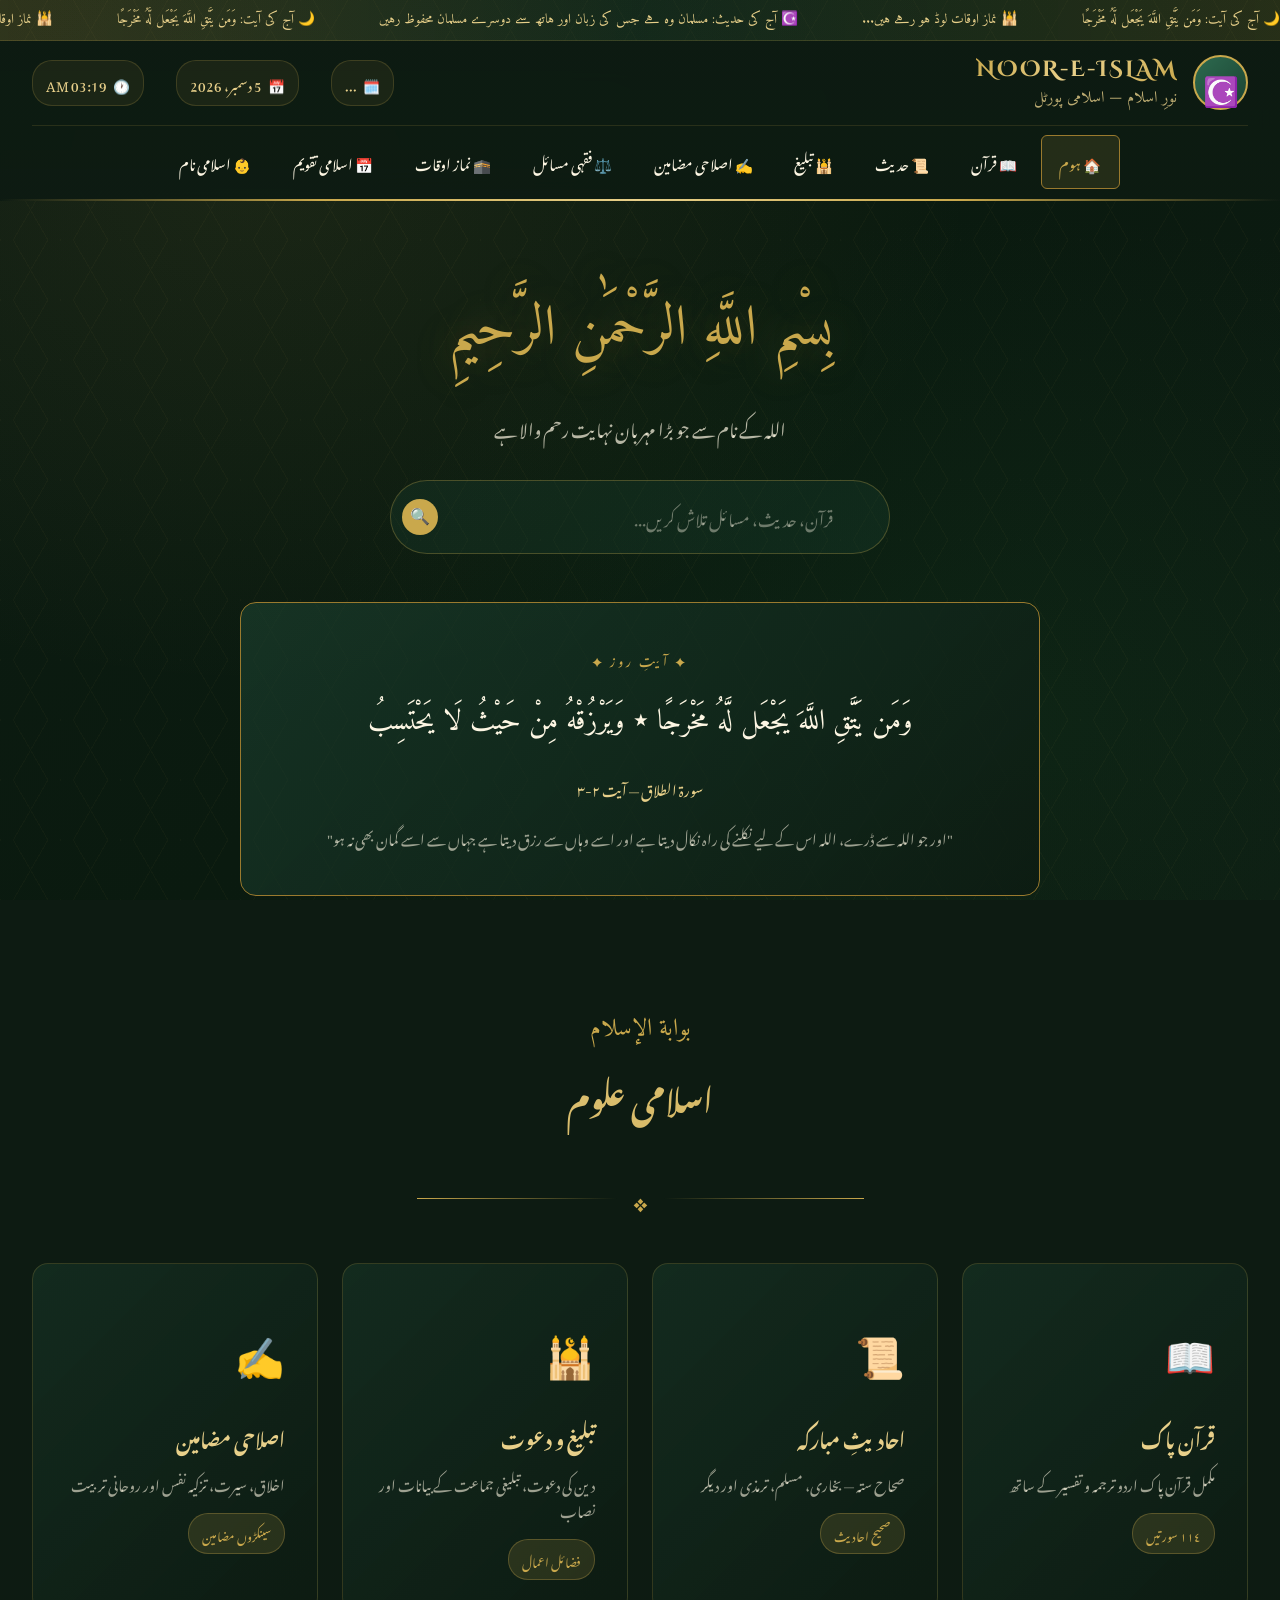
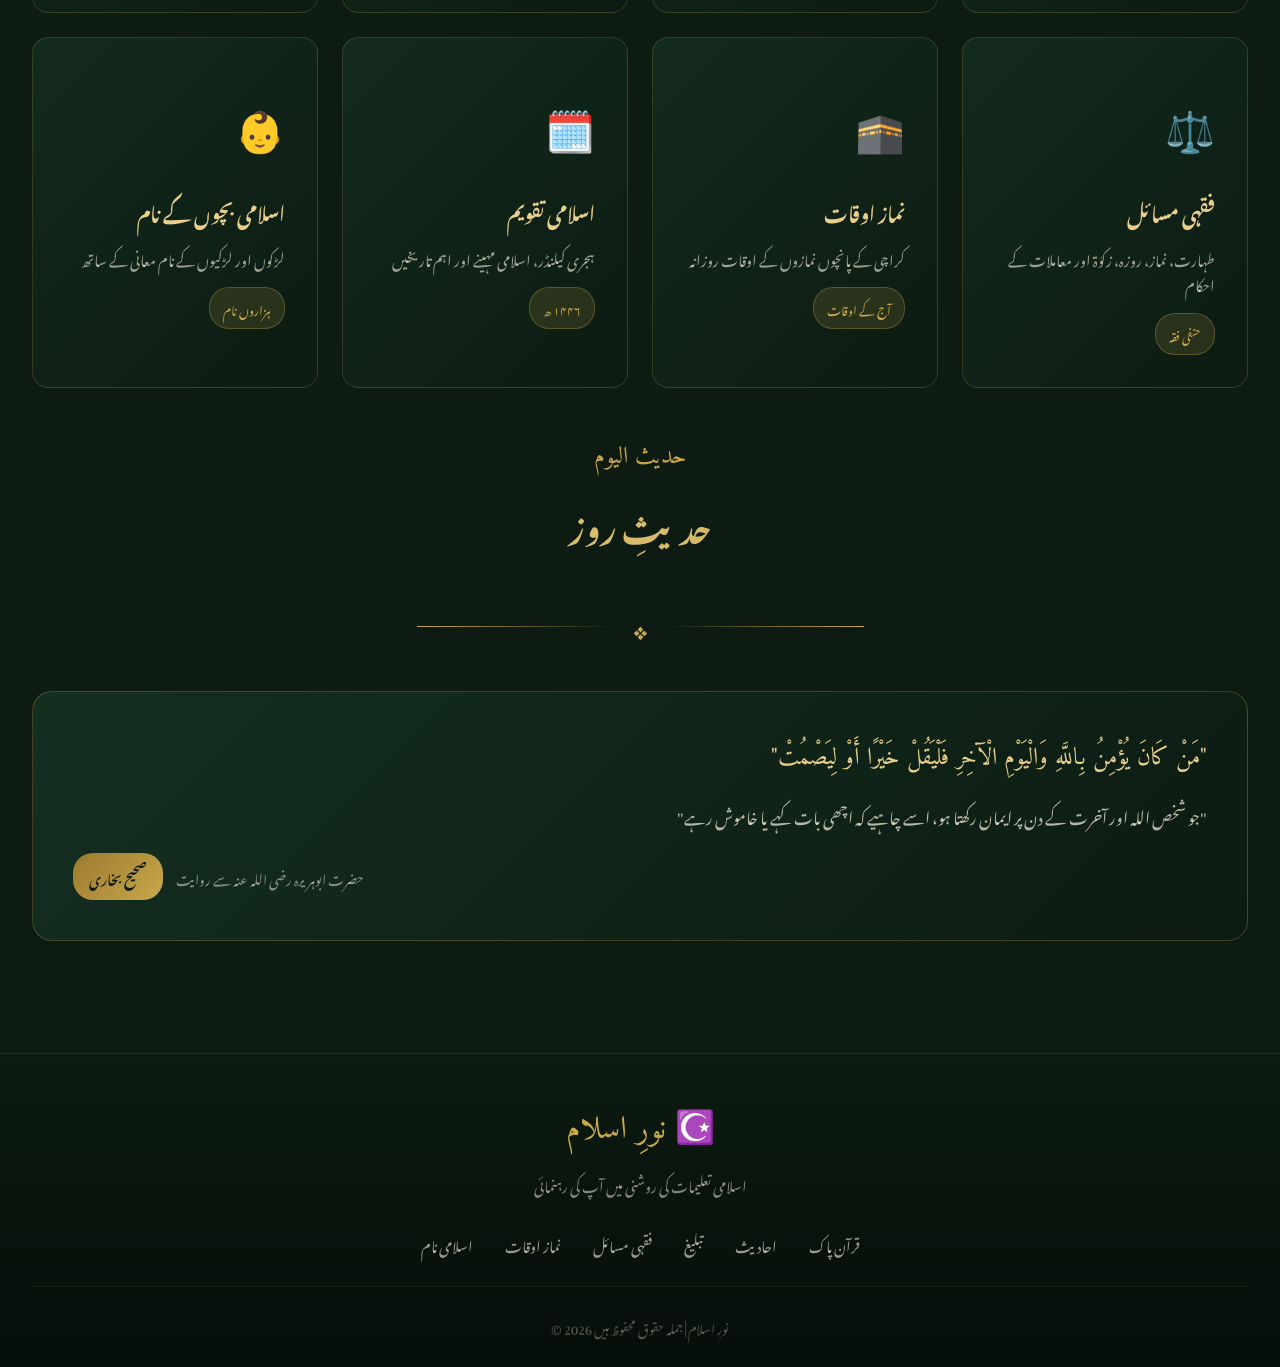
<file: index.html>
<!DOCTYPE html>
<html lang="ur" dir="rtl">
<head>
<meta charset="UTF-8">
<meta name="viewport" content="width=device-width, initial-scale=1.0">
<title>نورِ اسلام — ہوم</title>
<link href="https://fonts.googleapis.com/css2?family=Noto+Nastaliq+Urdu:wght@400;600;700&family=Amiri:ital,wght@0,400;0,700;1,400&family=Cinzel+Decorative:wght@400;700&display=swap" rel="stylesheet">
<link rel="stylesheet" href="style.css">
</head>
<body>
<div class="geo-bg"></div>
<div class="geo-pattern"></div>

<div class="ticker">
  <div class="ticker-inner">
    <span>🌙 آج کی آیت: وَمَن يَتَّقِ اللَّهَ يَجْعَل لَّهُ مَخْرَجًا</span>
    <span id="ticker-namaz">🕌 نماز اوقات لوڈ ہو رہے ہیں...</span>
    <span>☪️ آج کی حدیث: مسلمان وہ ہے جس کی زبان اور ہاتھ سے دوسرے مسلمان محفوظ رہیں</span>
    <span>🌙 آج کی آیت: وَمَن يَتَّقِ اللَّهَ يَجْعَل لَّهُ مَخْرَجًا</span>
    <span id="ticker-namaz">🕌 نماز اوقات لوڈ ہو رہے ہیں...</span>
    <span>☪️ آج کی حدیث: مسلمان وہ ہے جس کی زبان اور ہاتھ سے دوسرے مسلمان محفوظ رہیں</span>
  </div>
</div>

<header>
  <div class="header-top">
    <div class="logo-section">
      <div class="logo-icon">☪️</div>
      <div class="logo-text">
        <h1>NOOR-E-ISLAM</h1>
        <p>نورِ اسلام — اسلامی پورٹل</p>
      </div>
    </div>
    <div class="header-info">
      <div class="info-item">🗓️ <span id="hijri-today" class="hijri-today">...</span></div>
      <div class="info-item">📅 <span id="gregorian-today"></span></div>
      <div class="info-item">🕐 <span id="current-time"></span></div>
    </div>
  </div>
  <nav>
    <a href="index.html" class="active">🏠 ہوم</a>
    <a href="quran.html">📖 قرآن</a>
    <a href="hadees.html">📜 حدیث</a>
    <a href="tabligh.html">🕌 تبلیغ</a>
    <a href="islahi.html">✍️ اصلاحی مضامین</a>
    <a href="fiqh.html">⚖️ فقہی مسائل</a>
    <a href="namaz.html">🕋 نماز اوقات</a>
    <a href="calendar.html">📅 اسلامی تقویم</a>
    <a href="names.html">👶 اسلامی نام</a>
  </nav>
</header>

<section class="hero">
  <div class="bismillah">بِسْمِ اللَّهِ الرَّحْمَٰنِ الرَّحِيمِ</div>
  <p class="hero-tagline">اللہ کے نام سے جو بڑا مہربان نہایت رحم والا ہے</p>
  <div class="search-bar">
    <input type="text" placeholder="قرآن، حدیث، مسائل تلاش کریں...">
    <button class="search-btn">🔍</button>
  </div>
  <div class="ayat-banner">
    <div class="ayat-label">✦ آیتِ روز ✦</div>
    <div class="ayat-text">وَمَن يَتَّقِ اللَّهَ يَجْعَل لَّهُ مَخْرَجًا ٭ وَيَرْزُقْهُ مِنْ حَيْثُ لَا يَحْتَسِبُ</div>
    <div class="ayat-ref">سورۃ الطلاق — آیت ۲-۳</div>
    <div class="ayat-translation">"اور جو اللہ سے ڈرے، اللہ اس کے لیے نکلنے کی راہ نکال دیتا ہے اور اسے وہاں سے رزق دیتا ہے جہاں سے اسے گمان بھی نہ ہو"</div>
  </div>
</section>

<section class="main-section">
  <div class="section-title"><span class="ar">بوابة الإسلام</span><h2>اسلامی علوم</h2></div>
  <div class="divider"><span class="ornament">❖</span></div>
  <div class="cards-grid">
    <a href="quran.html" class="card">
      <span class="card-icon">📖</span>
      <h3>قرآن پاک</h3>
      <p>مکمل قرآن پاک اردو ترجمہ و تفسیر کے ساتھ</p>
      <div class="card-badge">١١٤ سورتیں</div>
    </a>
    <a href="hadees.html" class="card">
      <span class="card-icon">📜</span>
      <h3>احادیثِ مبارکہ</h3>
      <p>صحاح ستہ — بخاری، مسلم، ترمذی اور دیگر</p>
      <div class="card-badge">صحیح احادیث</div>
    </a>
    <a href="tabligh.html" class="card">
      <span class="card-icon">🕌</span>
      <h3>تبلیغ و دعوت</h3>
      <p>دین کی دعوت، تبلیغی جماعت کے بیانات اور نصاب</p>
      <div class="card-badge">فضائل اعمال</div>
    </a>
    <a href="islahi.html" class="card">
      <span class="card-icon">✍️</span>
      <h3>اصلاحی مضامین</h3>
      <p>اخلاق، سیرت، تزکیہ نفس اور روحانی تربیت</p>
      <div class="card-badge">سینکڑوں مضامین</div>
    </a>
    <a href="fiqh.html" class="card">
      <span class="card-icon">⚖️</span>
      <h3>فقہی مسائل</h3>
      <p>طہارت، نماز، روزہ، زکوٰۃ اور معاملات کے احکام</p>
      <div class="card-badge">حنفی فقہ</div>
    </a>
    <a href="namaz.html" class="card">
      <span class="card-icon">🕋</span>
      <h3>نماز اوقات</h3>
      <p>کراچی کے پانچوں نمازوں کے اوقات روزانہ</p>
      <div class="card-badge">آج کے اوقات</div>
    </a>
    <a href="calendar.html" class="card">
      <span class="card-icon">🗓️</span>
      <h3>اسلامی تقویم</h3>
      <p>ہجری کیلنڈر، اسلامی مہینے اور اہم تاریخیں</p>
      <div class="card-badge">١۴۴۶ ھ</div>
    </a>
    <a href="names.html" class="card">
      <span class="card-icon">👶</span>
      <h3>اسلامی بچوں کے نام</h3>
      <p>لڑکوں اور لڑکیوں کے نام معانی کے ساتھ</p>
      <div class="card-badge">ہزاروں نام</div>
    </a>
  </div>
</section>

<!-- Hadees of Day -->
<section class="main-section" style="padding-top:0;">
  <div class="section-title"><span class="ar">حديث اليوم</span><h2>حدیثِ روز</h2></div>
  <div class="divider"><span class="ornament">❖</span></div>
  <div class="hadees-card">
    <div class="hadees-text">
      "مَنْ كَانَ يُؤْمِنُ بِاللَّهِ وَالْيَوْمِ الْآخِرِ فَلْيَقُلْ خَيْرًا أَوْ لِيَصْمُتْ"
    </div>
    <div class="hadees-urdu">"جو شخص اللہ اور آخرت کے دن پر ایمان رکھتا ہو، اسے چاہیے کہ اچھی بات کہے یا خاموش رہے"</div>
    <div class="hadees-source">
      <span class="hadees-narrator">حضرت ابوہریرہ رضی اللہ عنہ سے روایت</span>
      <span class="source-badge">صحیح بخاری</span>
    </div>
  </div>
</section>

<footer>
  <div class="footer-logo">☪️ نورِ اسلام</div>
  <p class="footer-tagline">اسلامی تعلیمات کی روشنی میں آپ کی رہنمائی</p>
  <div class="footer-links">
    <a href="quran.html">قرآن پاک</a>
    <a href="hadees.html">احادیث</a>
    <a href="tabligh.html">تبلیغ</a>
    <a href="fiqh.html">فقہی مسائل</a>
    <a href="namaz.html">نماز اوقات</a>
    <a href="names.html">اسلامی نام</a>
  </div>
  <div class="footer-copy">© 2026 نورِ اسلام | جملہ حقوق محفوظ ہیں</div>
</footer>
<script src="main.js"></script>
</body>
</html>
</file>
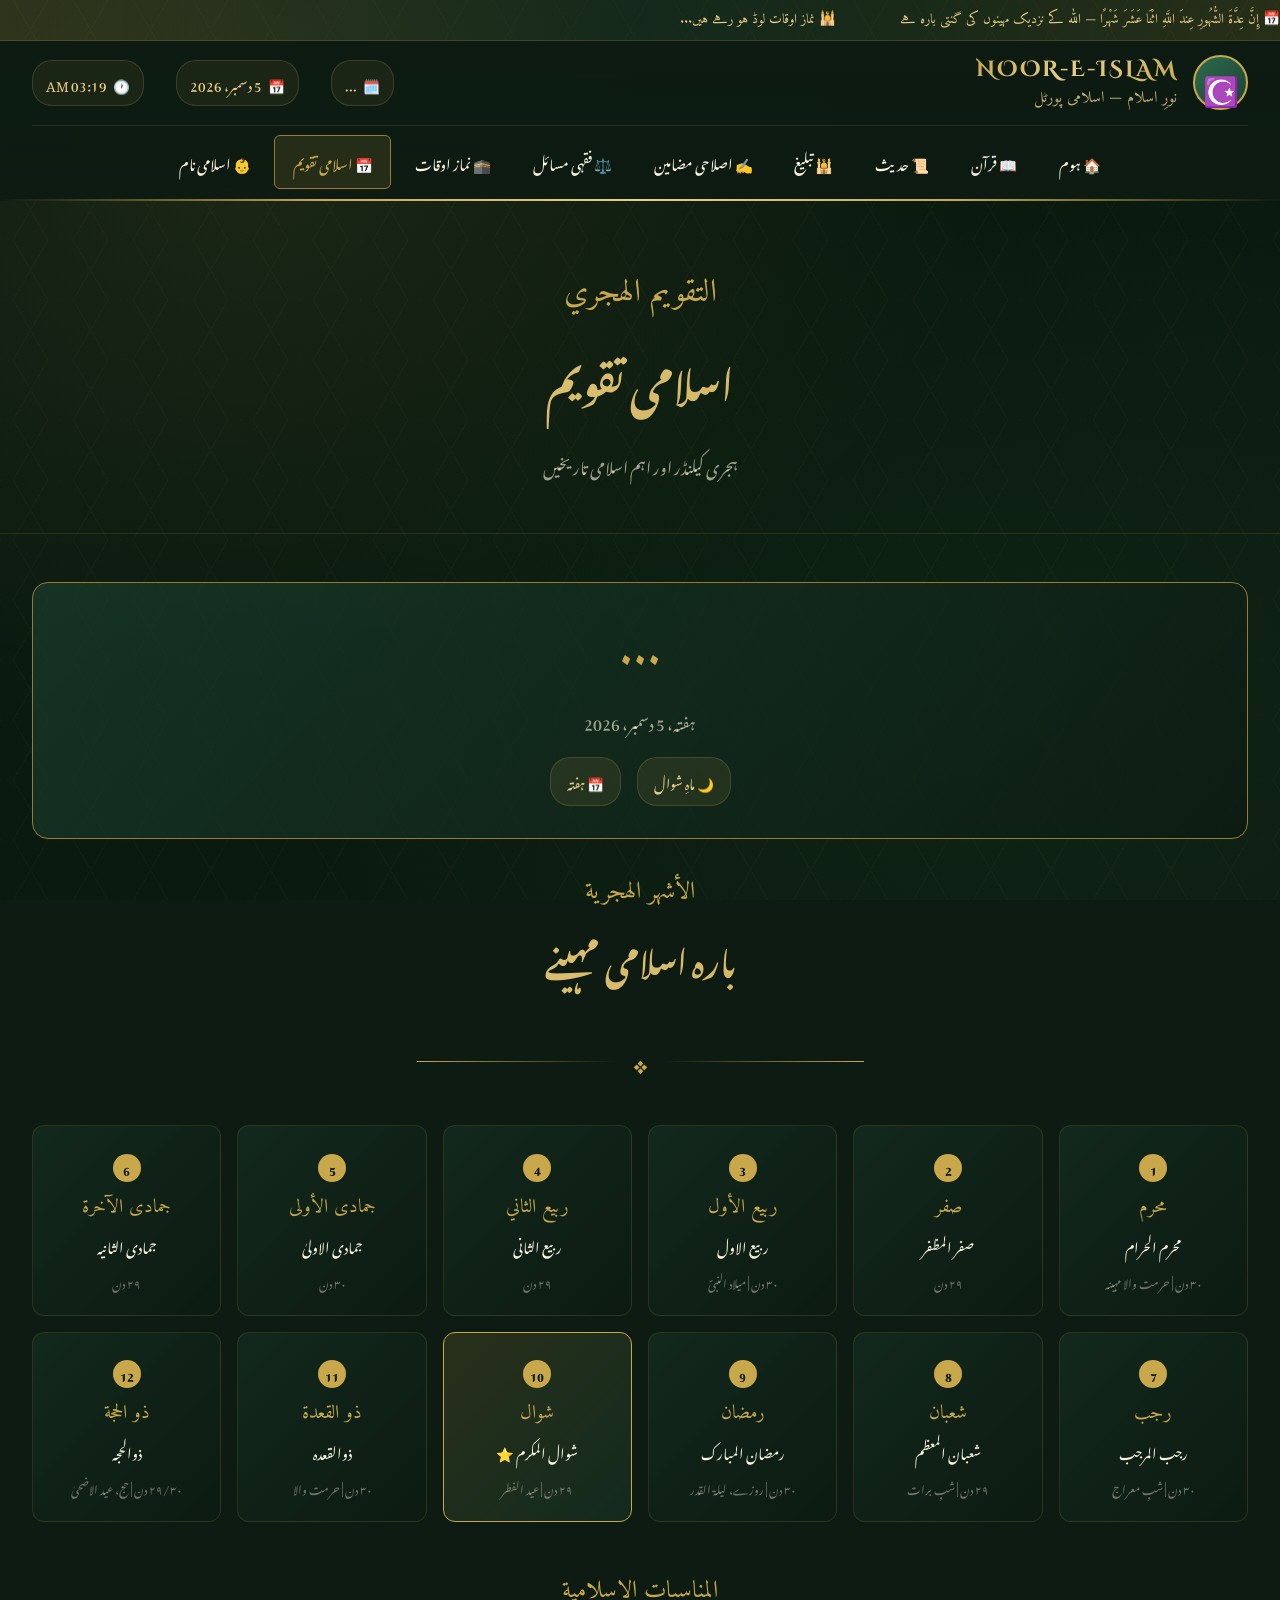
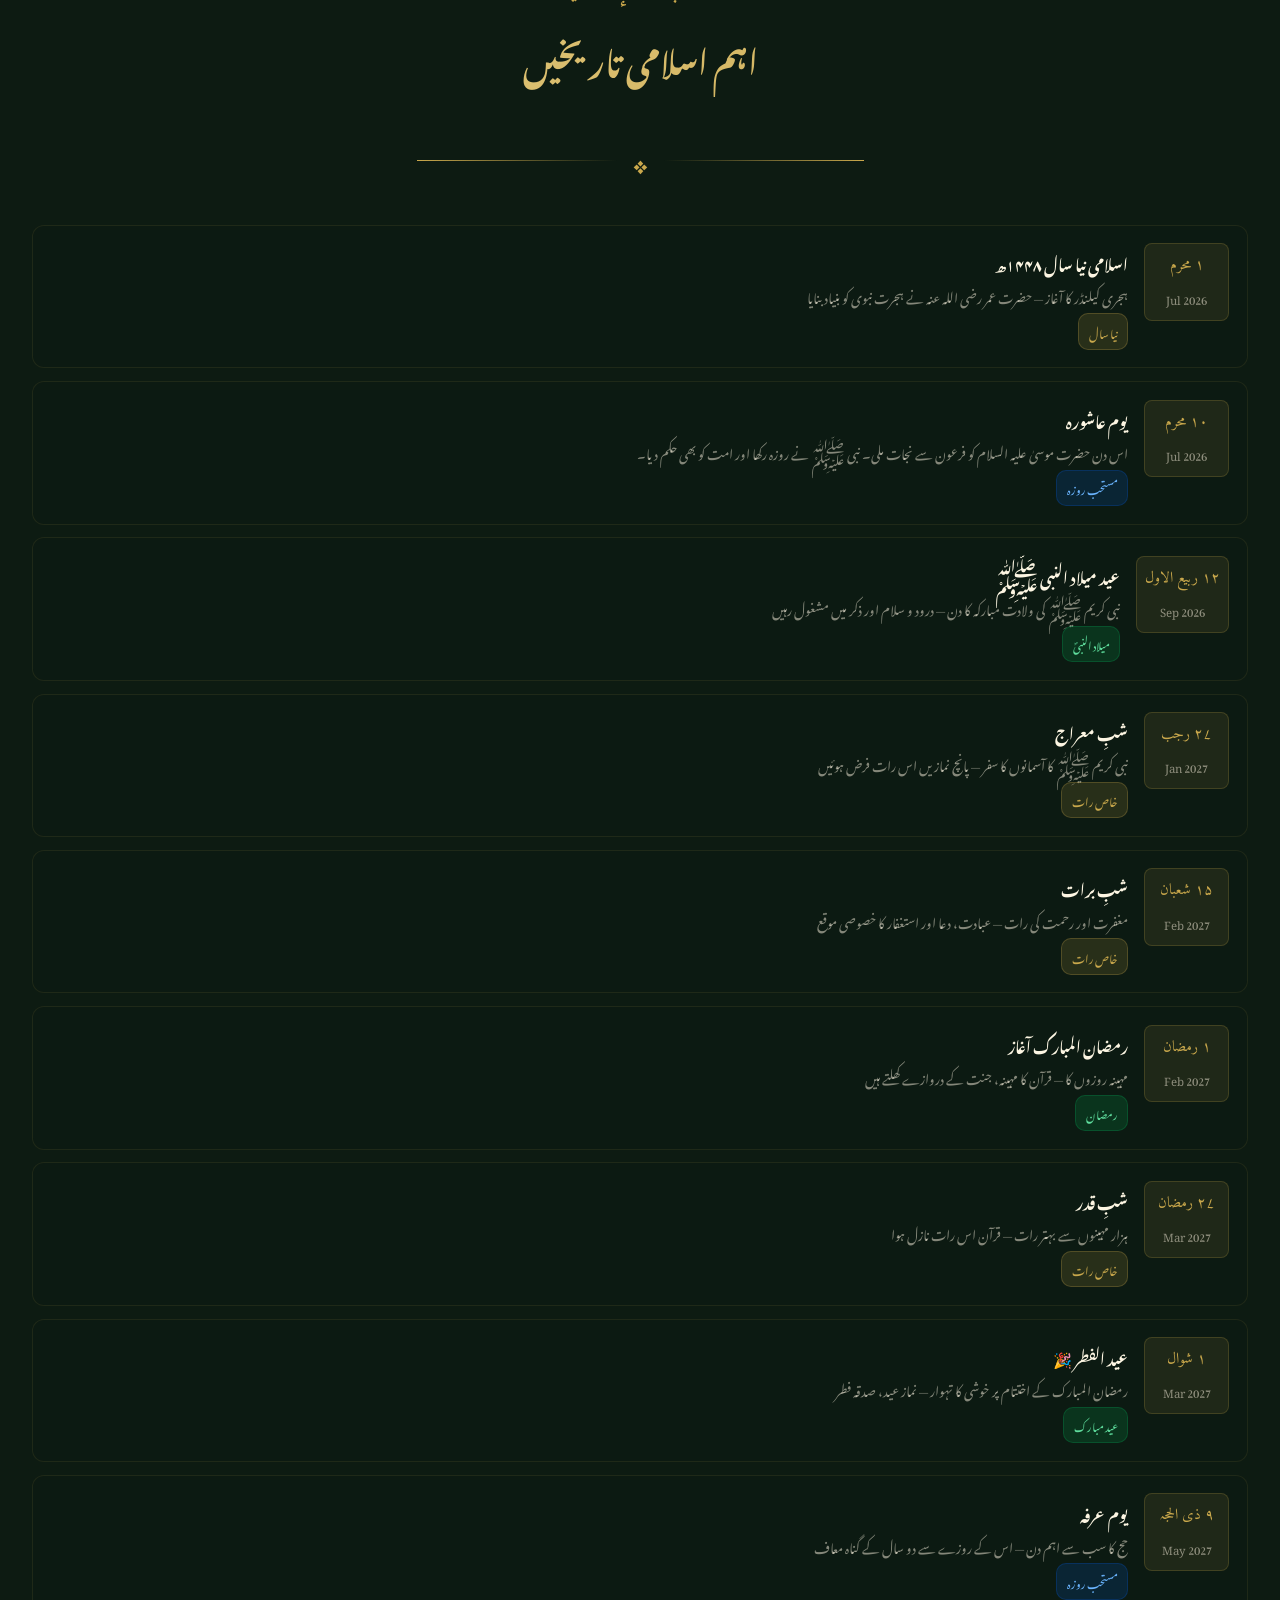
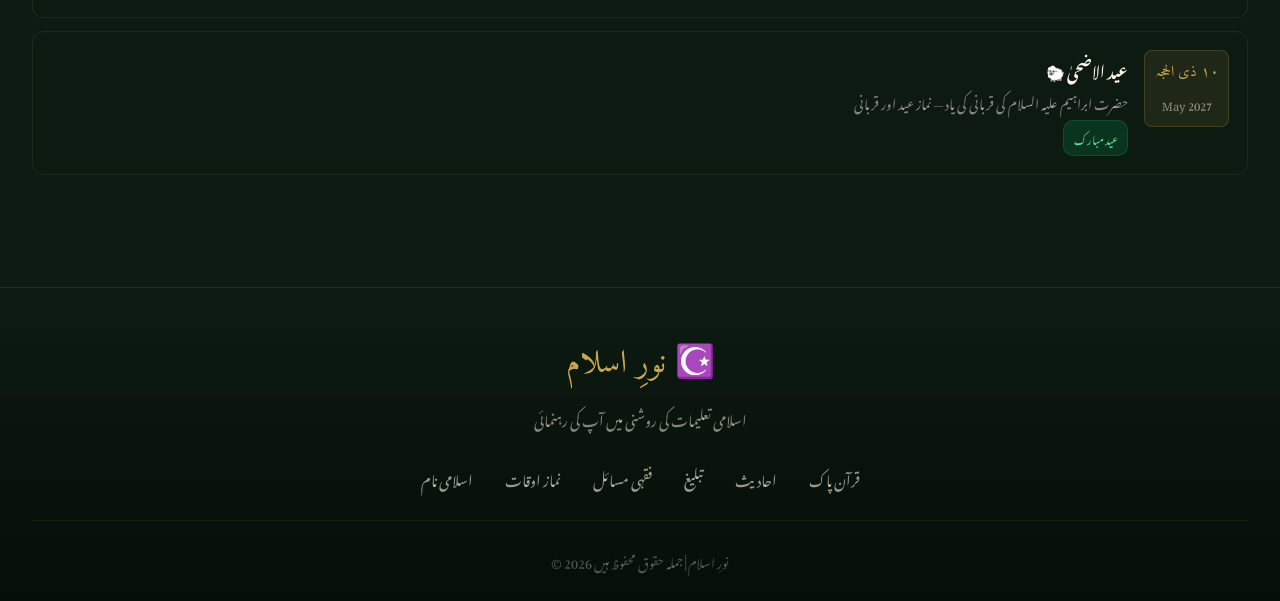
<file: calendar.html>
<!DOCTYPE html>
<html lang="ur" dir="rtl">
<head>
<meta charset="UTF-8">
<meta name="viewport" content="width=device-width, initial-scale=1.0">
<title>نورِ اسلام — اسلامی تقویم</title>
<link href="https://fonts.googleapis.com/css2?family=Noto+Nastaliq+Urdu:wght@400;600;700&family=Amiri:ital,wght@0,400;0,700;1,400&family=Cinzel+Decorative:wght@400;700&display=swap" rel="stylesheet">
<link rel="stylesheet" href="style.css">
<style>
  .today-hijri-box { background:linear-gradient(135deg,rgba(29,67,50,0.6),rgba(13,27,18,0.8)); border:1px solid var(--gold-dark); border-radius:16px; padding:2rem; text-align:center; margin-bottom:2rem; }
  .today-hijri-big { font-family:'Amiri',serif; font-size:clamp(1.8rem,4vw,2.8rem); color:var(--gold); margin-bottom:0.5rem; }
  .today-greg { color:rgba(253,246,227,0.6); font-size:1rem; }

  .months-grid { display:grid; grid-template-columns:repeat(auto-fill,minmax(175px,1fr)); gap:1rem; margin-bottom:3rem; }
  .month-card { background:linear-gradient(135deg,rgba(29,67,50,0.35),rgba(13,27,18,0.5)); border:1px solid rgba(201,168,76,0.15); border-radius:12px; padding:1.2rem; text-align:center; transition:all 0.3s; cursor:pointer; }
  .month-card:hover { border-color:var(--gold); transform:translateY(-3px); }
  .month-card.current-month { border-color:var(--gold); background:linear-gradient(135deg,rgba(201,168,76,0.15),rgba(29,67,50,0.4)); }
  .month-num-badge { display:inline-flex; align-items:center; justify-content:center; width:28px; height:28px; background:var(--gold); color:var(--dark); border-radius:50%; font-size:0.75rem; font-weight:700; margin:0 auto 0.5rem; direction:ltr; }
  .month-ar { font-family:'Amiri',serif; font-size:1.2rem; color:var(--gold); margin-bottom:0.2rem; }
  .month-ur { font-size:0.88rem; color:var(--cream); }
  .month-days { font-size:0.72rem; color:rgba(253,246,227,0.4); margin-top:0.3rem; }

  .event-list { display:flex; flex-direction:column; gap:0.8rem; }
  .event-card { display:flex; gap:1rem; align-items:flex-start; background:rgba(13,27,18,0.5); border:1px solid rgba(201,168,76,0.1); border-radius:12px; padding:1.1rem; transition:all 0.3s; }
  .event-card:hover { border-color:rgba(201,168,76,0.3); }
  .event-date-box { min-width:85px; text-align:center; background:rgba(201,168,76,0.1); border:1px solid rgba(201,168,76,0.2); border-radius:8px; padding:0.5rem; }
  .event-hijri-d { font-family:'Amiri',serif; font-size:0.95rem; color:var(--gold); }
  .event-greg-d { font-size:0.72rem; color:rgba(253,246,227,0.5); direction:ltr; margin-top:0.2rem; }
  .event-info h4 { color:var(--cream); font-size:0.95rem; margin-bottom:0.2rem; }
  .event-info p { font-size:0.82rem; color:rgba(253,246,227,0.5); line-height:1.7; }
  .event-badge { display:inline-block; font-size:0.7rem; padding:0.2rem 0.6rem; border-radius:10px; margin-top:0.4rem; }
  .eid-badge { background:rgba(0,200,100,0.15); color:#5fdd9d; border:1px solid rgba(0,200,100,0.2); }
  .special-badge { background:rgba(201,168,76,0.15); color:var(--gold); border:1px solid rgba(201,168,76,0.25); }
  .fast-badge { background:rgba(0,100,255,0.15); color:#6BB5FF; border:1px solid rgba(0,100,255,0.2); }
</style>
</head>
<body>
<div class="geo-bg"></div><div class="geo-pattern"></div>
<div class="ticker"><div class="ticker-inner">
  <span>📅 إِنَّ عِدَّةَ الشُّهُورِ عِندَ اللَّهِ اثْنَا عَشَرَ شَهْرًا — اللہ کے نزدیک مہینوں کی گنتی بارہ ہے</span>
  <span id="ticker-namaz">🕌 نماز اوقات لوڈ ہو رہے ہیں...</span>
</div></div>
<header>
  <div class="header-top">
    <div class="logo-section">
      <div class="logo-icon">☪️</div>
      <div class="logo-text"><h1>NOOR-E-ISLAM</h1><p>نورِ اسلام — اسلامی پورٹل</p></div>
    </div>
    <div class="header-info">
      <div class="info-item">🗓️ <span id="hijri-today" class="hijri-today">...</span></div>
      <div class="info-item">📅 <span id="gregorian-today"></span></div>
      <div class="info-item">🕐 <span id="current-time"></span></div>
    </div>
  </div>
  <nav>
    <a href="index.html">🏠 ہوم</a><a href="quran.html">📖 قرآن</a><a href="hadees.html">📜 حدیث</a>
    <a href="tabligh.html">🕌 تبلیغ</a><a href="islahi.html">✍️ اصلاحی مضامین</a>
    <a href="fiqh.html">⚖️ فقہی مسائل</a><a href="namaz.html">🕋 نماز اوقات</a>
    <a href="calendar.html" class="active">📅 اسلامی تقویم</a><a href="names.html">👶 اسلامی نام</a>
  </nav>
</header>

<div class="page-hero">
  <div class="ar-title">التقويم الهجري</div>
  <h1>اسلامی تقویم</h1>
  <p>ہجری کیلنڈر اور اہم اسلامی تاریخیں</p>
</div>

<section class="main-section">
  <!-- Today Hijri Date -->
  <div class="today-hijri-box">
    <div class="today-hijri-big" id="hijri-big">...</div>
    <div class="today-greg" id="greg-big">...</div>
    <div style="margin-top:1rem; display:flex; justify-content:center; gap:1rem; flex-wrap:wrap;">
      <span style="background:rgba(201,168,76,0.1);border:1px solid rgba(201,168,76,0.2);padding:0.4rem 1rem;border-radius:20px;font-size:0.85rem;color:var(--gold-light);" id="month-label">🌙 ماہِ شوال</span>
      <span style="background:rgba(201,168,76,0.1);border:1px solid rgba(201,168,76,0.2);padding:0.4rem 1rem;border-radius:20px;font-size:0.85rem;color:var(--gold-light);" id="day-label">📅 ہفتہ</span>
    </div>
  </div>

  <!-- 12 Months -->
  <div class="section-title"><span class="ar">الأشهر الهجرية</span><h2>بارہ اسلامی مہینے</h2></div>
  <div class="divider"><span class="ornament">❖</span></div>
  <div class="months-grid">
    <div class="month-card"><div class="month-num-badge">1</div><div class="month-ar">محرم</div><div class="month-ur">محرم الحرام</div><div class="month-days">۳۰ دن | حرمت والا مہینہ</div></div>
    <div class="month-card"><div class="month-num-badge">2</div><div class="month-ar">صفر</div><div class="month-ur">صفر المظفر</div><div class="month-days">۲۹ دن</div></div>
    <div class="month-card"><div class="month-num-badge">3</div><div class="month-ar">ربيع الأول</div><div class="month-ur">ربیع الاول</div><div class="month-days">۳۰ دن | میلاد النبیؐ</div></div>
    <div class="month-card"><div class="month-num-badge">4</div><div class="month-ar">ربيع الثاني</div><div class="month-ur">ربیع الثانی</div><div class="month-days">۲۹ دن</div></div>
    <div class="month-card"><div class="month-num-badge">5</div><div class="month-ar">جمادى الأولى</div><div class="month-ur">جمادی الاولیٰ</div><div class="month-days">۳۰ دن</div></div>
    <div class="month-card"><div class="month-num-badge">6</div><div class="month-ar">جمادى الآخرة</div><div class="month-ur">جمادی الثانیہ</div><div class="month-days">۲۹ دن</div></div>
    <div class="month-card"><div class="month-num-badge">7</div><div class="month-ar">رجب</div><div class="month-ur">رجب المرجب</div><div class="month-days">۳۰ دن | شبِ معراج</div></div>
    <div class="month-card"><div class="month-num-badge">8</div><div class="month-ar">شعبان</div><div class="month-ur">شعبان المعظم</div><div class="month-days">۲۹ دن | شبِ برات</div></div>
    <div class="month-card"><div class="month-num-badge">9</div><div class="month-ar">رمضان</div><div class="month-ur">رمضان المبارک</div><div class="month-days">۳۰ دن | روزے، لیلۃ القدر</div></div>
    <div class="month-card current-month"><div class="month-num-badge">10</div><div class="month-ar">شوال</div><div class="month-ur">شوال المکرم ⭐</div><div class="month-days">۲۹ دن | عید الفطر</div></div>
    <div class="month-card"><div class="month-num-badge">11</div><div class="month-ar">ذو القعدة</div><div class="month-ur">ذوالقعدہ</div><div class="month-days">۳۰ دن | حرمت والا</div></div>
    <div class="month-card"><div class="month-num-badge">12</div><div class="month-ar">ذو الحجة</div><div class="month-ur">ذوالحجہ</div><div class="month-days">۲۹/۳۰ دن | حج، عید الاضحیٰ</div></div>
  </div>

  <!-- Important Dates -->
  <div class="section-title"><span class="ar">المناسبات الإسلامية</span><h2>اہم اسلامی تاریخیں</h2></div>
  <div class="divider"><span class="ornament">❖</span></div>
  <div class="event-list">
    <div class="event-card">
      <div class="event-date-box"><div class="event-hijri-d">۱ محرم</div><div class="event-greg-d">Jul 2026</div></div>
      <div class="event-info"><h4>اسلامی نیا سال ۱۴۴۸ھ</h4><p>ہجری کیلنڈر کا آغاز — حضرت عمر رضی اللہ عنہ نے ہجرت نبوی کو بنیاد بنایا</p><span class="event-badge special-badge">نیا سال</span></div>
    </div>
    <div class="event-card">
      <div class="event-date-box"><div class="event-hijri-d">۱۰ محرم</div><div class="event-greg-d">Jul 2026</div></div>
      <div class="event-info"><h4>یوم عاشورہ</h4><p>اس دن حضرت موسیٰ علیہ السلام کو فرعون سے نجات ملی۔ نبی ﷺ نے روزہ رکھا اور امت کو بھی حکم دیا۔</p><span class="event-badge fast-badge">مستحب روزہ</span></div>
    </div>
    <div class="event-card">
      <div class="event-date-box"><div class="event-hijri-d">۱۲ ربیع الاول</div><div class="event-greg-d">Sep 2026</div></div>
      <div class="event-info"><h4>عید میلاد النبی ﷺ</h4><p>نبی کریم ﷺ کی ولادت مبارکہ کا دن — درود و سلام اور ذکر میں مشغول رہیں</p><span class="event-badge eid-badge">میلاد النبیؐ</span></div>
    </div>
    <div class="event-card">
      <div class="event-date-box"><div class="event-hijri-d">۲۷ رجب</div><div class="event-greg-d">Jan 2027</div></div>
      <div class="event-info"><h4>شبِ معراج</h4><p>نبی کریم ﷺ کا آسمانوں کا سفر — پانچ نمازیں اس رات فرض ہوئیں</p><span class="event-badge special-badge">خاص رات</span></div>
    </div>
    <div class="event-card">
      <div class="event-date-box"><div class="event-hijri-d">۱۵ شعبان</div><div class="event-greg-d">Feb 2027</div></div>
      <div class="event-info"><h4>شبِ برات</h4><p>مغفرت اور رحمت کی رات — عبادت، دعا اور استغفار کا خصوصی موقع</p><span class="event-badge special-badge">خاص رات</span></div>
    </div>
    <div class="event-card">
      <div class="event-date-box"><div class="event-hijri-d">۱ رمضان</div><div class="event-greg-d">Feb 2027</div></div>
      <div class="event-info"><h4>رمضان المبارک آغاز</h4><p>مہینہ روزوں کا — قرآن کا مہینہ، جنت کے دروازے کھلتے ہیں</p><span class="event-badge eid-badge">رمضان</span></div>
    </div>
    <div class="event-card">
      <div class="event-date-box"><div class="event-hijri-d">۲۷ رمضان</div><div class="event-greg-d">Mar 2027</div></div>
      <div class="event-info"><h4>شبِ قدر</h4><p>ہزار مہینوں سے بہتر رات — قرآن اس رات نازل ہوا</p><span class="event-badge special-badge">خاص رات</span></div>
    </div>
    <div class="event-card">
      <div class="event-date-box"><div class="event-hijri-d">۱ شوال</div><div class="event-greg-d">Mar 2027</div></div>
      <div class="event-info"><h4>عید الفطر 🎉</h4><p>رمضان المبارک کے اختتام پر خوشی کا تہوار — نماز عید، صدقہ فطر</p><span class="event-badge eid-badge">عید مبارک</span></div>
    </div>
    <div class="event-card">
      <div class="event-date-box"><div class="event-hijri-d">۹ ذی الحجہ</div><div class="event-greg-d">May 2027</div></div>
      <div class="event-info"><h4>یوم عرفہ</h4><p>حج کا سب سے اہم دن — اس کے روزے سے دو سال کے گناہ معاف</p><span class="event-badge fast-badge">مستحب روزہ</span></div>
    </div>
    <div class="event-card">
      <div class="event-date-box"><div class="event-hijri-d">۱۰ ذی الحجہ</div><div class="event-greg-d">May 2027</div></div>
      <div class="event-info"><h4>عید الاضحیٰ 🐑</h4><p>حضرت ابراہیم علیہ السلام کی قربانی کی یاد — نماز عید اور قربانی</p><span class="event-badge eid-badge">عید مبارک</span></div>
    </div>
  </div>
</section>

<footer>
  <div class="footer-logo">☪️ نورِ اسلام</div>
  <p class="footer-tagline">اسلامی تعلیمات کی روشنی میں آپ کی رہنمائی</p>
  <div class="footer-links">
    <a href="quran.html">قرآن پاک</a><a href="hadees.html">احادیث</a>
    <a href="tabligh.html">تبلیغ</a><a href="fiqh.html">فقہی مسائل</a>
    <a href="namaz.html">نماز اوقات</a><a href="names.html">اسلامی نام</a>
  </div>
  <div class="footer-copy">© 2026 نورِ اسلام | جملہ حقوق محفوظ ہیں</div>
</footer>
<script src="main.js"></script>
<script>
async function loadHijriDate() {
  const today = new Date();
  const d=today.getDate(), mo=today.getMonth()+1, y=today.getFullYear();
  const days=['اتوار','پیر','منگل','بدھ','جمعرات','جمعہ','ہفتہ'];
  document.getElementById('greg-big').textContent = today.toLocaleDateString('ur-PK',{weekday:'long',day:'numeric',month:'long',year:'numeric'});
  document.getElementById('day-label').textContent = '📅 ' + days[today.getDay()];
  try {
    const res = await fetch(`https://api.aladhan.com/v1/gToH/${d}-${mo}-${y}`);
    const data = await res.json();
    if(data.code===200) {
      const h=data.data.hijri;
      document.getElementById('hijri-big').textContent = `${h.day} ${h.month.ar} ${h.year}ھ`;
      document.getElementById('month-label').textContent = `🌙 ماہِ ${h.month.ar}`;
    }
  } catch(e) {}
}
loadHijriDate();
</script>
</body>
</html>
</file>
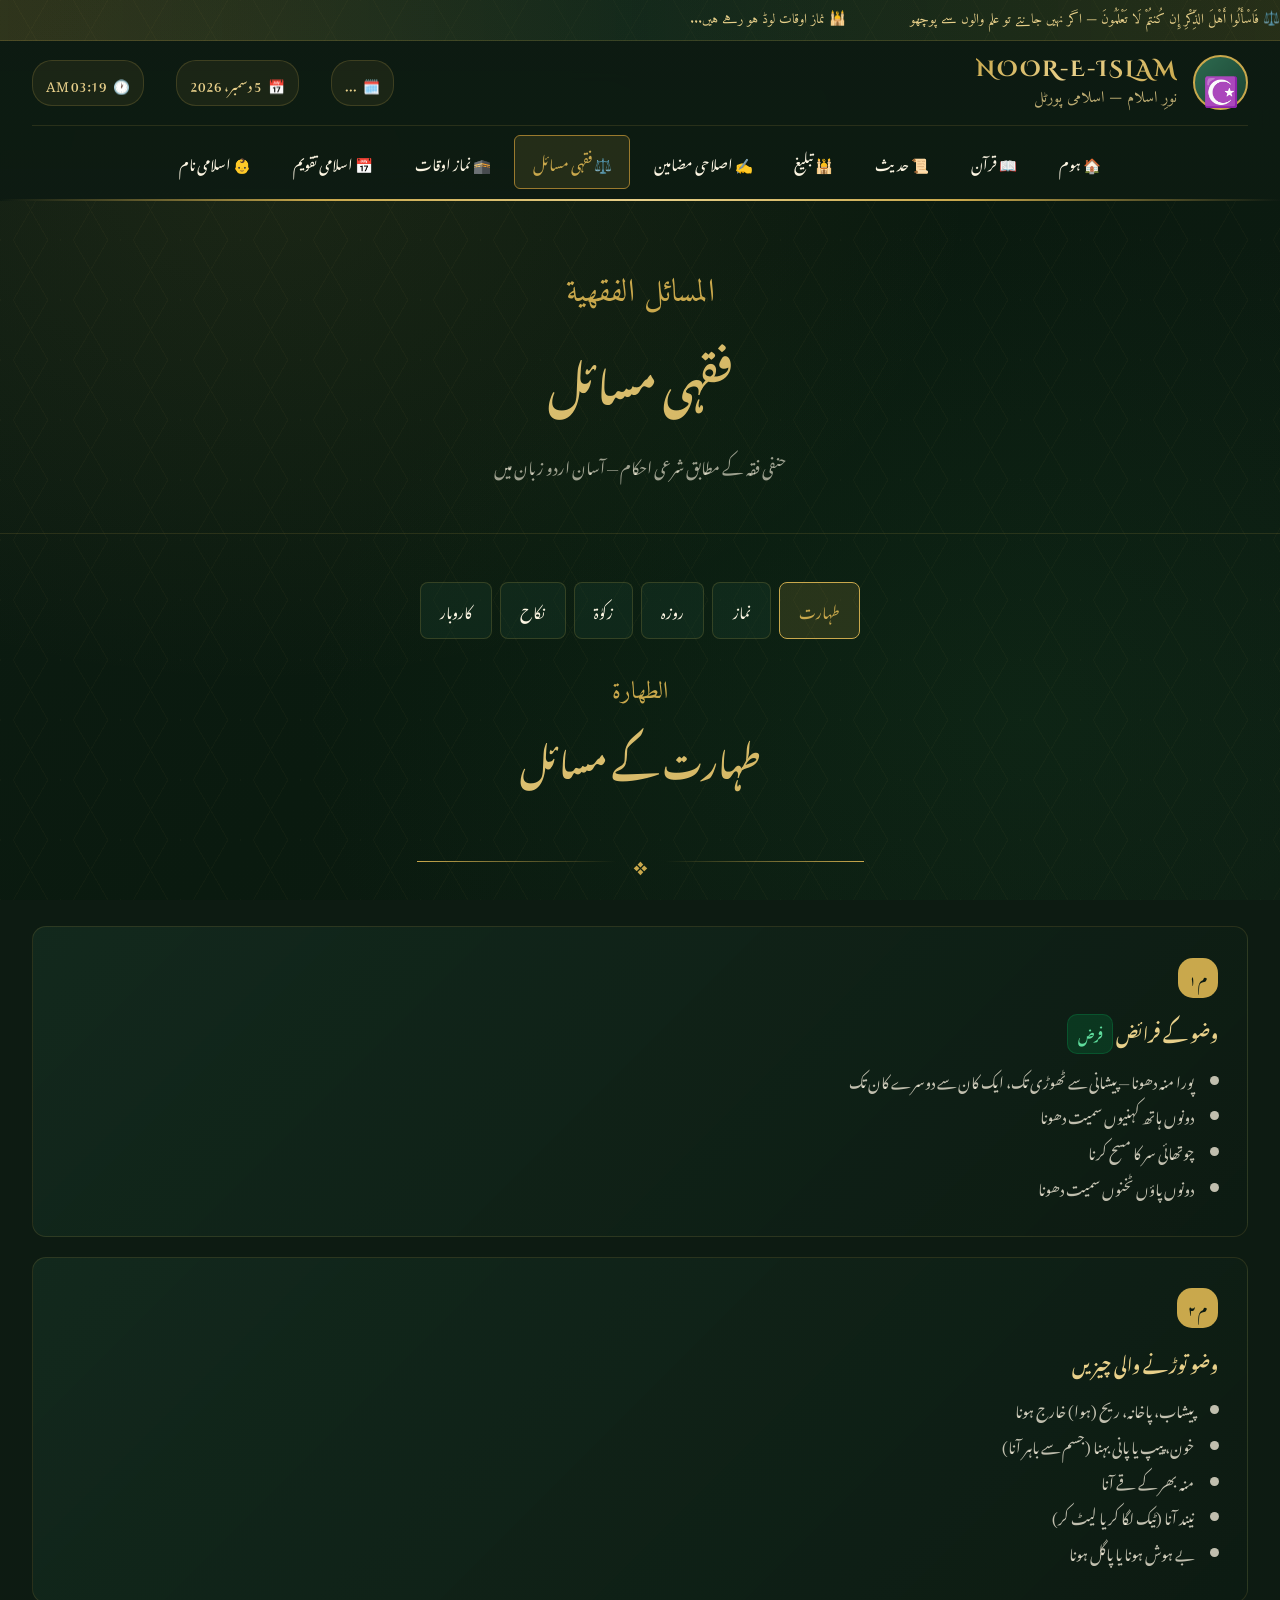
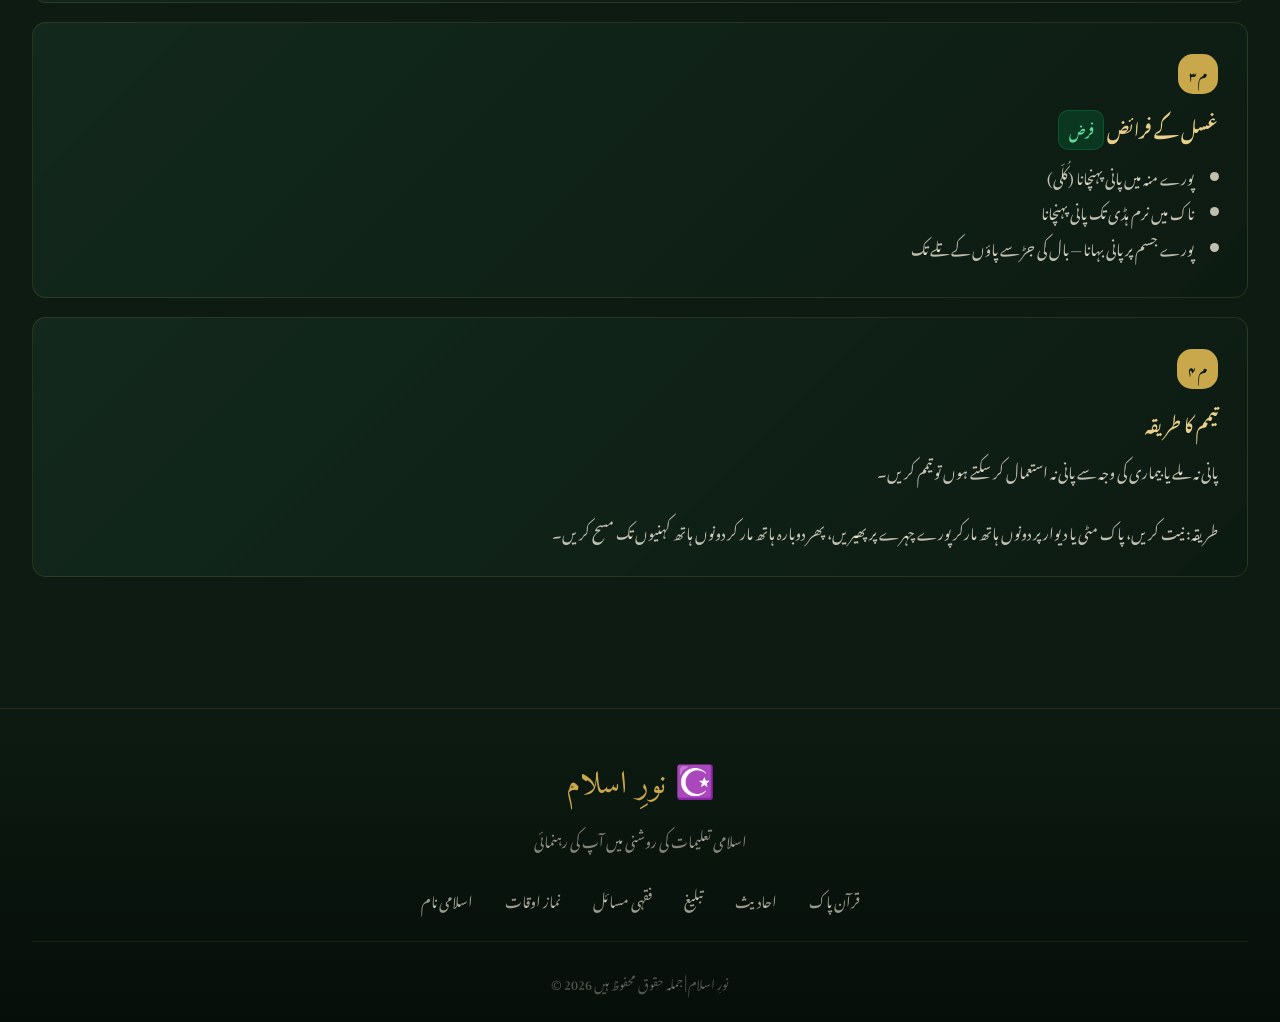
<file: fiqh.html>
<!DOCTYPE html>
<html lang="ur" dir="rtl">
<head>
<meta charset="UTF-8">
<meta name="viewport" content="width=device-width, initial-scale=1.0">
<title>نورِ اسلام — فقہی مسائل</title>
<link href="https://fonts.googleapis.com/css2?family=Noto+Nastaliq+Urdu:wght@400;600;700&family=Amiri:ital,wght@0,400;0,700;1,400&family=Cinzel+Decorative:wght@400;700&display=swap" rel="stylesheet">
<link rel="stylesheet" href="style.css">
<style>
  .tab-nav { display:flex; gap:0.5rem; flex-wrap:wrap; margin-bottom:2rem; justify-content:center; }
  .tab-nav button { background:rgba(29,67,50,0.3); border:1px solid rgba(201,168,76,0.2); color:var(--cream); padding:0.6rem 1.2rem; border-radius:8px; cursor:pointer; font-family:inherit; font-size:0.9rem; transition:all 0.3s; }
  .tab-nav button.active, .tab-nav button:hover { background:rgba(201,168,76,0.15); border-color:var(--gold); color:var(--gold); }
  .tab-content { display:none !important; }
  .tab-content.active { display:block !important; }
  .masla-card { background:linear-gradient(135deg,rgba(29,67,50,0.35),rgba(13,27,18,0.55)); border:1px solid rgba(201,168,76,0.15); border-radius:14px; padding:1.8rem; margin-bottom:1.2rem; }
  .masla-card:hover { border-color:rgba(201,168,76,0.35); }
  .masla-num { display:inline-block; background:var(--gold); color:var(--dark); font-size:0.8rem; font-weight:700; padding:0.25rem 0.7rem; border-radius:15px; margin-bottom:0.8rem; direction:ltr; }
  .masla-card h3 { color:var(--gold-light); font-size:1.05rem; margin-bottom:0.7rem; }
  .masla-card p { color:rgba(253,246,227,0.75); font-size:0.92rem; line-height:2.1; }
  .masla-card ul { color:rgba(253,246,227,0.75); font-size:0.92rem; line-height:2.1; padding-right:1.5rem; }
  .masla-card li { margin-bottom:0.3rem; }
  .hukm { display:inline-block; font-size:0.78rem; padding:0.2rem 0.6rem; border-radius:10px; margin-left:0.5rem; }
  .farz { background:rgba(0,200,100,0.15); color:#5fdd9d; border:1px solid rgba(0,200,100,0.2); }
  .wajib { background:rgba(201,168,76,0.15); color:var(--gold); border:1px solid rgba(201,168,76,0.25); }
  .sunnat { background:rgba(0,100,255,0.15); color:#6BB5FF; border:1px solid rgba(0,100,255,0.2); }
  .makrooh { background:rgba(255,100,0,0.15); color:#FFA07A; border:1px solid rgba(255,100,0,0.2); }
  .haram { background:rgba(255,0,0,0.15); color:#FF6B6B; border:1px solid rgba(255,0,0,0.2); }
</style>
</head>
<body>
<div class="geo-bg"></div><div class="geo-pattern"></div>
<div class="ticker"><div class="ticker-inner">
  <span>⚖️ فَاسْأَلُوا أَهْلَ الذِّكْرِ إِن كُنتُمْ لَا تَعْلَمُونَ — اگر نہیں جانتے تو علم والوں سے پوچھو</span>
  <span id="ticker-namaz">🕌 نماز اوقات لوڈ ہو رہے ہیں...</span>
</div></div>
<header>
  <div class="header-top">
    <div class="logo-section">
      <div class="logo-icon">☪️</div>
      <div class="logo-text"><h1>NOOR-E-ISLAM</h1><p>نورِ اسلام — اسلامی پورٹل</p></div>
    </div>
    <div class="header-info">
      <div class="info-item">🗓️ <span id="hijri-today" class="hijri-today">...</span></div>
      <div class="info-item">📅 <span id="gregorian-today"></span></div>
      <div class="info-item">🕐 <span id="current-time"></span></div>
    </div>
  </div>
  <nav>
    <a href="index.html">🏠 ہوم</a><a href="quran.html">📖 قرآن</a><a href="hadees.html">📜 حدیث</a>
    <a href="tabligh.html">🕌 تبلیغ</a><a href="islahi.html">✍️ اصلاحی مضامین</a>
    <a href="fiqh.html" class="active">⚖️ فقہی مسائل</a><a href="namaz.html">🕋 نماز اوقات</a>
    <a href="calendar.html">📅 اسلامی تقویم</a><a href="names.html">👶 اسلامی نام</a>
  </nav>
</header>

<div class="page-hero">
  <div class="ar-title">المسائل الفقهية</div>
  <h1>فقہی مسائل</h1>
  <p>حنفی فقہ کے مطابق شرعی احکام — آسان اردو زبان میں</p>
</div>

<section class="main-section">
  <div class="tab-nav">
    <button class="active" onclick="showTab('taharat',this)">طہارت</button>
    <button onclick="showTab('namaz',this)">نماز</button>
    <button onclick="showTab('roza',this)">روزہ</button>
    <button onclick="showTab('zakat',this)">زکوٰۃ</button>
    <button onclick="showTab('nikah',this)">نکاح</button>
    <button onclick="showTab('karobar',this)">کاروبار</button>
  </div>

  <!-- TAHARAT -->
  <div id="tab-taharat" class="tab-content active">
    <div class="section-title"><span class="ar">الطهارة</span><h2>طہارت کے مسائل</h2></div>
    <div class="divider"><span class="ornament">❖</span></div>
    <div class="masla-card">
      <span class="masla-num">م ۱</span>
      <h3>وضو کے فرائض <span class="hukm farz">فرض</span></h3>
      <ul>
        <li>پورا منہ دھونا — پیشانی سے ٹھوڑی تک، ایک کان سے دوسرے کان تک</li>
        <li>دونوں ہاتھ کہنیوں سمیت دھونا</li>
        <li>چوتھائی سر کا مسح کرنا</li>
        <li>دونوں پاؤں ٹخنوں سمیت دھونا</li>
      </ul>
    </div>
    <div class="masla-card">
      <span class="masla-num">م ۲</span>
      <h3>وضو توڑنے والی چیزیں</h3>
      <ul>
        <li>پیشاب، پاخانہ، ریح (ہوا) خارج ہونا</li>
        <li>خون، پیپ یا پانی بہنا (جسم سے باہر آنا)</li>
        <li>منہ بھر کے قے آنا</li>
        <li>نیند آنا (ٹیک لگا کر یا لیٹ کر)</li>
        <li>بے ہوش ہونا یا پاگل ہونا</li>
      </ul>
    </div>
    <div class="masla-card">
      <span class="masla-num">م ۳</span>
      <h3>غسل کے فرائض <span class="hukm farz">فرض</span></h3>
      <ul>
        <li>پورے منہ میں پانی پہنچانا (کُلّی)</li>
        <li>ناک میں نرم ہڈی تک پانی پہنچانا</li>
        <li>پورے جسم پر پانی بہانا — بال کی جڑ سے پاؤں کے تلے تک</li>
      </ul>
    </div>
    <div class="masla-card">
      <span class="masla-num">م ۴</span>
      <h3>تیمم کا طریقہ</h3>
      <p>پانی نہ ملے یا بیماری کی وجہ سے پانی نہ استعمال کر سکتے ہوں تو تیمم کریں۔<br><br>
      طریقہ: نیت کریں، پاک مٹی یا دیوار پر دونوں ہاتھ مارکر پورے چہرے پر پھیریں، پھر دوبارہ ہاتھ مار کر دونوں ہاتھ کہنیوں تک مسح کریں۔</p>
    </div>
  </div>

  <!-- NAMAZ -->
  <div id="tab-namaz" class="tab-content">
    <div class="section-title"><span class="ar">الصلاة</span><h2>نماز کے مسائل</h2></div>
    <div class="divider"><span class="ornament">❖</span></div>
    <div class="masla-card">
      <span class="masla-num">م ۵</span>
      <h3>نماز کے فرائض <span class="hukm farz">فرض</span></h3>
      <ul>
        <li>تحریمہ — اللہ اکبر کہہ کر نماز شروع کرنا</li>
        <li>قیام — کھڑے ہو کر پڑھنا (قادر ہو تو)</li>
        <li>قرأت — قرآن پڑھنا</li>
        <li>رکوع — جھکنا</li>
        <li>سجدہ — دو سجدے کرنا</li>
        <li>قعدہ اخیرہ — آخری تشہد میں بیٹھنا</li>
      </ul>
    </div>
    <div class="masla-card">
      <span class="masla-num">م ۶</span>
      <h3>پانچ نمازوں کے اوقات</h3>
      <ul>
        <li><strong style="color:var(--gold)">فجر:</strong> صبح صادق سے سورج طلوع ہونے تک</li>
        <li><strong style="color:var(--gold)">ظہر:</strong> زوال کے بعد سے عصر تک</li>
        <li><strong style="color:var(--gold)">عصر:</strong> سائے کے دو گنا ہونے سے غروب تک</li>
        <li><strong style="color:var(--gold)">مغرب:</strong> غروب آفتاب کے بعد سے شفق تک</li>
        <li><strong style="color:var(--gold)">عشاء:</strong> شفق ختم ہونے سے صبح صادق تک</li>
      </ul>
    </div>
    <div class="masla-card">
      <span class="masla-num">م ۷</span>
      <h3>نماز توڑنے والی چیزیں</h3>
      <ul>
        <li>بات کرنا (جان بوجھ کر یا بھول کر)</li>
        <li>کھانا پینا</li>
        <li>قہقہہ لگانا</li>
        <li>وضو ٹوٹنا</li>
        <li>قبلہ سے سینہ پھیرنا</li>
        <li>ستر کا کھل جانا</li>
      </ul>
    </div>
    <div class="masla-card">
      <span class="masla-num">م ۸</span>
      <h3>سہو کا سجدہ <span class="hukm wajib">واجب</span></h3>
      <p>نماز میں کوئی واجب چھوٹ جائے تو آخر میں سہو کا سجدہ کرنا واجب ہے۔<br><br>
      طریقہ: آخری قعدہ میں تشہد پڑھ کر صرف دائیں طرف سلام پھیریں، پھر دو سجدے کریں، پھر دوبارہ تشہد اور درود پڑھ کر دونوں طرف سلام پھیریں۔</p>
    </div>
  </div>

  <!-- ROZA -->
  <div id="tab-roza" class="tab-content">
    <div class="section-title"><span class="ar">الصيام</span><h2>روزے کے مسائل</h2></div>
    <div class="divider"><span class="ornament">❖</span></div>
    <div class="masla-card">
      <span class="masla-num">م ۹</span>
      <h3>روزے کی نیت</h3>
      <p>رمضان کے روزے کے لیے رات کو سونے سے پہلے یا سحری کے وقت نیت کرنا ضروری ہے۔ نفلی روزے کی نیت ضحوہ کبریٰ (چاشت) سے پہلے بھی ہو سکتی ہے۔<br><br>
      <strong style="color:var(--gold)">نیت:</strong> نیّتُ اَنْ اَصُوْمَ غَداً لِلّٰہِ تَعَالٰی مِنْ فَرْضِ رَمَضَان</p>
    </div>
    <div class="masla-card">
      <span class="masla-num">م ۱۰</span>
      <h3>روزہ توڑنے والی چیزیں</h3>
      <p><strong style="color:var(--gold)">قضا واجب ہے (کفارہ نہیں):</strong></p>
      <ul>
        <li>بھول کر کھانا پینا (یاد آتے ہی چھوڑ دیں)</li>
        <li>ناک یا کان میں دوائی ڈالنا</li>
        <li>انجکشن لگوانا (غذائی نہ ہو)</li>
      </ul>
      <p><strong style="color:var(--gold)">قضا اور کفارہ دونوں واجب:</strong></p>
      <ul>
        <li>جان بوجھ کر کھانا پینا</li>
        <li>جان بوجھ کر ہمبستری کرنا</li>
      </ul>
    </div>
    <div class="masla-card">
      <span class="masla-num">م ۱۱</span>
      <h3>کفارہ کا طریقہ</h3>
      <ul>
        <li>ایک غلام آزاد کرنا (آج کے دور میں ممکن نہیں)</li>
        <li>لگاتار ۶۰ روزے رکھنا</li>
        <li>۶۰ مسکینوں کو دو وقت کا کھانا کھلانا</li>
      </ul>
    </div>
  </div>

  <!-- ZAKAT -->
  <div id="tab-zakat" class="tab-content">
    <div class="section-title"><span class="ar">الزكاة</span><h2>زکوٰۃ کے مسائل</h2></div>
    <div class="divider"><span class="ornament">❖</span></div>
    <div class="masla-card">
      <span class="masla-num">م ۱۲</span>
      <h3>زکوٰۃ کی شرائط</h3>
      <ul>
        <li>مسلمان ہونا</li>
        <li>نصاب کا مالک ہونا</li>
        <li>نصاب پر پورا سال گزرنا</li>
        <li>مال نامی (بڑھنے والا) ہونا</li>
        <li>بنیادی ضروریات سے زائد ہونا</li>
      </ul>
    </div>
    <div class="masla-card">
      <span class="masla-num">م ۱۳</span>
      <h3>نصاب اور شرح</h3>
      <p><strong style="color:var(--gold)">سونے کا نصاب:</strong> ساڑھے سات تولہ (87.48 گرام)<br>
      <strong style="color:var(--gold)">چاندی کا نصاب:</strong> ساڑھے باون تولہ (612.36 گرام)<br>
      <strong style="color:var(--gold)">زکوٰۃ کی شرح:</strong> کل مال کا ۲.۵٪ (چالیسواں حصہ)<br><br>
      نقدی، سونا، چاندی، مال تجارت سب ملا کر نصاب چیک کریں۔</p>
    </div>
  </div>

  <!-- NIKAH -->
  <div id="tab-nikah" class="tab-content">
    <div class="section-title"><span class="ar">النكاح</span><h2>نکاح کے مسائل</h2></div>
    <div class="divider"><span class="ornament">❖</span></div>
    <div class="masla-card">
      <span class="masla-num">م ۱۴</span>
      <h3>نکاح کے ارکان</h3>
      <ul>
        <li>ایجاب و قبول — لڑکا اور لڑکی کا رضامندی سے قبول کرنا</li>
        <li>دو گواہوں کی موجودگی <span class="hukm farz">فرض</span></li>
        <li>مہر مقرر کرنا <span class="hukm wajib">واجب</span></li>
        <li>ولی (سرپرست) کی اجازت <span class="hukm sunnat">سنت</span></li>
      </ul>
    </div>
    <div class="masla-card">
      <span class="masla-num">م ۱۵</span>
      <h3>طلاق کے احکام</h3>
      <p>طلاق حلال چیزوں میں سب سے ناپسندیدہ ہے۔ طلاق رجعی میں عدت کے دوران رجوع ہو سکتا ہے۔ تین طلاق کے بعد رجوع نہیں ہو سکتا جب تک حلالہ نہ ہو۔ غصے میں طلاق دینا بڑا گناہ ہے — پہلے صبر کریں۔</p>
    </div>
  </div>

  <!-- KAROBAR -->
  <div id="tab-karobar" class="tab-content">
    <div class="section-title"><span class="ar">المعاملات</span><h2>کاروباری مسائل</h2></div>
    <div class="divider"><span class="ornament">❖</span></div>
    <div class="masla-card">
      <span class="masla-num">م ۱۶</span>
      <h3>سود <span class="hukm haram">حرام</span></h3>
      <div style="font-family:'Amiri',serif;font-size:1.2rem;color:var(--gold);margin-bottom:0.8rem;">وَأَحَلَّ اللَّهُ الْبَيْعَ وَحَرَّمَ الرِّبَا</div>
      <p>سود لینا اور دینا دونوں حرام ہیں۔ بینک کا سود بھی ربا میں شامل ہے۔ اسلامی بینکنگ کا استعمال کریں۔ قرض لینا اور دینا جائز ہے لیکن اضافی رقم مانگنا حرام ہے۔</p>
    </div>
    <div class="masla-card">
      <span class="masla-num">م ۱۷</span>
      <h3>حلال اور حرام کاروبار</h3>
      <p><strong style="color:#5fdd9d">حلال کاروبار:</strong> تجارت، زراعت، صنعت، ملازمت، کرایہ<br><br>
      <strong style="color:#FF6B6B">حرام کاروبار:</strong> شراب فروشی، جوا، سود، دھوکہ دہی، ناپ تول میں کمی، رشوت<br><br>
      دھوکہ دے کر کمایا ہوا مال حرام ہے خواہ کتنا بھی ہو۔</p>
    </div>
    <div class="masla-card">
      <span class="masla-num">م ۱۸</span>
      <h3>قسط پر خریداری کا حکم</h3>
      <p>قسط پر خریدنا جائز ہے بشرطیکہ قیمت پہلے سے طے ہو اور سود کی شرط نہ ہو۔ اگر قسط ادا نہ کرنے پر اضافی رقم لی جائے تو وہ سود ہے اور حرام ہے۔</p>
    </div>
  </div>
</section>

<footer>
  <div class="footer-logo">☪️ نورِ اسلام</div>
  <p class="footer-tagline">اسلامی تعلیمات کی روشنی میں آپ کی رہنمائی</p>
  <div class="footer-links">
    <a href="quran.html">قرآن پاک</a><a href="hadees.html">احادیث</a>
    <a href="tabligh.html">تبلیغ</a><a href="fiqh.html">فقہی مسائل</a>
    <a href="namaz.html">نماز اوقات</a><a href="names.html">اسلامی نام</a>
  </div>
  <div class="footer-copy">© 2026 نورِ اسلام | جملہ حقوق محفوظ ہیں</div>
</footer>
<script src="main.js"></script>


<script>
function showTab(id, btn) {
  var tabs = document.querySelectorAll('.tab-content');
  for(var i=0; i<tabs.length; i++) {
    tabs[i].style.display = 'none';
    tabs[i].classList.remove('active');
  }
  var btns = document.querySelectorAll('.tab-nav button');
  for(var j=0; j<btns.length; j++) {
    btns[j].classList.remove('active');
  }
  var target = document.getElementById('tab-' + id);
  if(target) {
    target.style.display = 'block';
    target.classList.add('active');
  }
  btn.classList.add('active');
  window.scrollTo(0, 150);
}

// Show first tab on load
window.addEventListener('DOMContentLoaded', function() {
  var allTabs = document.querySelectorAll('.tab-content');
  var shown = false;
  for(var i=0; i<allTabs.length; i++) {
    if(allTabs[i].classList.contains('active')) {
      allTabs[i].style.display = 'block';
      shown = true;
    } else {
      allTabs[i].style.display = 'none';
    }
  }
  if(!shown && allTabs.length > 0) {
    allTabs[0].style.display = 'block';
    allTabs[0].classList.add('active');
    var firstBtn = document.querySelector('.tab-nav button');
    if(firstBtn) firstBtn.classList.add('active');
  }
});
</script>

</body>
</html>
</file>
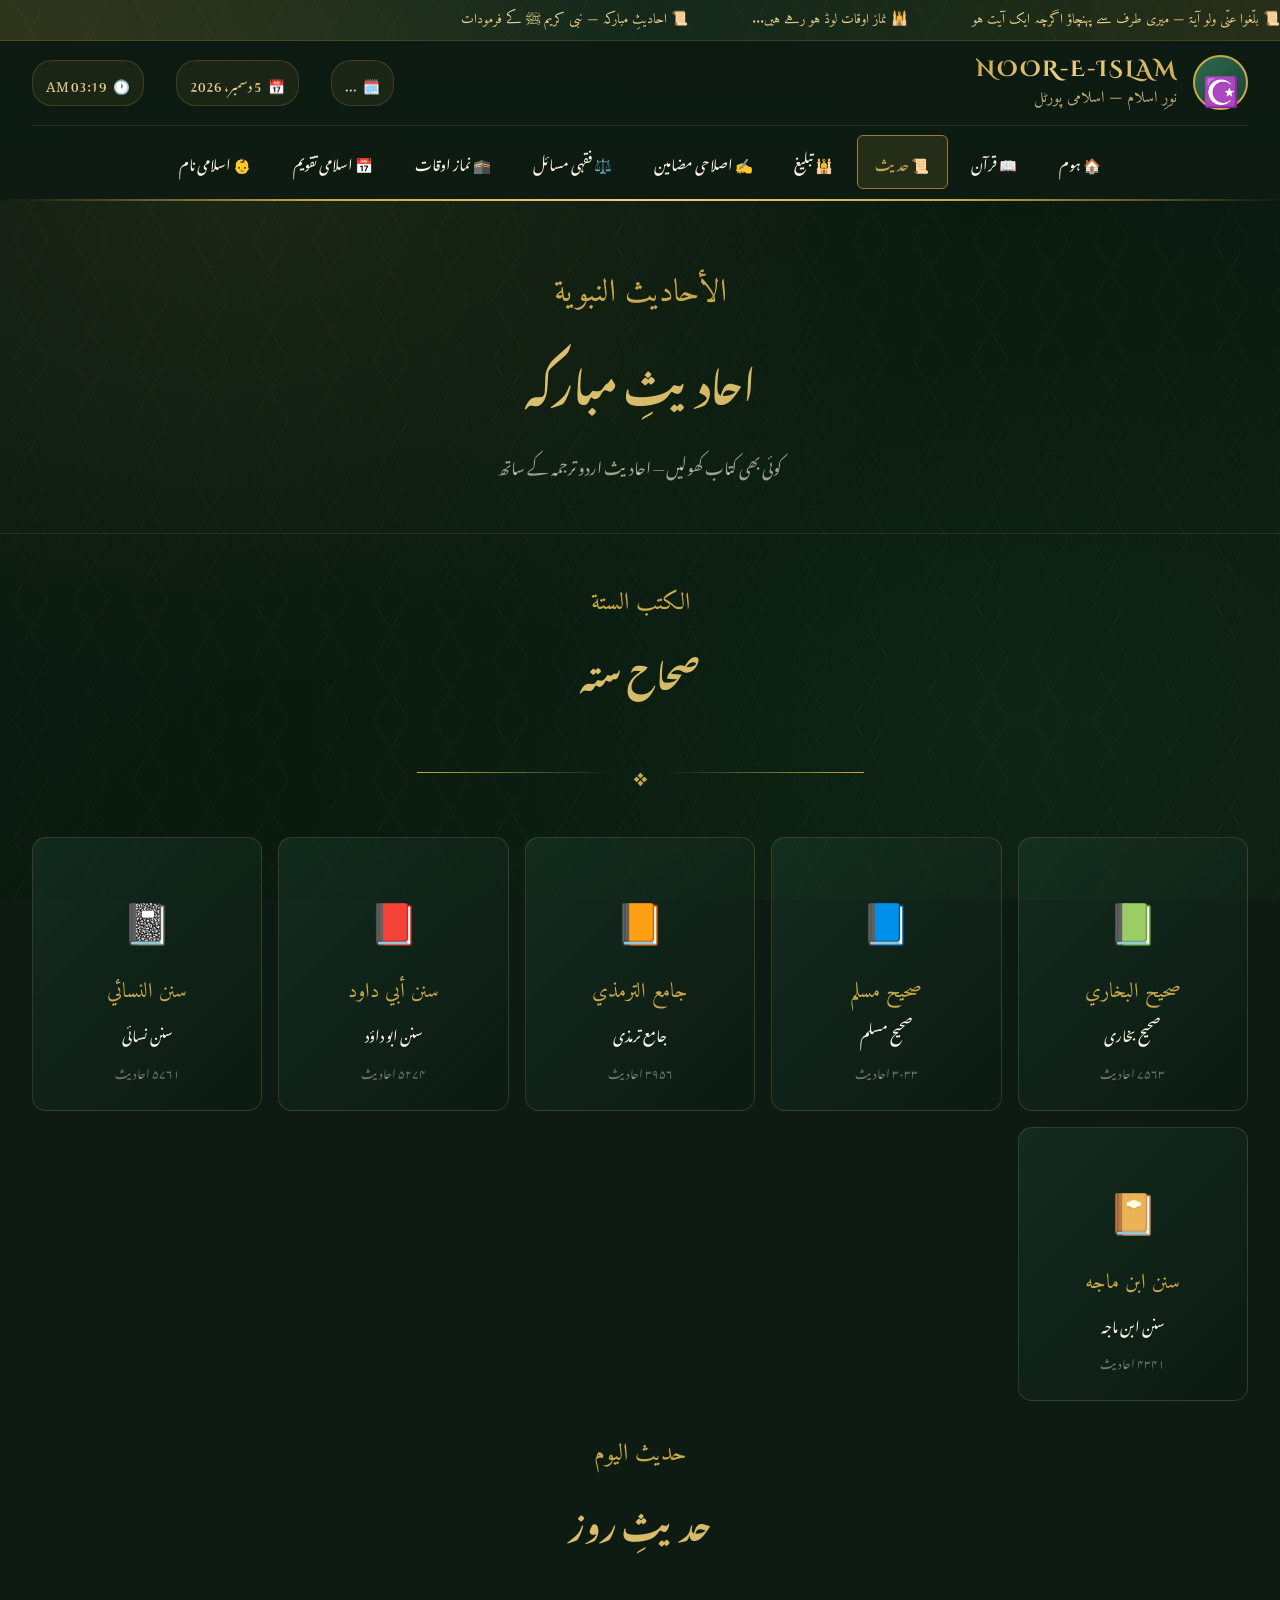
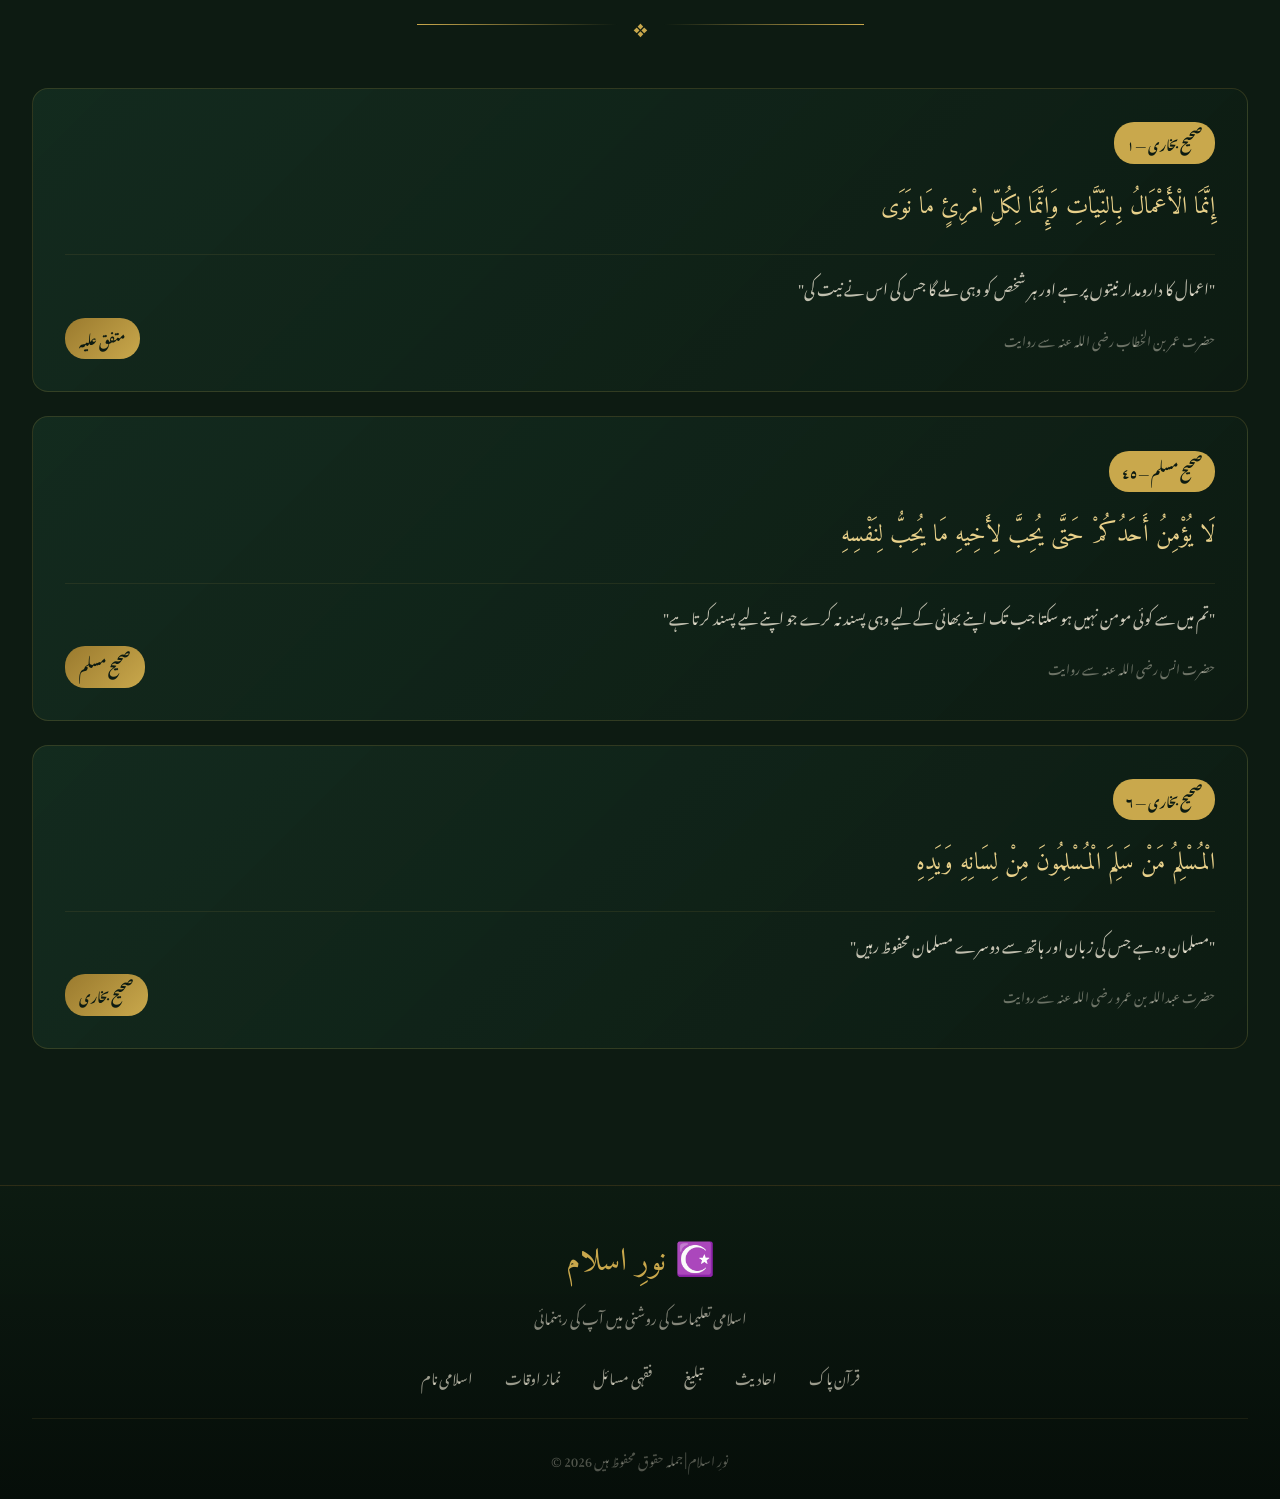
<file: hadees.html>
<!DOCTYPE html>
<html lang="ur" dir="rtl">
<head>
<meta charset="UTF-8">
<meta name="viewport" content="width=device-width, initial-scale=1.0">
<title>نورِ اسلام — احادیثِ مبارکہ</title>
<link href="https://fonts.googleapis.com/css2?family=Noto+Nastaliq+Urdu:wght@400;600;700&family=Amiri:ital,wght@0,400;0,700;1,400&family=Cinzel+Decorative:wght@400;700&display=swap" rel="stylesheet">
<link rel="stylesheet" href="style.css">
<style>
  .kitab-grid { display: grid; grid-template-columns: repeat(auto-fill, minmax(200px,1fr)); gap: 1rem; margin-bottom: 2rem; }
  .kitab-card {
    background: linear-gradient(135deg, rgba(29,67,50,0.4), rgba(13,27,18,0.6));
    border: 1px solid rgba(201,168,76,0.2); border-radius: 14px;
    padding: 1.5rem; text-align: center; cursor: pointer; transition: all 0.3s;
    text-decoration: none; color: inherit; display: block;
  }
  .kitab-card:hover { border-color: var(--gold); transform: translateY(-4px); box-shadow: 0 15px 40px rgba(0,0,0,0.3); }
  .kitab-icon { font-size: 2.5rem; margin-bottom: 0.8rem; display: block; }
  .kitab-name-ar { font-family: 'Amiri', serif; font-size: 1.3rem; color: var(--gold); margin-bottom: 0.3rem; }
  .kitab-name-ur { font-size: 0.9rem; color: var(--cream); margin-bottom: 0.3rem; }
  .kitab-count { font-size: 0.75rem; color: rgba(253,246,227,0.4); }

  .hadees-full-card {
    background: linear-gradient(135deg, rgba(29,67,50,0.4), rgba(13,27,18,0.6));
    border: 1px solid rgba(201,168,76,0.18); border-radius: 16px;
    padding: 2rem; margin-bottom: 1.5rem; transition: all 0.3s;
  }
  .hadees-full-card:hover { border-color: rgba(201,168,76,0.4); }
  .hadees-number {
    display: inline-block; background: var(--gold); color: var(--dark);
    font-size: 0.8rem; font-weight: 700; padding: 0.3rem 0.8rem;
    border-radius: 20px; margin-bottom: 1rem; direction: ltr;
  }
  .hadees-arabic-text {
    font-family: 'Amiri', serif; font-size: clamp(1.2rem,2.5vw,1.5rem);
    line-height: 2.3; color: var(--gold-light); margin-bottom: 1.2rem;
  }
  .hadees-urdu-text {
    font-size: 0.95rem; color: rgba(253,246,227,0.75); line-height: 2;
    border-top: 1px solid rgba(201,168,76,0.1); padding-top: 1rem; margin-bottom: 1rem;
  }
  .hadees-footer { display: flex; justify-content: space-between; align-items: center; flex-wrap: wrap; gap: 0.5rem; }
  .hadees-ref { font-size: 0.8rem; color: rgba(253,246,227,0.4); }
  .source-badge { background: linear-gradient(135deg,var(--gold-dark),var(--gold)); color: var(--dark); padding: 0.3rem 0.9rem; border-radius: 20px; font-size: 0.8rem; font-weight: 700; }

  .loading-box { text-align: center; padding: 3rem; color: var(--gold-light); font-family: 'Amiri', serif; font-size: 1.1rem; }
  .loading-spinner { width: 45px; height: 45px; border: 3px solid rgba(201,168,76,0.2); border-top-color: var(--gold); border-radius: 50%; animation: spin 1s linear infinite; margin: 0 auto 1rem; }
  @keyframes spin { to { transform: rotate(360deg); } }

  .back-btn { background: rgba(201,168,76,0.15); border: 1px solid var(--gold); color: var(--gold); padding: 0.6rem 1.5rem; border-radius: 25px; cursor: pointer; font-family: inherit; font-size: 0.9rem; transition: all 0.3s; margin-bottom: 2rem; display: inline-block; }
  .back-btn:hover { background: rgba(201,168,76,0.25); }

  .pagination { display: flex; justify-content: center; gap: 0.8rem; margin-top: 2rem; flex-wrap: wrap; }
  .page-btn { background: rgba(29,67,50,0.3); border: 1px solid rgba(201,168,76,0.2); color: var(--cream); padding: 0.6rem 1.2rem; border-radius: 8px; cursor: pointer; font-family: inherit; transition: all 0.3s; }
  .page-btn:hover, .page-btn.active { background: rgba(201,168,76,0.15); border-color: var(--gold); color: var(--gold); }
  .page-btn:disabled { opacity: 0.3; cursor: not-allowed; }
</style>
</head>
<body>
<div class="geo-bg"></div>
<div class="geo-pattern"></div>
<div class="ticker">
  <div class="ticker-inner">
    <span>📜 بلّغوا عنّی ولو آیۃ — میری طرف سے پہنچاؤ اگرچہ ایک آیت ہو</span>
    <span id="ticker-namaz">🕌 نماز اوقات لوڈ ہو رہے ہیں...</span>
    <span>📜 احادیثِ مبارکہ — نبی کریم ﷺ کے فرمودات</span>
  </div>
</div>

<header>
  <div class="header-top">
    <div class="logo-section">
      <div class="logo-icon">☪️</div>
      <div class="logo-text"><h1>NOOR-E-ISLAM</h1><p>نورِ اسلام — اسلامی پورٹل</p></div>
    </div>
    <div class="header-info">
      <div class="info-item">🗓️ <span id="hijri-today" class="hijri-today">...</span></div>
      <div class="info-item">📅 <span id="gregorian-today"></span></div>
      <div class="info-item">🕐 <span id="current-time"></span></div>
    </div>
  </div>
  <nav>
    <a href="index.html">🏠 ہوم</a>
    <a href="quran.html">📖 قرآن</a>
    <a href="hadees.html" class="active">📜 حدیث</a>
    <a href="tabligh.html">🕌 تبلیغ</a>
    <a href="islahi.html">✍️ اصلاحی مضامین</a>
    <a href="fiqh.html">⚖️ فقہی مسائل</a>
    <a href="namaz.html">🕋 نماز اوقات</a>
    <a href="calendar.html">📅 اسلامی تقویم</a>
    <a href="names.html">👶 اسلامی نام</a>
  </nav>
</header>

<!-- BOOKS LIST -->
<div id="books-view">
  <div class="page-hero">
    <div class="ar-title">الأحاديث النبوية</div>
    <h1>احادیثِ مبارکہ</h1>
    <p>کوئی بھی کتاب کھولیں — احادیث اردو ترجمہ کے ساتھ</p>
  </div>

  <section class="main-section">
    <div class="section-title"><span class="ar">الكتب الستة</span><h2>صحاح ستہ</h2></div>
    <div class="divider"><span class="ornament">❖</span></div>

    <div class="kitab-grid">
      <div class="kitab-card" onclick="openBook('bukhari','صحیح بخاری','Sahih al-Bukhari',7563)">
        <span class="kitab-icon">📗</span>
        <div class="kitab-name-ar">صحيح البخاري</div>
        <div class="kitab-name-ur">صحیح بخاری</div>
        <div class="kitab-count">۷۵۶۳ احادیث</div>
      </div>
      <div class="kitab-card" onclick="openBook('muslim','صحیح مسلم','Sahih Muslim',3033)">
        <span class="kitab-icon">📘</span>
        <div class="kitab-name-ar">صحيح مسلم</div>
        <div class="kitab-name-ur">صحیح مسلم</div>
        <div class="kitab-count">۳۰۳۳ احادیث</div>
      </div>
      <div class="kitab-card" onclick="openBook('tirmidhi','جامع ترمذی','Jami at-Tirmidhi',3956)">
        <span class="kitab-icon">📙</span>
        <div class="kitab-name-ar">جامع الترمذي</div>
        <div class="kitab-name-ur">جامع ترمذی</div>
        <div class="kitab-count">۳۹۵۶ احادیث</div>
      </div>
      <div class="kitab-card" onclick="openBook('abudawud','سنن ابو داؤد','Sunan Abu Dawud',5274)">
        <span class="kitab-icon">📕</span>
        <div class="kitab-name-ar">سنن أبي داود</div>
        <div class="kitab-name-ur">سنن ابو داؤد</div>
        <div class="kitab-count">۵۲۷۴ احادیث</div>
      </div>
      <div class="kitab-card" onclick="openBook('nasai','سنن نسائی','Sunan an-Nasai',5761)">
        <span class="kitab-icon">📓</span>
        <div class="kitab-name-ar">سنن النسائي</div>
        <div class="kitab-name-ur">سنن نسائی</div>
        <div class="kitab-count">۵۷۶۱ احادیث</div>
      </div>
      <div class="kitab-card" onclick="openBook('ibnmajah','سنن ابن ماجہ','Sunan Ibn Majah',4341)">
        <span class="kitab-icon">📔</span>
        <div class="kitab-name-ar">سنن ابن ماجه</div>
        <div class="kitab-name-ur">سنن ابن ماجہ</div>
        <div class="kitab-count">۴۳۴۱ احادیث</div>
      </div>
    </div>

    <!-- Sample Hadees of Day -->
    <div class="section-title" style="margin-top:2rem;"><span class="ar">حديث اليوم</span><h2>حدیثِ روز</h2></div>
    <div class="divider"><span class="ornament">❖</span></div>
    <div class="hadees-full-card">
      <span class="hadees-number">صحیح بخاری — ١</span>
      <div class="hadees-arabic-text">إِنَّمَا الْأَعْمَالُ بِالنِّيَّاتِ وَإِنَّمَا لِكُلِّ امْرِئٍ مَا نَوَى</div>
      <div class="hadees-urdu-text">"اعمال کا دارومدار نیتوں پر ہے اور ہر شخص کو وہی ملے گا جس کی اس نے نیت کی"</div>
      <div class="hadees-footer">
        <span class="hadees-ref">حضرت عمر بن الخطاب رضی اللہ عنہ سے روایت</span>
        <span class="source-badge">متفق علیہ</span>
      </div>
    </div>

    <div class="hadees-full-card">
      <span class="hadees-number">صحیح مسلم — ٤٥</span>
      <div class="hadees-arabic-text">لَا يُؤْمِنُ أَحَدُكُمْ حَتَّى يُحِبَّ لِأَخِيهِ مَا يُحِبُّ لِنَفْسِهِ</div>
      <div class="hadees-urdu-text">"تم میں سے کوئی مومن نہیں ہو سکتا جب تک اپنے بھائی کے لیے وہی پسند نہ کرے جو اپنے لیے پسند کرتا ہے"</div>
      <div class="hadees-footer">
        <span class="hadees-ref">حضرت انس رضی اللہ عنہ سے روایت</span>
        <span class="source-badge">صحیح مسلم</span>
      </div>
    </div>

    <div class="hadees-full-card">
      <span class="hadees-number">صحیح بخاری — ٦</span>
      <div class="hadees-arabic-text">الْمُسْلِمُ مَنْ سَلِمَ الْمُسْلِمُونَ مِنْ لِسَانِهِ وَيَدِهِ</div>
      <div class="hadees-urdu-text">"مسلمان وہ ہے جس کی زبان اور ہاتھ سے دوسرے مسلمان محفوظ رہیں"</div>
      <div class="hadees-footer">
        <span class="hadees-ref">حضرت عبداللہ بن عمرو رضی اللہ عنہ سے روایت</span>
        <span class="source-badge">صحیح بخاری</span>
      </div>
    </div>
  </section>
</div>

<!-- BOOK READER VIEW -->
<div id="book-view" style="display:none;">
  <section class="main-section">
    <button class="back-btn" onclick="showBooks()">← واپس کتابوں کی فہرست</button>
    <div class="section-title">
      <span class="ar" id="book-ar-name">صحيح البخاري</span>
      <h2 id="book-ur-name">صحیح بخاری</h2>
    </div>
    <div class="divider"><span class="ornament">❖</span></div>
    <div id="hadees-list">
      <div class="loading-box"><div class="loading-spinner"></div>احادیث لوڈ ہو رہی ہیں...</div>
    </div>
    <div class="pagination" id="pagination"></div>
  </section>
</div>

<footer>
  <div class="footer-logo">☪️ نورِ اسلام</div>
  <p class="footer-tagline">اسلامی تعلیمات کی روشنی میں آپ کی رہنمائی</p>
  <div class="footer-links">
    <a href="quran.html">قرآن پاک</a><a href="hadees.html">احادیث</a>
    <a href="tabligh.html">تبلیغ</a><a href="fiqh.html">فقہی مسائل</a>
    <a href="namaz.html">نماز اوقات</a><a href="names.html">اسلامی نام</a>
  </div>
  <div class="footer-copy">© 2026 نورِ اسلام | جملہ حقوق محفوظ ہیں</div>
</footer>

<script src="main.js"></script>
<script>
// ===== Live Hadees data via fawazahmed0/hadith-api (jsDelivr CDN, free, no key) =====
const API_BASE = 'https://cdn.jsdelivr.net/gh/fawazahmed0/hadith-api@1/editions';
const PER_PAGE = 10;

const bookNames = {
  bukhari: { ar:'صحيح البخاري', ur:'صحیح بخاری' },
  muslim:  { ar:'صحيح مسلم',   ur:'صحیح مسلم' },
  tirmidhi:{ ar:'جامع الترمذي',ur:'جامع ترمذی' },
  abudawud:{ ar:'سنن أبي داود',ur:'سنن ابو داؤد' },
  nasai:   { ar:'سنن النسائي', ur:'سنن نسائی' },
  ibnmajah:{ ar:'سنن ابن ماجه',ur:'سنن ابن ماجہ' }
};

const bookCache = {};   // key -> array of {num, arabic, translation, isUrdu}
let currentKey = null;
let currentPage = 1;

async function fetchJSON(url) {
  const res = await fetch(url);
  if (!res.ok) throw new Error('HTTP ' + res.status);
  return res.json();
}

async function loadBook(key) {
  if (bookCache[key]) return bookCache[key];

  const arabicUrl = `${API_BASE}/ara-${key}.min.json`;
  let translationUrl = `${API_BASE}/urd-${key}.min.json`;
  let isUrdu = true;

  const [arabicData, translationData] = await Promise.all([
    fetchJSON(arabicUrl),
    fetchJSON(translationUrl).catch(async () => {
      // Urdu edition not available for this book — fall back to English
      isUrdu = false;
      translationUrl = `${API_BASE}/eng-${key}.min.json`;
      return fetchJSON(translationUrl);
    })
  ]);

  const translationByNum = {};
  (translationData.hadiths || []).forEach(h => { translationByNum[h.hadithnumber] = h.text; });

  const combined = (arabicData.hadiths || []).map(h => ({
    num: h.hadithnumber,
    arabic: h.text,
    translation: translationByNum[h.hadithnumber] || '',
    isUrdu
  })).filter(h => h.arabic);

  bookCache[key] = combined;
  return combined;
}

async function openBook(key) {
  document.getElementById('books-view').style.display = 'none';
  document.getElementById('book-view').style.display = 'block';
  document.getElementById('book-ar-name').textContent = bookNames[key].ar;
  document.getElementById('book-ur-name').textContent = bookNames[key].ur;
  window.scrollTo(0, 0);

  currentKey = key;
  currentPage = 1;

  document.getElementById('hadees-list').innerHTML = `<div class="loading-box"><div class="loading-spinner"></div>احادیث لوڈ ہو رہی ہیں... (پہلی بار تھوڑا وقت لگ سکتا ہے)</div>`;
  document.getElementById('pagination').innerHTML = '';

  try {
    await loadBook(key);
    renderPage(1);
  } catch (err) {
    document.getElementById('hadees-list').innerHTML = `
      <div class="loading-box">
        ⚠️ احادیث لوڈ نہیں ہو سکیں۔ انٹرنیٹ کنکشن چیک کریں۔<br>
        <button class="back-btn" style="margin-top:1rem;" onclick="openBook('${key}')">🔄 دوبارہ کوشش کریں</button>
      </div>`;
  }
}

function renderPage(page) {
  const list = bookCache[currentKey] || [];
  const badge = bookNames[currentKey].ur;
  const totalPages = Math.max(1, Math.ceil(list.length / PER_PAGE));
  currentPage = Math.min(Math.max(1, page), totalPages);

  const start = (currentPage - 1) * PER_PAGE;
  const pageItems = list.slice(start, start + PER_PAGE);

  document.getElementById('hadees-list').innerHTML = pageItems.map(h => `
    <div class="hadees-full-card">
      <span class="hadees-number">${badge} — ${h.num}</span>
      <div class="hadees-arabic-text">${h.arabic}</div>
      <div class="hadees-urdu-text">${h.translation ? h.translation : '(ترجمہ دستیاب نہیں)'}</div>
      <div class="hadees-footer">
        <span class="hadees-ref">${h.isUrdu ? '' : '🔤 انگریزی ترجمہ — اردو دستیاب نہیں'}</span>
        <span class="source-badge">${badge}</span>
      </div>
    </div>`).join('') || '<div class="loading-box">اس کتاب میں احادیث نہیں ملیں</div>';

  document.getElementById('pagination').innerHTML = buildPaginationHTML(currentPage, totalPages, list.length);
  document.querySelector('.main-section').scrollIntoView({ behavior:'smooth', block:'start' });
}

function buildPaginationHTML(page, totalPages, totalCount) {
  const btn = (p, label, extraClass='') =>
    `<button class="page-btn ${extraClass}" ${p===page?'disabled':''} onclick="renderPage(${p})">${label}</button>`;

  let pages = [];
  pages.push(btn(Math.max(1,page-1), '‹ پچھلا', page===1?'':''));

  const windowSize = 2;
  const nums = new Set([1, totalPages]);
  for (let p = page-windowSize; p <= page+windowSize; p++) if (p>=1 && p<=totalPages) nums.add(p);
  const sorted = [...nums].sort((a,b)=>a-b);

  let prev = 0;
  sorted.forEach(p => {
    if (prev && p - prev > 1) pages.push(`<span style="color:rgba(253,246,227,0.4); padding:0.6rem;">…</span>`);
    pages.push(`<button class="page-btn ${p===page?'active':''}" onclick="renderPage(${p})">${p}</button>`);
    prev = p;
  });

  pages.push(btn(Math.min(totalPages,page+1), 'اگلا ›'));

  return `
    <div style="width:100%; text-align:center; color:rgba(253,246,227,0.5); font-size:0.8rem; margin-bottom:0.5rem;">
      کل ${totalCount} احادیث — صفحہ ${page} از ${totalPages}
    </div>
    ${pages.join('')}`;
}

function showBooks() {
  document.getElementById('books-view').style.display = 'block';
  document.getElementById('book-view').style.display = 'none';
  window.scrollTo(0, 0);
}
</script>
</body>
</html>
</file>
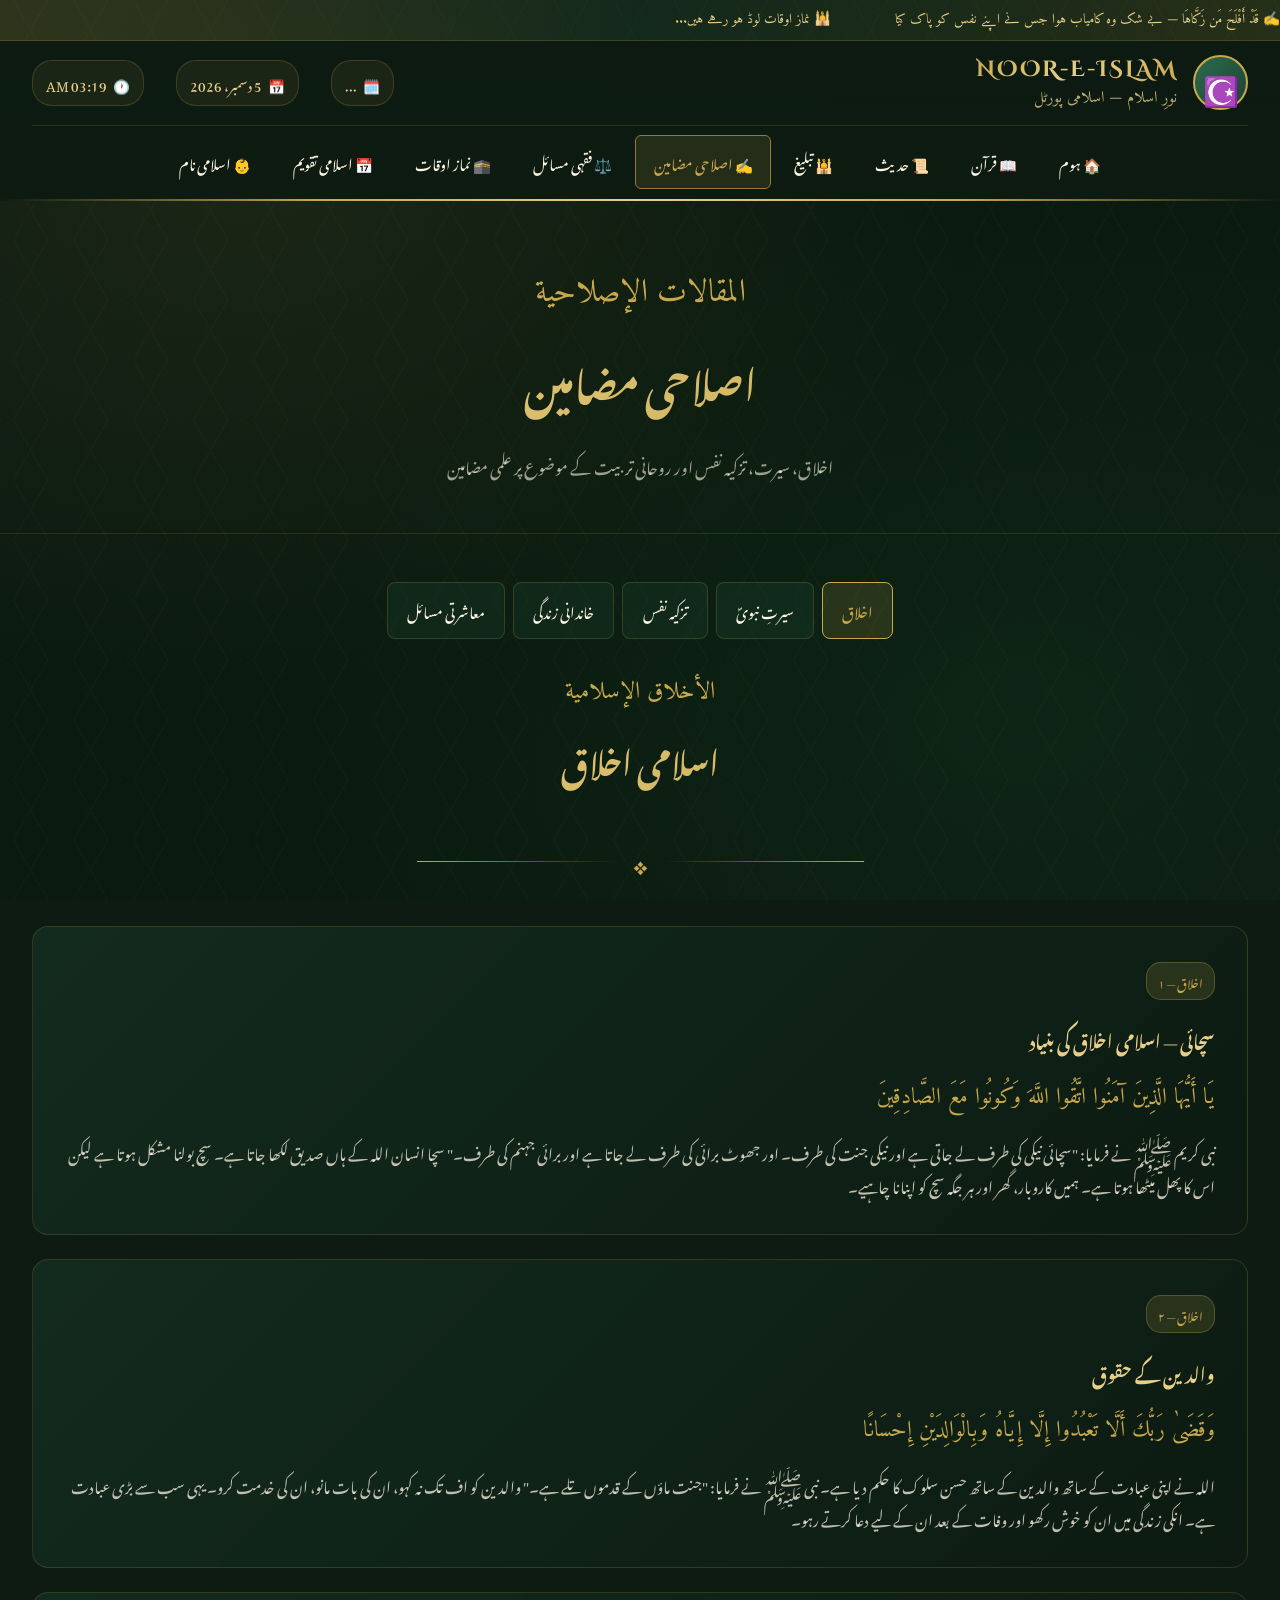
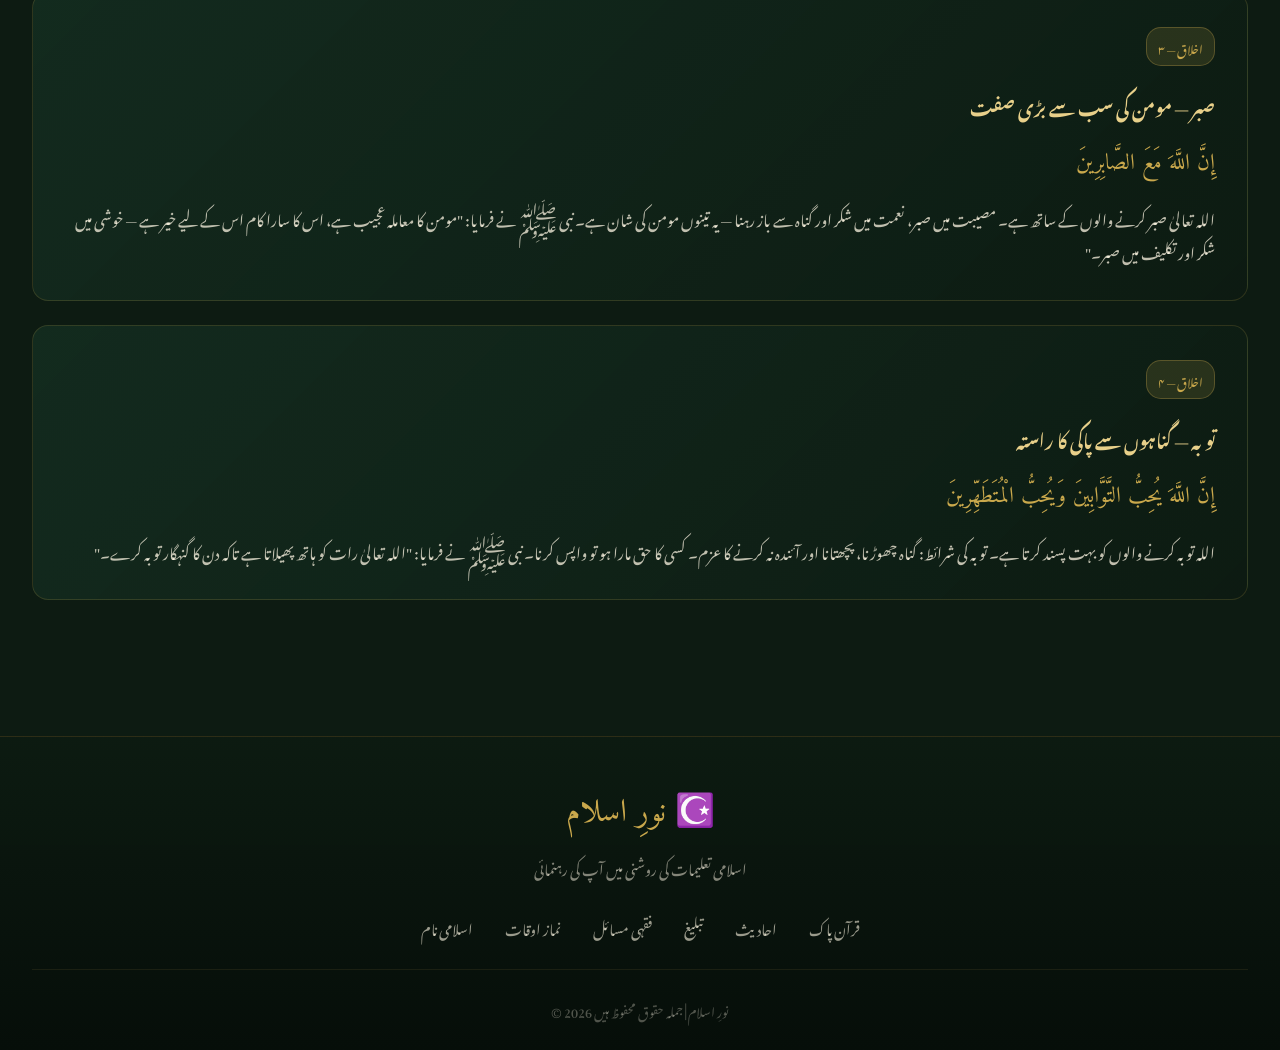
<file: islahi.html>
<!DOCTYPE html>
<html lang="ur" dir="rtl">
<head>
<meta charset="UTF-8">
<meta name="viewport" content="width=device-width, initial-scale=1.0">
<title>نورِ اسلام — اصلاحی مضامین</title>
<link href="https://fonts.googleapis.com/css2?family=Noto+Nastaliq+Urdu:wght@400;600;700&family=Amiri:ital,wght@0,400;0,700;1,400&family=Cinzel+Decorative:wght@400;700&display=swap" rel="stylesheet">
<link rel="stylesheet" href="style.css">
<style>
  .tab-nav { display:flex; gap:0.5rem; flex-wrap:wrap; margin-bottom:2rem; justify-content:center; }
  .tab-nav button { background:rgba(29,67,50,0.3); border:1px solid rgba(201,168,76,0.2); color:var(--cream); padding:0.6rem 1.2rem; border-radius:8px; cursor:pointer; font-family:inherit; font-size:0.9rem; transition:all 0.3s; }
  .tab-nav button.active, .tab-nav button:hover { background:rgba(201,168,76,0.15); border-color:var(--gold); color:var(--gold); }
  .tab-content { display:none !important; }
  .tab-content.active { display:block !important; }
  .content-card { background:linear-gradient(135deg,rgba(29,67,50,0.4),rgba(13,27,18,0.6)); border:1px solid rgba(201,168,76,0.18); border-radius:16px; padding:2rem; margin-bottom:1.5rem; }
  .content-card:hover { border-color:rgba(201,168,76,0.4); }
  .content-card h3 { color:var(--gold-light); font-size:1.1rem; margin-bottom:0.8rem; }
  .content-card p { color:rgba(253,246,227,0.75); font-size:0.95rem; line-height:2.2; }
  .arabic-quote { font-family:'Amiri',serif; font-size:1.4rem; color:var(--gold); line-height:2.2; margin-bottom:0.8rem; text-align:right; }
  .ref-badge { display:inline-block; background:rgba(201,168,76,0.15); border:1px solid rgba(201,168,76,0.3); color:var(--gold); font-size:0.75rem; padding:0.2rem 0.7rem; border-radius:15px; margin-bottom:1rem; }
</style>
</head>
<body>
<div class="geo-bg"></div><div class="geo-pattern"></div>
<div class="ticker"><div class="ticker-inner">
  <span>✍️ قَدْ أَفْلَحَ مَن زَكَّاهَا — بے شک وہ کامیاب ہوا جس نے اپنے نفس کو پاک کیا</span>
  <span id="ticker-namaz">🕌 نماز اوقات لوڈ ہو رہے ہیں...</span>
</div></div>
<header>
  <div class="header-top">
    <div class="logo-section">
      <div class="logo-icon">☪️</div>
      <div class="logo-text"><h1>NOOR-E-ISLAM</h1><p>نورِ اسلام — اسلامی پورٹل</p></div>
    </div>
    <div class="header-info">
      <div class="info-item">🗓️ <span id="hijri-today" class="hijri-today">...</span></div>
      <div class="info-item">📅 <span id="gregorian-today"></span></div>
      <div class="info-item">🕐 <span id="current-time"></span></div>
    </div>
  </div>
  <nav>
    <a href="index.html">🏠 ہوم</a><a href="quran.html">📖 قرآن</a><a href="hadees.html">📜 حدیث</a>
    <a href="tabligh.html">🕌 تبلیغ</a><a href="islahi.html" class="active">✍️ اصلاحی مضامین</a>
    <a href="fiqh.html">⚖️ فقہی مسائل</a><a href="namaz.html">🕋 نماز اوقات</a>
    <a href="calendar.html">📅 اسلامی تقویم</a><a href="names.html">👶 اسلامی نام</a>
  </nav>
</header>

<div class="page-hero">
  <div class="ar-title">المقالات الإصلاحية</div>
  <h1>اصلاحی مضامین</h1>
  <p>اخلاق، سیرت، تزکیہ نفس اور روحانی تربیت کے موضوع پر علمی مضامین</p>
</div>

<section class="main-section">
  <div class="tab-nav">
    <button class="active" onclick="showTab('akhlaq',this)">اخلاق</button>
    <button onclick="showTab('seerat',this)">سیرتِ نبویؐ</button>
    <button onclick="showTab('tazkiya',this)">تزکیہ نفس</button>
    <button onclick="showTab('khandan',this)">خاندانی زندگی</button>
    <button onclick="showTab('muashra',this)">معاشرتی مسائل</button>
  </div>

  <!-- AKHLAQ -->
  <div id="tab-akhlaq" class="tab-content active">
    <div class="section-title"><span class="ar">الأخلاق الإسلامية</span><h2>اسلامی اخلاق</h2></div>
    <div class="divider"><span class="ornament">❖</span></div>
    <div class="content-card">
      <span class="ref-badge">اخلاق — ۱</span>
      <h3>سچائی — اسلامی اخلاق کی بنیاد</h3>
      <div class="arabic-quote">يَا أَيُّهَا الَّذِينَ آمَنُوا اتَّقُوا اللَّهَ وَكُونُوا مَعَ الصَّادِقِينَ</div>
      <p>نبی کریم ﷺ نے فرمایا: "سچائی نیکی کی طرف لے جاتی ہے اور نیکی جنت کی طرف۔ اور جھوٹ برائی کی طرف لے جاتا ہے اور برائی جہنم کی طرف۔" سچا انسان اللہ کے ہاں صدیق لکھا جاتا ہے۔ سچ بولنا مشکل ہوتا ہے لیکن اس کا پھل میٹھا ہوتا ہے۔ ہمیں کاروبار، گھر اور ہر جگہ سچ کو اپنانا چاہیے۔</p>
    </div>
    <div class="content-card">
      <span class="ref-badge">اخلاق — ۲</span>
      <h3>والدین کے حقوق</h3>
      <div class="arabic-quote">وَقَضَىٰ رَبُّكَ أَلَّا تَعْبُدُوا إِلَّا إِيَّاهُ وَبِالْوَالِدَيْنِ إِحْسَانًا</div>
      <p>اللہ نے اپنی عبادت کے ساتھ والدین کے ساتھ حسن سلوک کا حکم دیا ہے۔ نبی ﷺ نے فرمایا: "جنت ماؤں کے قدموں تلے ہے۔" والدین کو اف تک نہ کہو، ان کی بات مانو، ان کی خدمت کرو۔ یہی سب سے بڑی عبادت ہے۔ انکی زندگی میں ان کو خوش رکھو اور وفات کے بعد ان کے لیے دعا کرتے رہو۔</p>
    </div>
    <div class="content-card">
      <span class="ref-badge">اخلاق — ۳</span>
      <h3>صبر — مومن کی سب سے بڑی صفت</h3>
      <div class="arabic-quote">إِنَّ اللَّهَ مَعَ الصَّابِرِينَ</div>
      <p>اللہ تعالیٰ صبر کرنے والوں کے ساتھ ہے۔ مصیبت میں صبر، نعمت میں شکر اور گناہ سے باز رہنا — یہ تینوں مومن کی شان ہے۔ نبی ﷺ نے فرمایا: "مومن کا معاملہ عجیب ہے، اس کا سارا کام اس کے لیے خیر ہے — خوشی میں شکر اور تکلیف میں صبر۔"</p>
    </div>
    <div class="content-card">
      <span class="ref-badge">اخلاق — ۴</span>
      <h3>توبہ — گناہوں سے پاکی کا راستہ</h3>
      <div class="arabic-quote">إِنَّ اللَّهَ يُحِبُّ التَّوَّابِينَ وَيُحِبُّ الْمُتَطَهِّرِينَ</div>
      <p>اللہ توبہ کرنے والوں کو بہت پسند کرتا ہے۔ توبہ کی شرائط: گناہ چھوڑنا، پچھتانا اور آئندہ نہ کرنے کا عزم۔ کسی کا حق مارا ہو تو واپس کرنا۔ نبی ﷺ نے فرمایا: "اللہ تعالیٰ رات کو ہاتھ پھیلاتا ہے تاکہ دن کا گنہگار توبہ کرے۔"</p>
    </div>
  </div>

  <!-- SEERAT -->
  <div id="tab-seerat" class="tab-content">
    <div class="section-title"><span class="ar">السيرة النبوية</span><h2>سیرتِ نبویؐ</h2></div>
    <div class="divider"><span class="ornament">❖</span></div>
    <div class="content-card">
      <span class="ref-badge">سیرت — ۱</span>
      <h3>ولادتِ مبارکہ</h3>
      <p>نبی کریم ﷺ ۱۲ ربیع الاول، ۵۷۰ء کو مکہ مکرمہ میں پیدا ہوئے۔ والد حضرت عبداللہ آپ کی پیدائش سے پہلے وفات پا چکے تھے۔ والدہ حضرت آمنہ بنت وہب تھیں جو آپ کے بچپن میں وفات پا گئیں۔ دادا حضرت عبدالمطلب نے پرورش کی۔ آپ کا بچپن انتہائی پاکیزہ اور نیک تھا — لوگ آپ کو "الصادق الامین" کہتے تھے۔</p>
    </div>
    <div class="content-card">
      <span class="ref-badge">سیرت — ۲</span>
      <h3>نبی ﷺ کے اخلاق</h3>
      <div class="arabic-quote">وَإِنَّكَ لَعَلَىٰ خُلُقٍ عَظِيمٍ</div>
      <p>اللہ نے فرمایا: "آپ یقیناً عظیم اخلاق کے مالک ہیں۔" نبی ﷺ سب سے زیادہ سخی، سب سے زیادہ بہادر، سب سے زیادہ رحم دل تھے۔ آپ نے کبھی کسی خادم کو نہیں مارا، کبھی کوئی بری بات نہیں کہی۔ ہمیشہ مسکراتے، سلام میں پہل کرتے، غریب کے ساتھ بیٹھتے۔</p>
    </div>
    <div class="content-card">
      <span class="ref-badge">سیرت — ۳</span>
      <h3>صلح حدیبیہ — رحمت کا درس</h3>
      <p>صلح حدیبیہ میں نبی ﷺ نے بظاہر مسلمانوں کے خلاف شرائط قبول کیں لیکن اللہ نے اسے "فتح مبین" قرار دیا۔ اس سے ہمیں صبر، حکمت اور اللہ پر بھروسے کا درس ملتا ہے۔ نبی ﷺ کا ہر فیصلہ حکمت پر مبنی تھا۔</p>
    </div>
  </div>

  <!-- TAZKIYA -->
  <div id="tab-tazkiya" class="tab-content">
    <div class="section-title"><span class="ar">تزكية النفس</span><h2>تزکیہ نفس</h2></div>
    <div class="divider"><span class="ornament">❖</span></div>
    <div class="content-card">
      <span class="ref-badge">تزکیہ — ۱</span>
      <h3>دل کی بیماریاں اور علاج</h3>
      <div class="arabic-quote">أَلَا وَإِنَّ فِي الْجَسَدِ مُضْغَةً إِذَا صَلَحَتْ صَلَحَ الْجَسَدُ كُلُّهُ</div>
      <p>دل کی بیماریاں: حسد، کینہ، تکبر، ریاکاری، دنیا کی محبت۔ علاج: قرآن کی تلاوت، ذکر اللہ، نیک صحبت، تہجد کی نماز، کم کھانا، کم بولنا۔ امام غزالیؒ نے فرمایا: دل کو پاک کرنا سب سے بڑی عبادت ہے۔</p>
    </div>
    <div class="content-card">
      <span class="ref-badge">تزکیہ — ۲</span>
      <h3>تہجد — راتوں کی عبادت</h3>
      <div class="arabic-quote">وَمِنَ اللَّيْلِ فَتَهَجَّدْ بِهِ نَافِلَةً لَّكَ</div>
      <p>تہجد کی نماز اللہ سے قریب کرتی ہے۔ نبی ﷺ اتنا نماز پڑھتے کہ پاؤں سوج جاتے۔ رات کے آخری حصے میں اللہ آسمان دنیا پر نازل ہوتا ہے اور پوچھتا ہے: "کون ہے جو مجھ سے مانگے، میں دوں؟" صبح ۳ بجے اٹھ کر تہجد پڑھیں — زندگی بدل جائے گی۔</p>
    </div>
  </div>

  <!-- KHANDAN -->
  <div id="tab-khandan" class="tab-content">
    <div class="section-title"><span class="ar">الحياة الأسرية</span><h2>خاندانی زندگی</h2></div>
    <div class="divider"><span class="ornament">❖</span></div>
    <div class="content-card">
      <span class="ref-badge">خاندان — ۱</span>
      <h3>شوہر اور بیوی کے حقوق</h3>
      <div class="arabic-quote">وَعَاشِرُوهُنَّ بِالْمَعْرُوفِ</div>
      <p>نبی ﷺ نے فرمایا: "تم میں سب سے اچھا وہ ہے جو اپنے گھر والوں کے لیے اچھا ہو۔" شوہر پر بیوی کا نفقہ، لباس، رہائش فرض ہے۔ بیوی پر شوہر کی اطاعت اور گھر کی حفاظت فرض ہے۔ دونوں ایک دوسرے کے لباس ہیں۔</p>
    </div>
    <div class="content-card">
      <span class="ref-badge">خاندان — ۲</span>
      <h3>بچوں کی اسلامی تربیت</h3>
      <p>بچوں کو سب سے پہلے کلمہ سکھائیں۔ سات سال کی عمر میں نماز کا حکم دیں۔ دس سال میں سختی سے کہیں۔ قرآن حفظ کروائیں۔ نیک صحبت فراہم کریں۔ موبائل کا غلط استعمال روکیں۔ بچے کی پہلی مدرسہ ماں کی گود ہے۔</p>
    </div>
  </div>

  <!-- MUASHRA -->
  <div id="tab-muashra" class="tab-content">
    <div class="section-title"><span class="ar">المسائل الاجتماعية</span><h2>معاشرتی مسائل</h2></div>
    <div class="divider"><span class="ornament">❖</span></div>
    <div class="content-card">
      <span class="ref-badge">معاشرہ — ۱</span>
      <h3>پڑوسی کے حقوق</h3>
      <div class="arabic-quote">وَالْجَارِ ذِي الْقُرْبَىٰ وَالْجَارِ الْجُنُبِ</div>
      <p>نبی ﷺ نے فرمایا: "جبریل مجھے پڑوسی کے حقوق کے بارے میں اتنا تاکید کرتے رہے کہ میں سمجھا پڑوسی وارث بن جائے گا۔" پڑوسی کو تکلیف نہ دیں، اس کی مدد کریں، اس کی خوشی میں شریک ہوں، اس کی بیماری میں عیادت کریں۔</p>
    </div>
    <div class="content-card">
      <span class="ref-badge">معاشرہ — ۲</span>
      <h3>موبائل اور سوشل میڈیا کا اسلامی نقطہ نظر</h3>
      <p>موبائل فون نعمت بھی ہے، آزمائش بھی۔ حرام چیزیں دیکھنا، غیبت کرنا، جھوٹ پھیلانا — سب حرام ہے خواہ موبائل پر ہو یا آمنے سامنے۔ موبائل کا استعمال نماز میں خلل نہ ڈالے۔ سونے سے پہلے موبائل بند کریں اور ذکر میں مشغول ہوں۔</p>
    </div>
  </div>
</section>

<footer>
  <div class="footer-logo">☪️ نورِ اسلام</div>
  <p class="footer-tagline">اسلامی تعلیمات کی روشنی میں آپ کی رہنمائی</p>
  <div class="footer-links">
    <a href="quran.html">قرآن پاک</a><a href="hadees.html">احادیث</a>
    <a href="tabligh.html">تبلیغ</a><a href="fiqh.html">فقہی مسائل</a>
    <a href="namaz.html">نماز اوقات</a><a href="names.html">اسلامی نام</a>
  </div>
  <div class="footer-copy">© 2026 نورِ اسلام | جملہ حقوق محفوظ ہیں</div>
</footer>
<script src="main.js"></script>


<script>
function showTab(id, btn) {
  var tabs = document.querySelectorAll('.tab-content');
  for(var i=0; i<tabs.length; i++) {
    tabs[i].style.display = 'none';
    tabs[i].classList.remove('active');
  }
  var btns = document.querySelectorAll('.tab-nav button');
  for(var j=0; j<btns.length; j++) {
    btns[j].classList.remove('active');
  }
  var target = document.getElementById('tab-' + id);
  if(target) {
    target.style.display = 'block';
    target.classList.add('active');
  }
  btn.classList.add('active');
  window.scrollTo(0, 150);
}

// Show first tab on load
window.addEventListener('DOMContentLoaded', function() {
  var allTabs = document.querySelectorAll('.tab-content');
  var shown = false;
  for(var i=0; i<allTabs.length; i++) {
    if(allTabs[i].classList.contains('active')) {
      allTabs[i].style.display = 'block';
      shown = true;
    } else {
      allTabs[i].style.display = 'none';
    }
  }
  if(!shown && allTabs.length > 0) {
    allTabs[0].style.display = 'block';
    allTabs[0].classList.add('active');
    var firstBtn = document.querySelector('.tab-nav button');
    if(firstBtn) firstBtn.classList.add('active');
  }
});
</script>

</body>
</html>
</file>
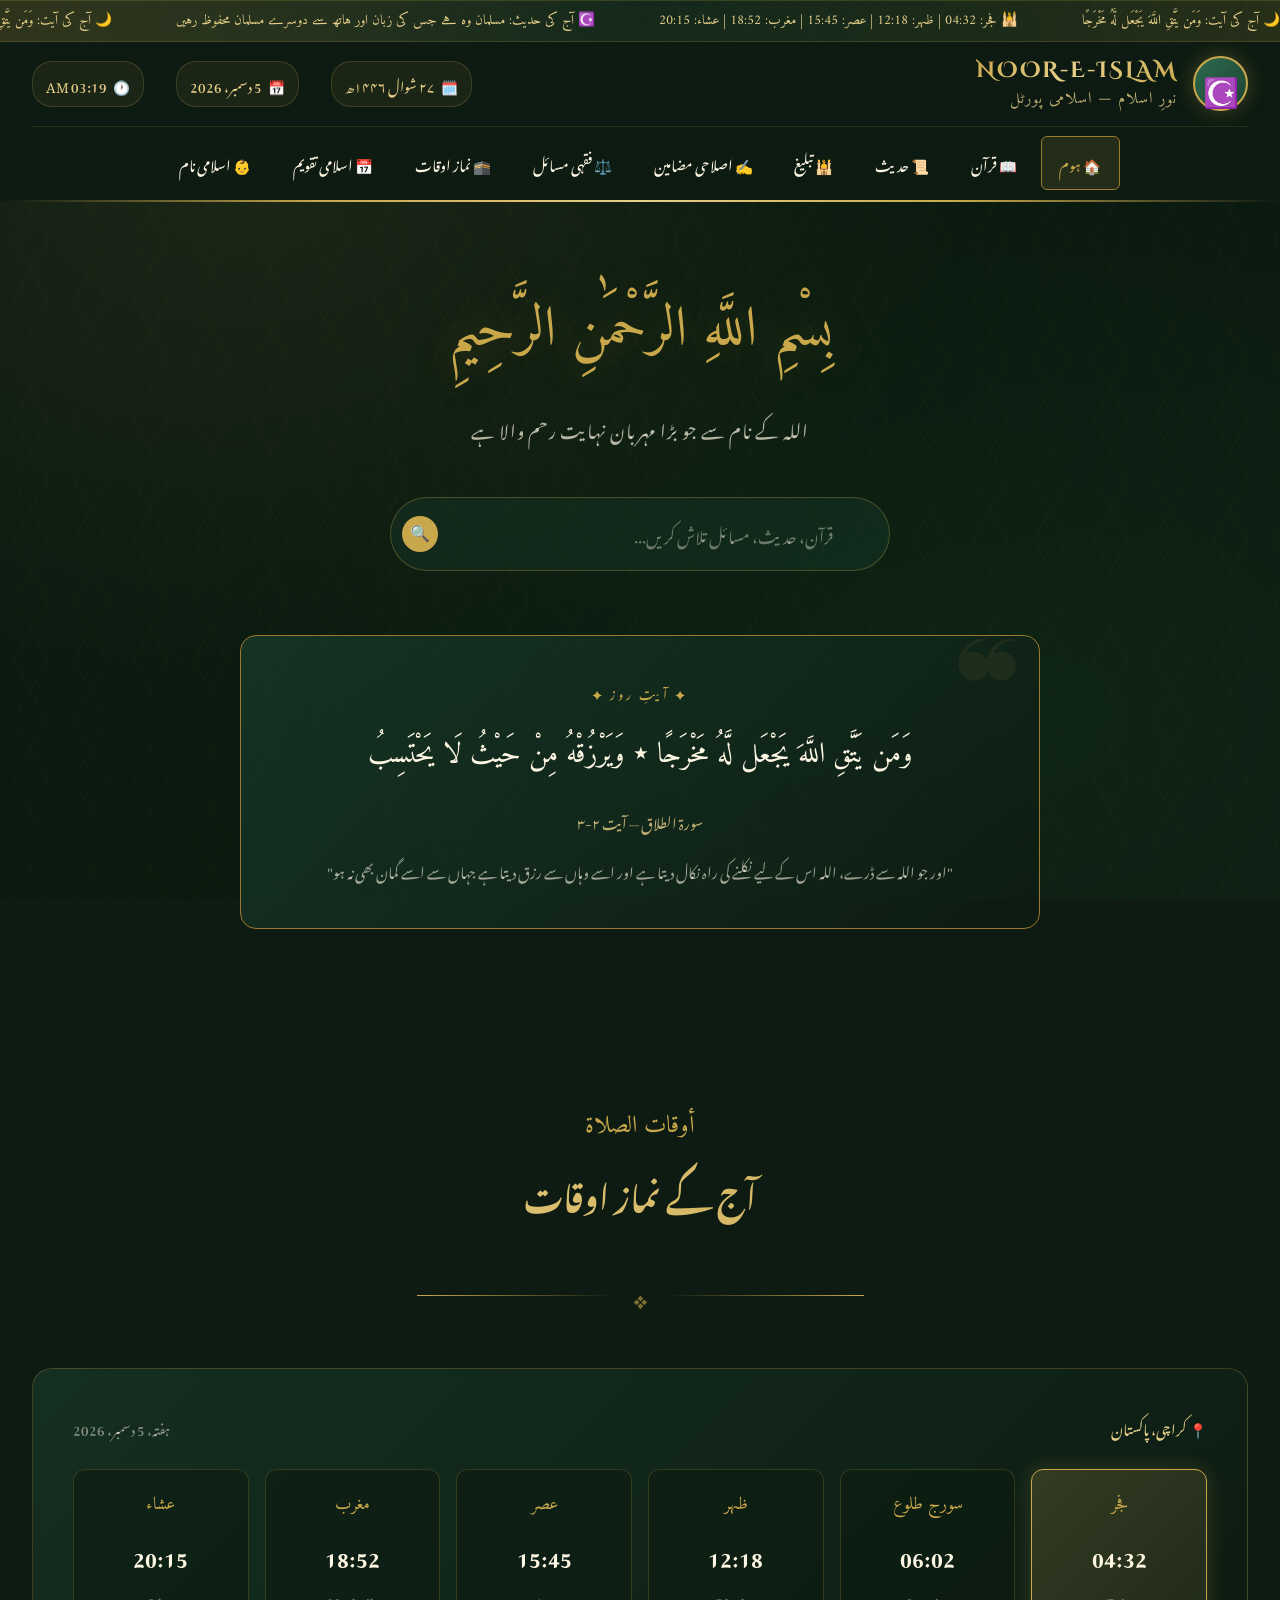
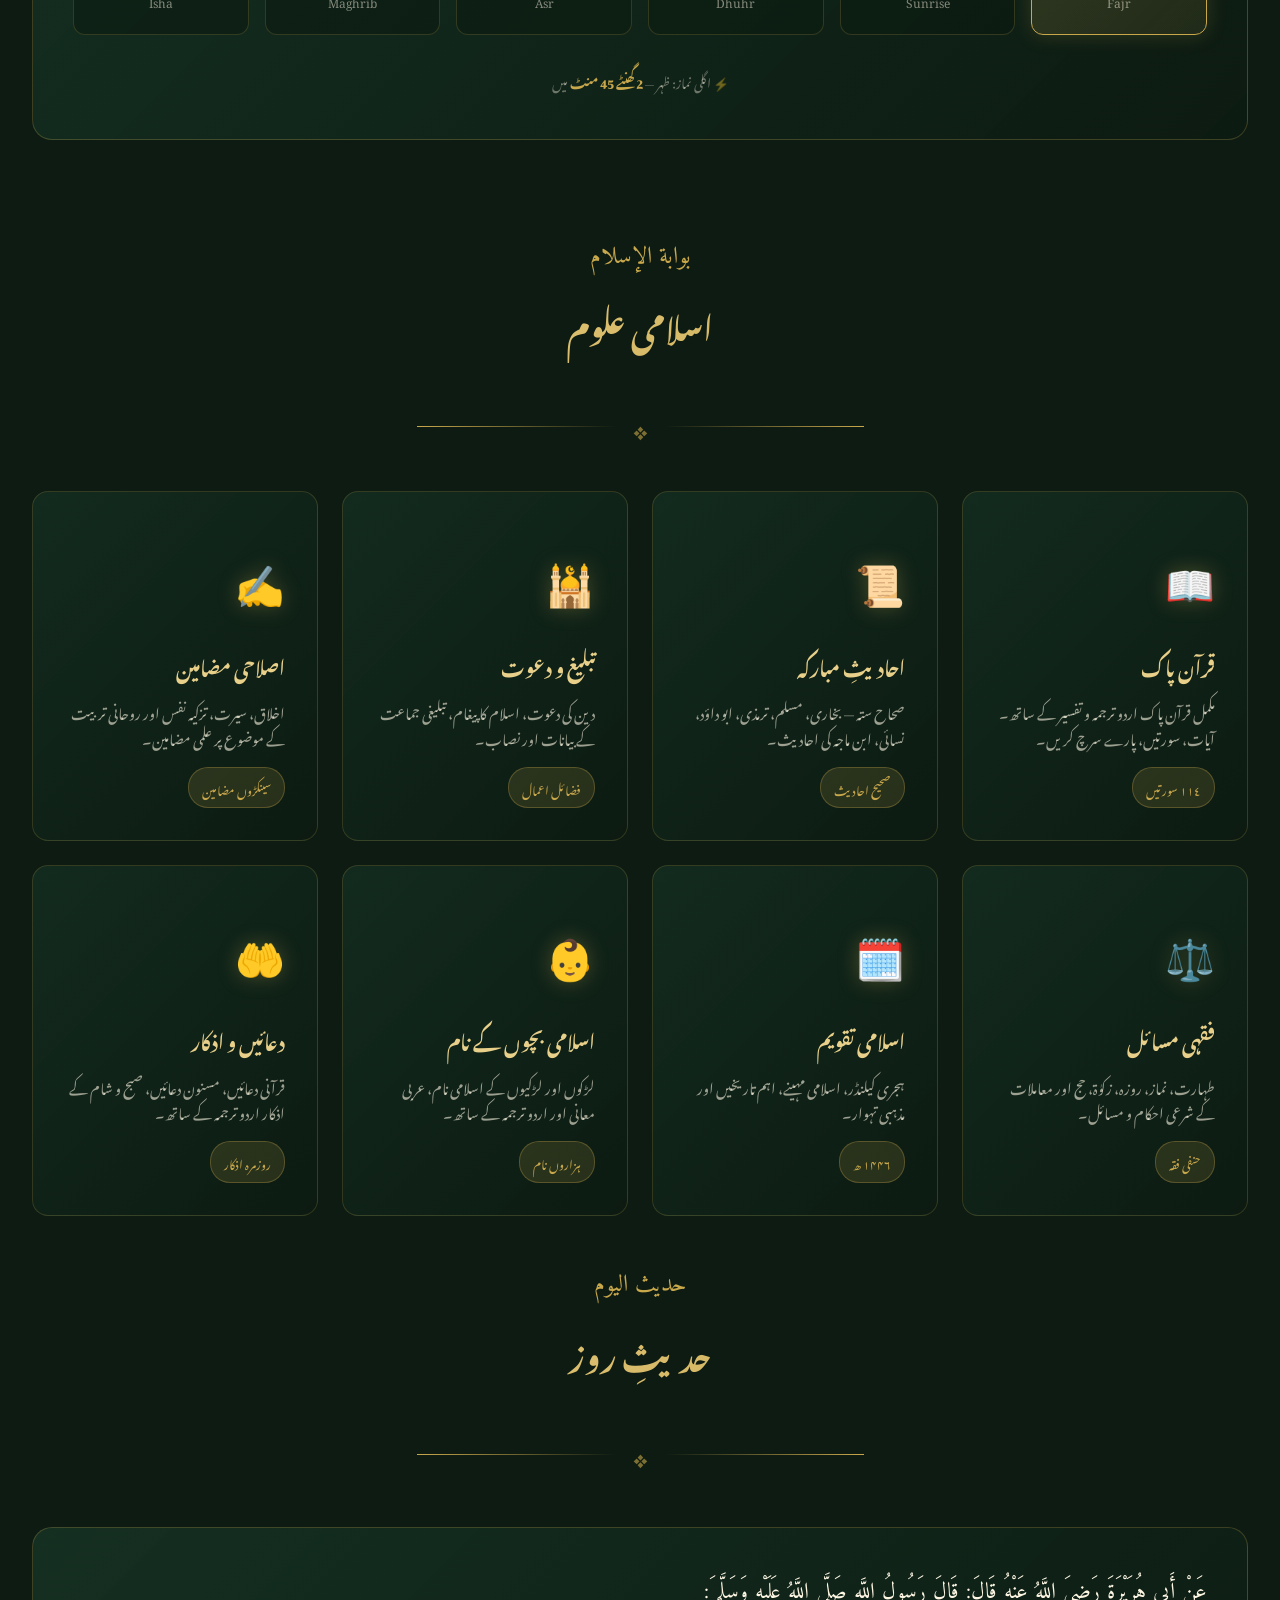
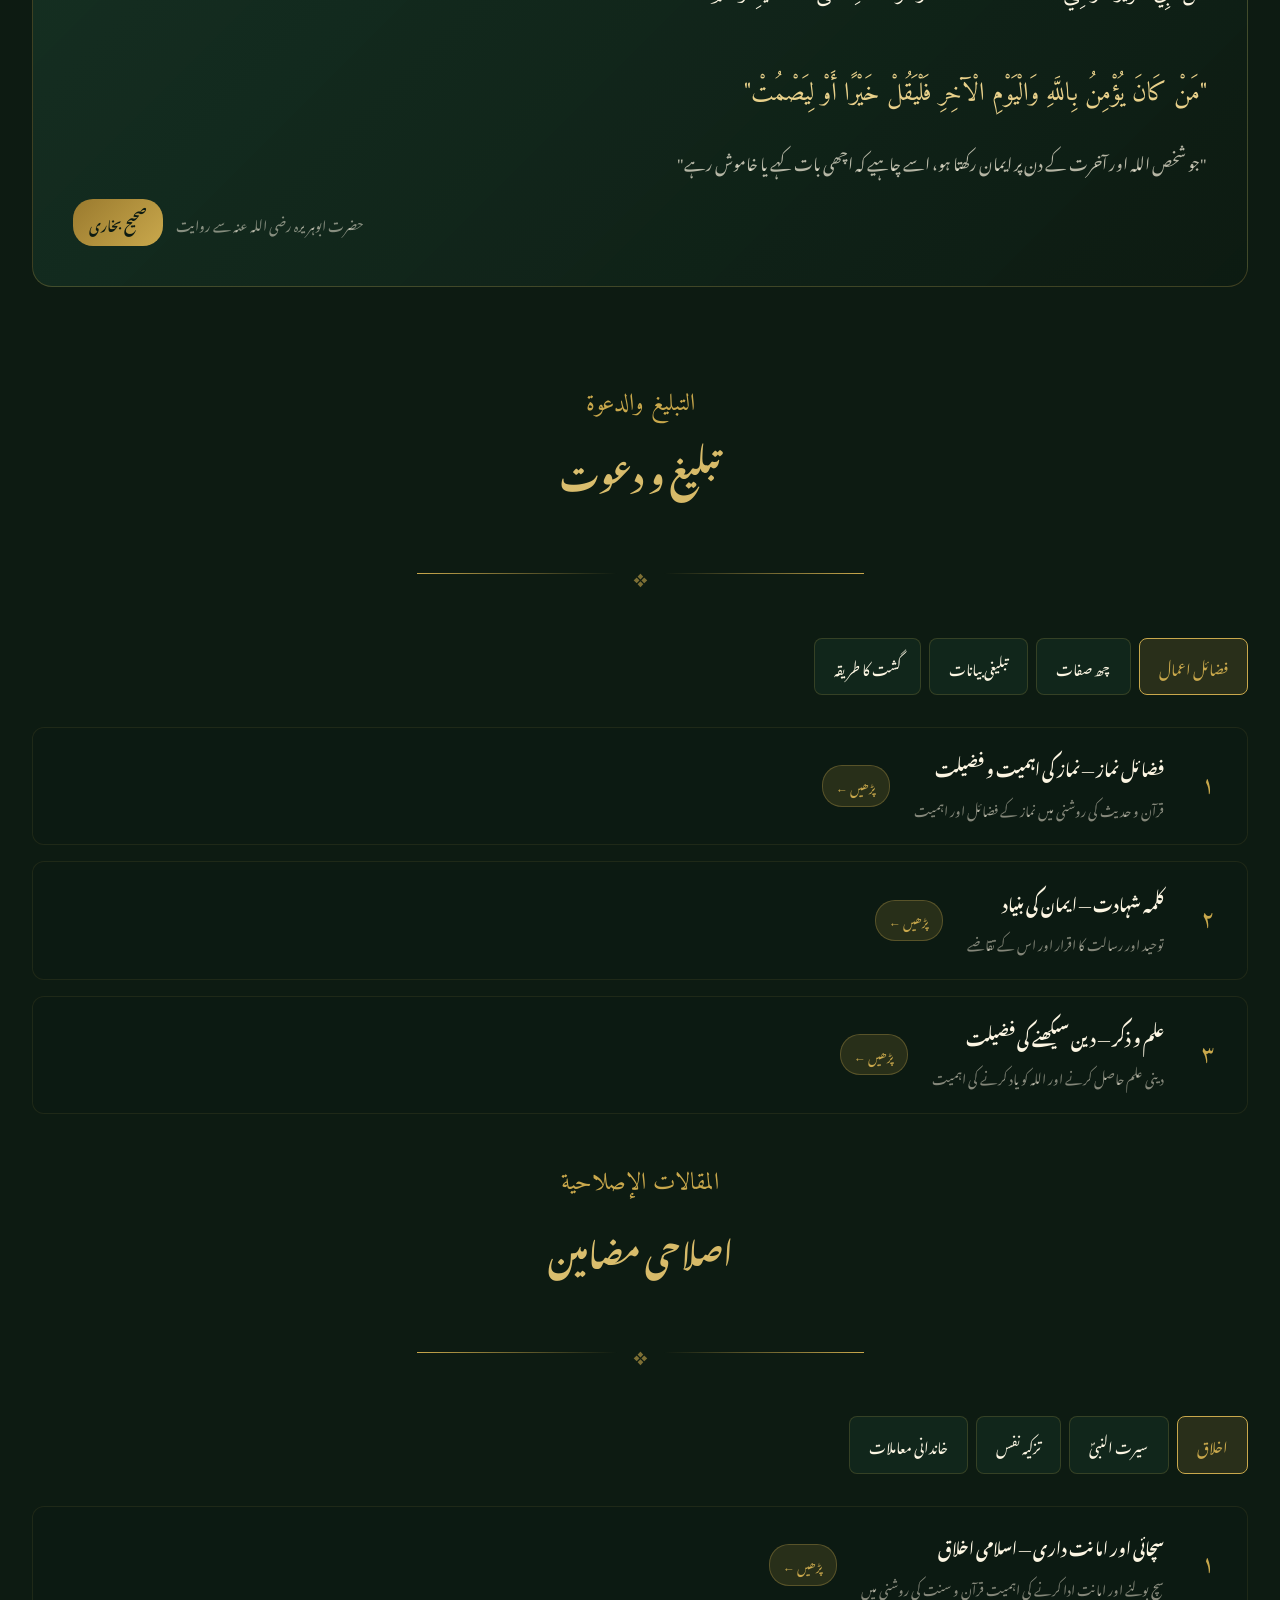
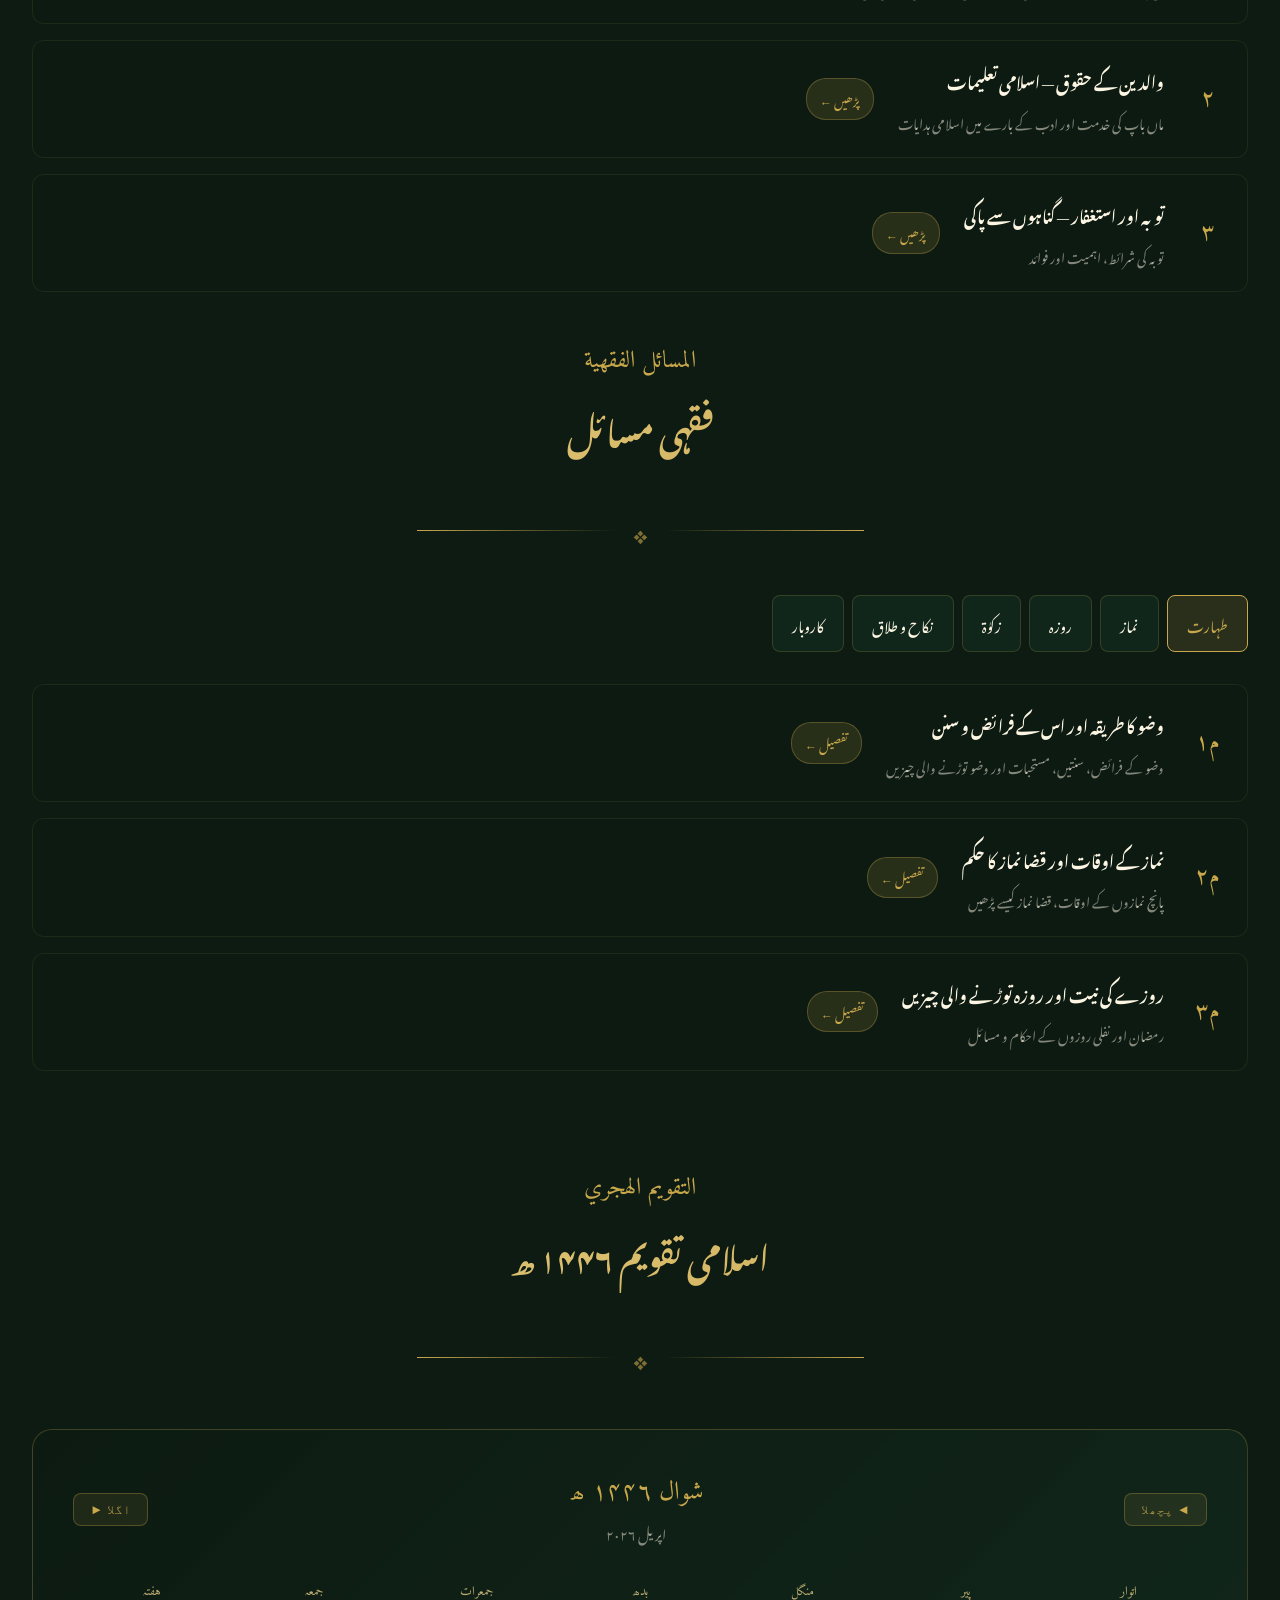
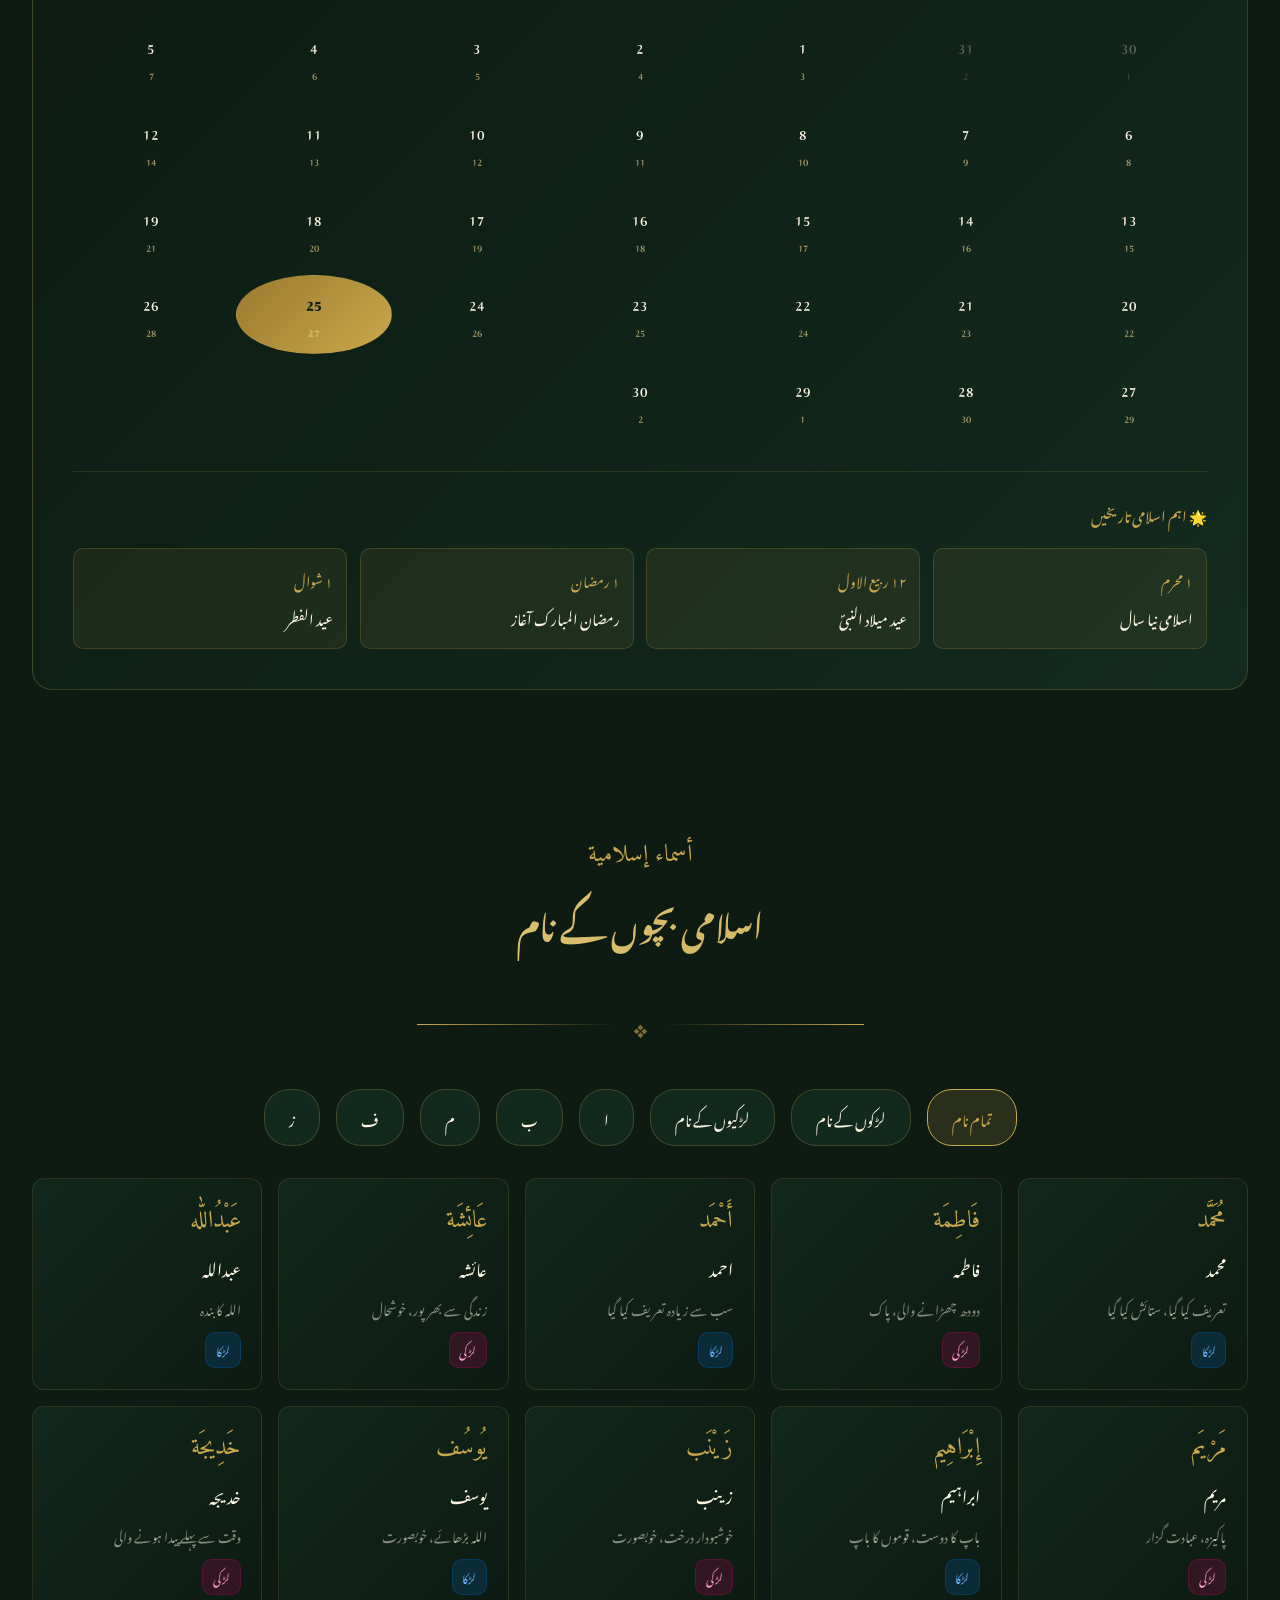
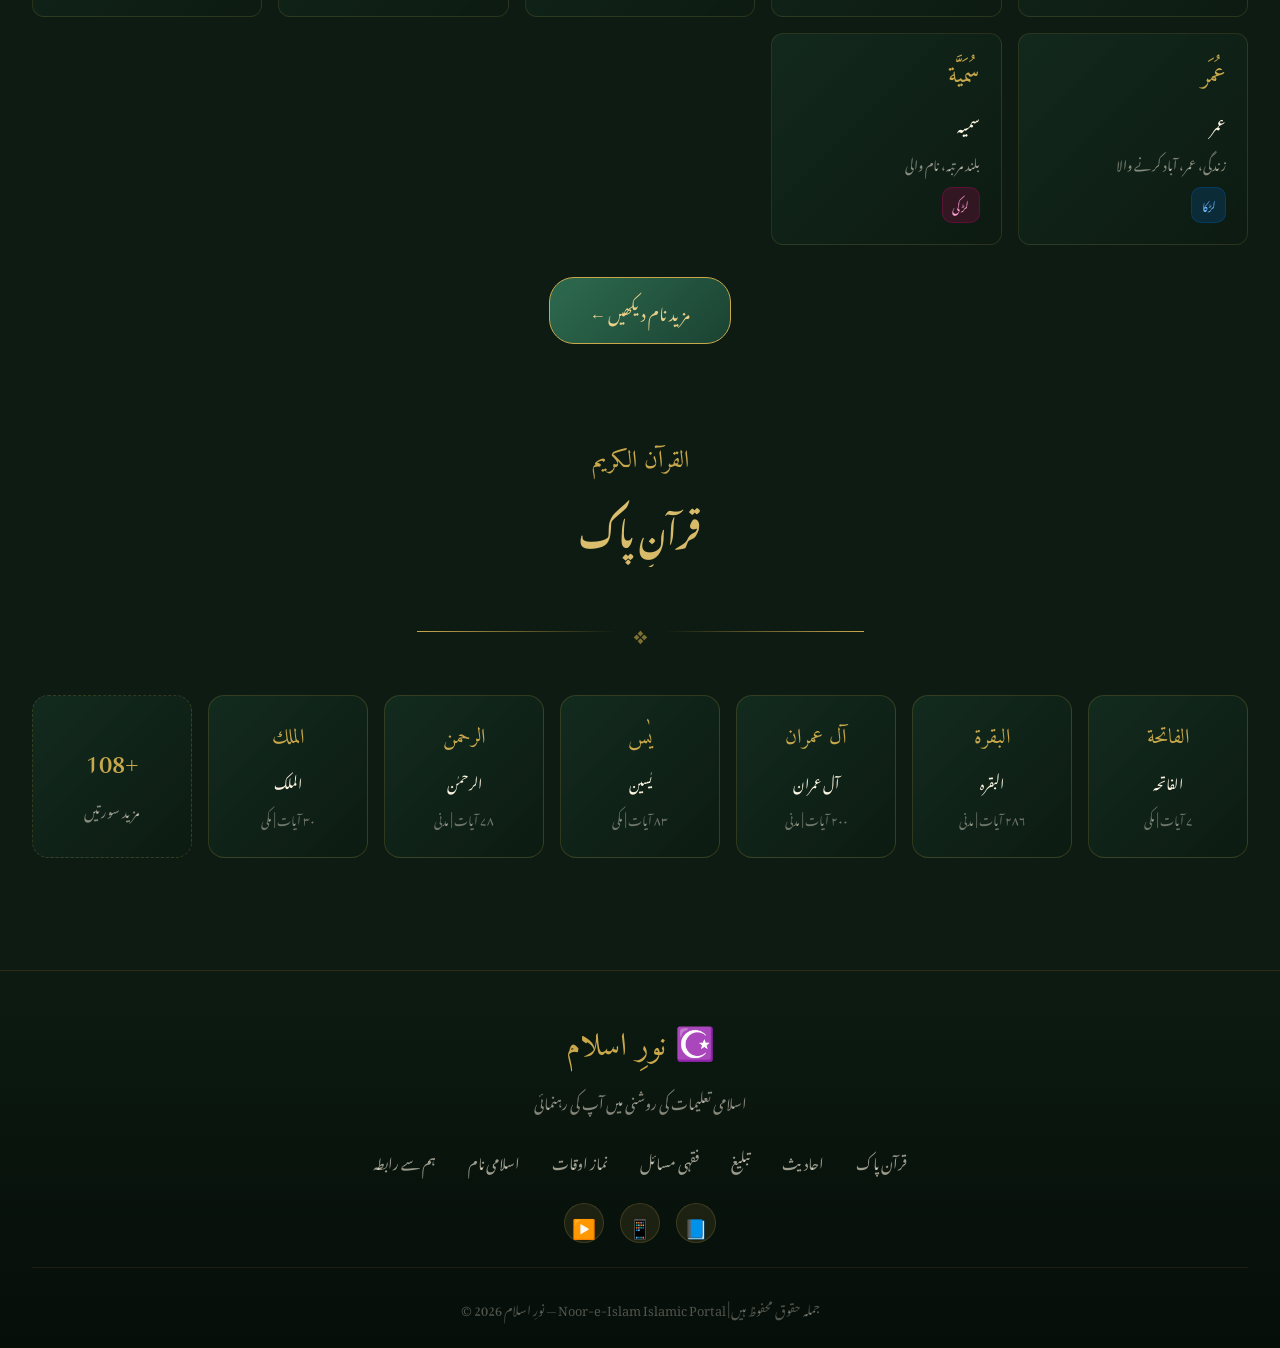
<file: islamic-website.html>
<!DOCTYPE html>
<html lang="ur" dir="rtl">
<head>
<meta charset="UTF-8">
<meta name="viewport" content="width=device-width, initial-scale=1.0">
<title>نورِ اسلام - Islamic Portal</title>
<link href="https://fonts.googleapis.com/css2?family=Noto+Nastaliq+Urdu:wght@400;600;700&family=Amiri:ital,wght@0,400;0,700;1,400&family=Cinzel+Decorative:wght@400;700&display=swap" rel="stylesheet">

<style>
  :root {
    --gold: #C9A84C;
    --gold-light: #E8D08A;
    --gold-dark: #9A7A2E;
    --green: #1B4332;
    --green-mid: #2D6A4F;
    --green-light: #40916C;
    --cream: #FDF6E3;
    --dark: #0D1B12;
    --text: #2C1810;
    --white: #FFFEF7;
  }

  * { margin: 0; padding: 0; box-sizing: border-box; }

  body {
    font-family: 'Noto Nastaliq Urdu', 'Amiri', serif;
    background: var(--dark);
    color: var(--cream);
    overflow-x: hidden;
    direction: rtl;
  }

  /* ===== GEOMETRIC BACKGROUND ===== */
  .geo-bg {
    position: fixed; top: 0; left: 0; width: 100%; height: 100%;
    background: 
      radial-gradient(ellipse at 20% 20%, rgba(201,168,76,0.08) 0%, transparent 50%),
      radial-gradient(ellipse at 80% 80%, rgba(29,107,50,0.12) 0%, transparent 50%),
      linear-gradient(135deg, #0D1B12 0%, #0A1A0F 50%, #0D1B12 100%);
    z-index: -2;
  }

  .geo-pattern {
    position: fixed; top: 0; left: 0; width: 100%; height: 100%;
    opacity: 0.04;
    background-image: 
      repeating-linear-gradient(60deg, var(--gold) 0, var(--gold) 1px, transparent 0, transparent 50%),
      repeating-linear-gradient(120deg, var(--gold) 0, var(--gold) 1px, transparent 0, transparent 50%);
    background-size: 60px 60px;
    z-index: -1;
  }

  /* ===== HEADER ===== */
  header {
    background: linear-gradient(180deg, rgba(13,27,18,0.98) 0%, rgba(13,27,18,0.95) 100%);
    border-bottom: 2px solid;
    border-image: linear-gradient(90deg, transparent, var(--gold), var(--gold-light), var(--gold), transparent) 1;
    padding: 0 2rem;
    position: sticky; top: 0; z-index: 1000;
    backdrop-filter: blur(20px);
  }

  .header-top {
    display: flex; align-items: center; justify-content: space-between;
    padding: 0.8rem 0;
    border-bottom: 1px solid rgba(201,168,76,0.15);
  }

  .logo-section {
    display: flex; align-items: center; gap: 1rem;
  }

  .logo-icon {
    width: 55px; height: 55px;
    background: linear-gradient(135deg, var(--green-mid), var(--green));
    border: 2px solid var(--gold);
    border-radius: 50%;
    display: flex; align-items: center; justify-content: center;
    font-size: 1.8rem;
    box-shadow: 0 0 20px rgba(201,168,76,0.3);
    animation: glow 3s ease-in-out infinite;
  }

  @keyframes glow {
    0%, 100% { box-shadow: 0 0 20px rgba(201,168,76,0.3); }
    50% { box-shadow: 0 0 35px rgba(201,168,76,0.6); }
  }

  .logo-text h1 {
    font-family: 'Cinzel Decorative', serif;
    font-size: 1.4rem;
    background: linear-gradient(135deg, var(--gold), var(--gold-light), var(--gold));
    -webkit-background-clip: text; -webkit-text-fill-color: transparent;
    letter-spacing: 2px;
    direction: ltr;
  }

  .logo-text p {
    font-family: 'Amiri', serif;
    font-size: 1rem; color: var(--gold-light); opacity: 0.8;
    letter-spacing: 1px;
  }

  .header-info {
    display: flex; gap: 2rem; align-items: center;
    font-size: 0.85rem; color: var(--gold-light);
  }

  .info-item {
    display: flex; align-items: center; gap: 0.4rem;
    background: rgba(201,168,76,0.08);
    padding: 0.3rem 0.8rem; border-radius: 20px;
    border: 1px solid rgba(201,168,76,0.2);
  }

  /* ===== NAV ===== */
  nav {
    display: flex; justify-content: center; gap: 0.3rem;
    padding: 0.6rem 0; flex-wrap: wrap;
  }

  nav a {
    color: var(--cream); text-decoration: none;
    padding: 0.5rem 1.1rem; border-radius: 6px;
    font-size: 0.9rem; font-family: 'Noto Nastaliq Urdu', serif;
    transition: all 0.3s ease;
    border: 1px solid transparent;
    position: relative; overflow: hidden;
  }

  nav a::before {
    content: ''; position: absolute; inset: 0;
    background: linear-gradient(135deg, rgba(201,168,76,0.15), rgba(201,168,76,0.05));
    opacity: 0; transition: opacity 0.3s;
  }

  nav a:hover { 
    color: var(--gold); border-color: rgba(201,168,76,0.4);
  }
  nav a:hover::before { opacity: 1; }
  nav a.active { color: var(--gold); background: rgba(201,168,76,0.12); border-color: var(--gold-dark); }

  /* ===== HERO ===== */
  .hero {
    text-align: center; padding: 5rem 2rem 4rem;
    position: relative;
  }

  .bismillah {
    font-family: 'Amiri', serif;
    font-size: clamp(2rem, 5vw, 3.5rem);
    color: var(--gold);
    text-shadow: 0 0 40px rgba(201,168,76,0.4);
    margin-bottom: 1.5rem;
    animation: fadeDown 1s ease;
  }

  @keyframes fadeDown {
    from { opacity: 0; transform: translateY(-20px); }
    to { opacity: 1; transform: translateY(0); }
  }

  .hero-tagline {
    font-size: 1.1rem; color: rgba(253,246,227,0.7);
    margin-bottom: 3rem; letter-spacing: 1px;
    animation: fadeDown 1.2s ease;
  }

  /* ===== AYAT OF DAY ===== */
  .ayat-banner {
    max-width: 800px; margin: 0 auto 4rem;
    background: linear-gradient(135deg, rgba(29,67,50,0.6), rgba(13,27,18,0.8));
    border: 1px solid var(--gold-dark);
    border-radius: 16px; padding: 2.5rem;
    position: relative; overflow: hidden;
    animation: fadeDown 1.4s ease;
  }

  .ayat-banner::before {
    content: '❝'; position: absolute; top: -10px; right: 20px;
    font-size: 6rem; color: rgba(201,168,76,0.08);
    font-family: serif; line-height: 1;
  }

  .ayat-label {
    font-size: 0.8rem; color: var(--gold);
    text-transform: uppercase; letter-spacing: 3px;
    margin-bottom: 1rem; direction: ltr; text-align: center;
  }

  .ayat-text {
    font-family: 'Amiri', serif;
    font-size: clamp(1.3rem, 3vw, 1.8rem);
    line-height: 2.2; color: var(--cream);
    text-align: center; margin-bottom: 1rem;
  }

  .ayat-ref {
    text-align: center; color: var(--gold-light);
    font-size: 0.9rem; opacity: 0.8;
  }

  /* ===== SECTION HEADERS ===== */
  .section-title {
    text-align: center; margin-bottom: 2.5rem;
  }

  .section-title .ar {
    font-family: 'Amiri', serif;
    font-size: 1.5rem; color: var(--gold);
    display: block; margin-bottom: 0.3rem;
  }

  .section-title h2 {
    font-size: clamp(1.4rem, 3vw, 2rem);
    background: linear-gradient(135deg, var(--gold-light), var(--gold));
    -webkit-background-clip: text; -webkit-text-fill-color: transparent;
  }

  .divider {
    display: flex; align-items: center; justify-content: center;
    gap: 1rem; margin-bottom: 2.5rem;
  }

  .divider::before, .divider::after {
    content: ''; flex: 1; max-width: 200px;
    height: 1px; background: linear-gradient(90deg, transparent, var(--gold));
  }

  .divider::after { background: linear-gradient(90deg, var(--gold), transparent); }
  .divider span { color: var(--gold); font-size: 1.2rem; }

  /* ===== MAIN GRID ===== */
  .main-section { padding: 3rem 2rem; max-width: 1400px; margin: 0 auto; }

  .cards-grid {
    display: grid;
    grid-template-columns: repeat(auto-fit, minmax(280px, 1fr));
    gap: 1.5rem;
  }

  .card {
    background: linear-gradient(135deg, rgba(29,67,50,0.4), rgba(13,27,18,0.6));
    border: 1px solid rgba(201,168,76,0.2);
    border-radius: 16px; padding: 2rem;
    cursor: pointer; transition: all 0.4s ease;
    position: relative; overflow: hidden;
  }

  .card::before {
    content: ''; position: absolute; top: 0; right: 0;
    width: 100%; height: 3px;
    background: linear-gradient(90deg, transparent, var(--gold), transparent);
    opacity: 0; transition: opacity 0.4s;
  }

  .card:hover {
    transform: translateY(-6px);
    border-color: var(--gold-dark);
    box-shadow: 0 20px 50px rgba(0,0,0,0.4), 0 0 30px rgba(201,168,76,0.1);
  }

  .card:hover::before { opacity: 1; }

  .card-icon {
    font-size: 2.5rem; margin-bottom: 1rem; display: block;
    filter: drop-shadow(0 0 10px rgba(201,168,76,0.3));
  }

  .card h3 {
    font-size: 1.2rem; color: var(--gold-light);
    margin-bottom: 0.7rem;
  }

  .card p { 
    font-size: 0.9rem; color: rgba(253,246,227,0.6); 
    line-height: 1.8;
  }

  .card-badge {
    display: inline-block; margin-top: 1rem;
    background: rgba(201,168,76,0.15);
    color: var(--gold); font-size: 0.75rem;
    padding: 0.3rem 0.8rem; border-radius: 20px;
    border: 1px solid rgba(201,168,76,0.3);
  }

  /* ===== NAMAZ TIMING ===== */
  .namaz-section {
    background: linear-gradient(135deg, rgba(29,67,50,0.5), rgba(13,27,18,0.7));
    border: 1px solid rgba(201,168,76,0.25);
    border-radius: 20px; padding: 2.5rem; margin: 3rem 0;
  }

  .namaz-grid {
    display: grid; grid-template-columns: repeat(auto-fit, minmax(130px, 1fr));
    gap: 1rem; margin-top: 1.5rem;
  }

  .namaz-item {
    text-align: center;
    background: rgba(13,27,18,0.6);
    border: 1px solid rgba(201,168,76,0.2);
    border-radius: 12px; padding: 1.2rem 0.8rem;
    transition: all 0.3s;
  }

  .namaz-item:hover {
    background: rgba(201,168,76,0.1);
    border-color: var(--gold);
    transform: scale(1.05);
  }

  .namaz-item.active-prayer {
    background: linear-gradient(135deg, rgba(201,168,76,0.2), rgba(201,168,76,0.1));
    border-color: var(--gold);
    box-shadow: 0 0 20px rgba(201,168,76,0.2);
  }

  .namaz-name { 
    font-family: 'Amiri', serif;
    font-size: 1.1rem; color: var(--gold); margin-bottom: 0.5rem;
  }

  .namaz-time { font-size: 1.3rem; color: var(--cream); font-weight: 600; direction: ltr; }
  .namaz-label { font-size: 0.75rem; color: rgba(253,246,227,0.5); margin-top: 0.3rem; }

  /* ===== ISLAMIC CALENDAR ===== */
  .calendar-section {
    background: linear-gradient(135deg, rgba(13,27,18,0.8), rgba(29,67,50,0.4));
    border: 1px solid rgba(201,168,76,0.25);
    border-radius: 20px; padding: 2.5rem; margin: 3rem 0;
  }

  .cal-header {
    display: flex; justify-content: space-between; align-items: center;
    margin-bottom: 1.5rem;
  }

  .cal-month {
    font-family: 'Amiri', serif;
    font-size: 1.6rem; color: var(--gold);
  }

  .cal-grid {
    display: grid; grid-template-columns: repeat(7, 1fr); gap: 0.4rem;
  }

  .cal-day-name {
    text-align: center; color: var(--gold-light);
    font-size: 0.8rem; padding: 0.5rem; opacity: 0.8;
    font-family: 'Amiri', serif;
  }

  .cal-day {
    text-align: center; padding: 0.6rem 0.3rem;
    border-radius: 8px; font-size: 0.85rem;
    cursor: pointer; transition: all 0.2s;
    border: 1px solid transparent;
    position: relative;
  }

  .cal-day:hover { background: rgba(201,168,76,0.1); border-color: rgba(201,168,76,0.3); }
  .cal-day.today {
    background: linear-gradient(135deg, var(--gold-dark), var(--gold));
    color: var(--dark); font-weight: 700; border-radius: 50%;
  }

  .cal-day.prev-month { opacity: 0.3; }

  .hijri-date {
    font-size: 0.6rem; color: var(--gold-light); opacity: 0.7;
    display: block; direction: ltr;
  }

  /* ===== BABY NAMES ===== */
  .names-section { margin: 3rem 0; }

  .names-filter {
    display: flex; gap: 1rem; margin-bottom: 2rem;
    flex-wrap: wrap; justify-content: center;
  }

  .filter-btn {
    background: rgba(29,67,50,0.4);
    border: 1px solid rgba(201,168,76,0.25);
    color: var(--cream); padding: 0.6rem 1.5rem;
    border-radius: 25px; cursor: pointer;
    font-family: 'Noto Nastaliq Urdu', serif;
    font-size: 0.9rem; transition: all 0.3s;
  }

  .filter-btn:hover, .filter-btn.active {
    background: rgba(201,168,76,0.15); border-color: var(--gold); color: var(--gold);
  }

  .names-grid {
    display: grid; grid-template-columns: repeat(auto-fill, minmax(200px, 1fr));
    gap: 1rem;
  }

  .name-card {
    background: linear-gradient(135deg, rgba(29,67,50,0.35), rgba(13,27,18,0.5));
    border: 1px solid rgba(201,168,76,0.15);
    border-radius: 12px; padding: 1.3rem;
    transition: all 0.3s; cursor: pointer;
  }

  .name-card:hover {
    border-color: var(--gold); transform: translateY(-3px);
    box-shadow: 0 10px 30px rgba(0,0,0,0.3);
  }

  .name-arabic {
    font-family: 'Amiri', serif;
    font-size: 1.5rem; color: var(--gold); margin-bottom: 0.3rem;
  }

  .name-urdu { font-size: 1rem; color: var(--cream); margin-bottom: 0.3rem; }
  .name-meaning { font-size: 0.8rem; color: rgba(253,246,227,0.5); }
  .name-gender {
    display: inline-block; font-size: 0.7rem; margin-top: 0.5rem;
    padding: 0.2rem 0.6rem; border-radius: 10px;
  }
  .male { background: rgba(0,100,200,0.2); color: #6BB5FF; border: 1px solid rgba(0,100,200,0.3); }
  .female { background: rgba(200,0,100,0.2); color: #FF9FD3; border: 1px solid rgba(200,0,100,0.3); }

  /* ===== HADEES ===== */
  .hadees-card {
    background: linear-gradient(135deg, rgba(29,67,50,0.5), rgba(13,27,18,0.7));
    border: 1px solid rgba(201,168,76,0.25);
    border-radius: 20px; padding: 2.5rem; margin: 3rem 0;
    position: relative;
  }

  .hadees-text {
    font-family: 'Amiri', serif;
    font-size: clamp(1.1rem, 2.5vw, 1.4rem);
    line-height: 2.2; color: var(--cream);
    margin-bottom: 1.5rem; text-align: right;
  }

  .hadees-source {
    display: flex; align-items: center; gap: 0.8rem;
    justify-content: flex-end;
  }

  .source-badge {
    background: linear-gradient(135deg, var(--gold-dark), var(--gold));
    color: var(--dark); padding: 0.4rem 1rem;
    border-radius: 20px; font-size: 0.85rem; font-weight: 600;
  }

  /* ===== CONTENT SECTIONS ===== */
  .content-tabs {
    display: flex; gap: 0.5rem; margin-bottom: 2rem; flex-wrap: wrap;
  }

  .tab-btn {
    background: rgba(29,67,50,0.3);
    border: 1px solid rgba(201,168,76,0.2);
    color: var(--cream); padding: 0.6rem 1.2rem;
    border-radius: 8px; cursor: pointer;
    font-family: 'Noto Nastaliq Urdu', serif;
    font-size: 0.9rem; transition: all 0.3s;
  }

  .tab-btn.active, .tab-btn:hover {
    background: rgba(201,168,76,0.15); border-color: var(--gold); color: var(--gold);
  }

  .article-list { display: flex; flex-direction: column; gap: 1rem; }

  .article-item {
    display: flex; gap: 1.5rem; align-items: center;
    background: rgba(13,27,18,0.5);
    border: 1px solid rgba(201,168,76,0.1);
    border-radius: 12px; padding: 1.2rem;
    cursor: pointer; transition: all 0.3s;
  }

  .article-item:hover { border-color: rgba(201,168,76,0.4); background: rgba(29,67,50,0.4); }

  .article-num {
    font-family: 'Amiri', serif;
    font-size: 1.5rem; color: var(--gold); min-width: 40px; text-align: center;
  }

  .article-info h4 { color: var(--cream); font-size: 1rem; margin-bottom: 0.3rem; }
  .article-info p { font-size: 0.82rem; color: rgba(253,246,227,0.5); }

  /* ===== FOOTER ===== */
  footer {
    background: linear-gradient(180deg, rgba(13,27,18,0.95), rgba(6,14,9,1));
    border-top: 1px solid rgba(201,168,76,0.2);
    padding: 3rem 2rem 1.5rem; margin-top: 4rem;
    text-align: center;
  }

  .footer-logo {
    font-family: 'Amiri', serif;
    font-size: 2rem; color: var(--gold); margin-bottom: 0.5rem;
  }

  .footer-links {
    display: flex; justify-content: center; gap: 2rem;
    flex-wrap: wrap; margin: 1.5rem 0;
  }

  .footer-links a { color: rgba(253,246,227,0.6); text-decoration: none; font-size: 0.9rem; transition: color 0.3s; }
  .footer-links a:hover { color: var(--gold); }

  .footer-copy {
    color: rgba(253,246,227,0.3); font-size: 0.8rem; direction: ltr;
    margin-top: 1.5rem; padding-top: 1.5rem;
    border-top: 1px solid rgba(201,168,76,0.1);
  }

  /* ===== SEARCH BAR ===== */
  .search-bar {
    max-width: 500px; margin: 0 auto 4rem;
    position: relative;
  }

  .search-bar input {
    width: 100%; padding: 1rem 3.5rem 1rem 1.5rem;
    background: rgba(29,67,50,0.3);
    border: 1px solid rgba(201,168,76,0.3);
    border-radius: 50px; color: var(--cream);
    font-family: 'Noto Nastaliq Urdu', serif; font-size: 1rem;
    outline: none; transition: all 0.3s;
    direction: rtl;
  }

  .search-bar input:focus { border-color: var(--gold); box-shadow: 0 0 20px rgba(201,168,76,0.15); }
  .search-bar input::placeholder { color: rgba(253,246,227,0.4); }

  .search-btn {
    position: absolute; left: 12px; top: 50%; transform: translateY(-50%);
    background: var(--gold); border: none; border-radius: 50%;
    width: 36px; height: 36px; cursor: pointer;
    font-size: 1rem; display: flex; align-items: center; justify-content: center;
  }

  /* ===== RESPONSIVE ===== */
  @media (max-width: 768px) {
    .header-info { display: none; }
    .cards-grid { grid-template-columns: 1fr 1fr; }
    .namaz-grid { grid-template-columns: repeat(3, 1fr); }
    .logo-text h1 { font-size: 1rem; }
    nav { gap: 0.2rem; }
    nav a { padding: 0.4rem 0.7rem; font-size: 0.82rem; }
  }

  @media (max-width: 480px) {
    .cards-grid { grid-template-columns: 1fr; }
    .namaz-grid { grid-template-columns: repeat(2, 1fr); }
  }

  /* ===== SCROLL ANIMATIONS ===== */
  .fade-in { opacity: 0; transform: translateY(30px); transition: all 0.7s ease; }
  .fade-in.visible { opacity: 1; transform: translateY(0); }

  /* ===== ORNAMENT ===== */
  .ornament { color: var(--gold); font-size: 1.5rem; opacity: 0.6; }

  /* ===== TICKER ===== */
  .ticker {
    background: linear-gradient(90deg, rgba(201,168,76,0.15), rgba(29,67,50,0.3), rgba(201,168,76,0.15));
    border-top: 1px solid rgba(201,168,76,0.2);
    border-bottom: 1px solid rgba(201,168,76,0.2);
    padding: 0.5rem 0; overflow: hidden;
  }

  .ticker-inner {
    display: flex; gap: 4rem; animation: ticker 30s linear infinite;
    white-space: nowrap; font-size: 0.85rem; color: var(--gold-light);
    font-family: 'Amiri', serif;
  }

  @keyframes ticker {
    from { transform: translateX(-50%); }
    to { transform: translateX(0%); }
  }
</style>
</head>
<body>

<div class="geo-bg"></div>
<div class="geo-pattern"></div>

<!-- TICKER -->
<div class="ticker">
  <div class="ticker-inner">
    <span>🌙 آج کی آیت: وَمَن يَتَّقِ اللَّهَ يَجْعَل لَّهُ مَخْرَجًا</span>
    <span>🕌 فجر: 04:32 | ظہر: 12:18 | عصر: 15:45 | مغرب: 18:52 | عشاء: 20:15</span>
    <span>☪️ آج کی حدیث: مسلمان وہ ہے جس کی زبان اور ہاتھ سے دوسرے مسلمان محفوظ رہیں</span>
    <span>🌙 آج کی آیت: وَمَن يَتَّقِ اللَّهَ يَجْعَل لَّهُ مَخْرَجًا</span>
    <span>🕌 فجر: 04:32 | ظہر: 12:18 | عصر: 15:45 | مغرب: 18:52 | عشاء: 20:15</span>
    <span>☪️ آج کی حدیث: مسلمان وہ ہے جس کی زبان اور ہاتھ سے دوسرے مسلمان محفوظ رہیں</span>
  </div>
</div>

<!-- HEADER -->
<header>
  <div class="header-top">
    <div class="logo-section">
      <div class="logo-icon">☪️</div>
      <div class="logo-text">
        <h1>NOOR-E-ISLAM</h1>
        <p>نورِ اسلام — اسلامی پورٹل</p>
      </div>
    </div>
    <div class="header-info">
      <div class="info-item">🗓️ <span id="hijri-today">۲۷ شوال ۱۴۴۶ھ</span></div>
      <div class="info-item">📅 <span id="gregorian-today"></span></div>
      <div class="info-item">🕐 <span id="current-time"></span></div>
    </div>
  </div>
  <nav>
    <a href="#" class="active">🏠 ہوم</a>
    <a href="#quran">📖 قرآن</a>
    <a href="#hadees">📜 حدیث</a>
    <a href="#tabligh">🕌 تبلیغ</a>
    <a href="#islahi">✍️ اصلاحی مضامین</a>
    <a href="#fiqh">⚖️ فقہی مسائل</a>
    <a href="#namaz">🕋 نماز اوقات</a>
    <a href="#calendar">📅 اسلامی تقویم</a>
    <a href="#names">👶 اسلامی نام</a>
  </nav>
</header>

<!-- HERO -->
<section class="hero">
  <div class="bismillah">بِسْمِ اللَّهِ الرَّحْمَٰنِ الرَّحِيمِ</div>
  <p class="hero-tagline">اللہ کے نام سے جو بڑا مہربان نہایت رحم والا ہے</p>
  
  <div class="search-bar">
    <input type="text" placeholder="قرآن، حدیث، مسائل تلاش کریں...">
    <button class="search-btn">🔍</button>
  </div>

  <!-- AYAT OF DAY -->
  <div class="ayat-banner">
    <div class="ayat-label">✦ آیتِ روز ✦</div>
    <div class="ayat-text">
      وَمَن يَتَّقِ اللَّهَ يَجْعَل لَّهُ مَخْرَجًا ٭ وَيَرْزُقْهُ مِنْ حَيْثُ لَا يَحْتَسِبُ
    </div>
    <div class="ayat-ref">سورۃ الطلاق — آیت ۲-۳</div>
    <div style="text-align:center; margin-top:0.8rem; color:rgba(253,246,227,0.6); font-size:0.9rem;">
      "اور جو اللہ سے ڈرے، اللہ اس کے لیے نکلنے کی راہ نکال دیتا ہے اور اسے وہاں سے رزق دیتا ہے جہاں سے اسے گمان بھی نہ ہو"
    </div>
  </div>
</section>

<!-- NAMAZ TIMING -->
<section id="namaz" class="main-section">
  <div class="section-title fade-in">
    <span class="ar">أوقات الصلاة</span>
    <h2>آج کے نماز اوقات</h2>
  </div>
  <div class="divider"><span class="ornament">❖</span></div>

  <div class="namaz-section">
    <div style="display:flex; justify-content:space-between; align-items:center; margin-bottom:1rem; flex-wrap:wrap; gap:1rem;">
      <div style="color:var(--gold-light); font-size:0.9rem;">📍 کراچی، پاکستان</div>
      <div style="color:rgba(253,246,227,0.5); font-size:0.85rem;" id="namaz-date"></div>
    </div>
    <div class="namaz-grid">
      <div class="namaz-item active-prayer">
        <div class="namaz-name">فجر</div>
        <div class="namaz-time">04:32</div>
        <div class="namaz-label">Fajr</div>
      </div>
      <div class="namaz-item">
        <div class="namaz-name">سورج طلوع</div>
        <div class="namaz-time">06:02</div>
        <div class="namaz-label">Sunrise</div>
      </div>
      <div class="namaz-item">
        <div class="namaz-name">ظہر</div>
        <div class="namaz-time">12:18</div>
        <div class="namaz-label">Dhuhr</div>
      </div>
      <div class="namaz-item">
        <div class="namaz-name">عصر</div>
        <div class="namaz-time">15:45</div>
        <div class="namaz-label">Asr</div>
      </div>
      <div class="namaz-item">
        <div class="namaz-name">مغرب</div>
        <div class="namaz-time">18:52</div>
        <div class="namaz-label">Maghrib</div>
      </div>
      <div class="namaz-item">
        <div class="namaz-name">عشاء</div>
        <div class="namaz-time">20:15</div>
        <div class="namaz-label">Isha</div>
      </div>
    </div>
    <div style="text-align:center; margin-top:1.5rem;">
      <span style="font-size:0.8rem; color:rgba(253,246,227,0.4);">⚡ اگلی نماز: ظہر — <strong style="color:var(--gold)">2 گھنٹے 45 منٹ</strong> میں</span>
    </div>
  </div>
</section>

<!-- MAIN FEATURE CARDS -->
<section class="main-section" style="padding-top:0;">
  <div class="section-title fade-in">
    <span class="ar">بوابة الإسلام</span>
    <h2>اسلامی علوم</h2>
  </div>
  <div class="divider"><span class="ornament">❖</span></div>

  <div class="cards-grid">
    <!-- QURAN -->
    <div class="card fade-in" id="quran" onclick="showSection('quran-content')">
      <span class="card-icon">📖</span>
      <h3>قرآن پاک</h3>
      <p>مکمل قرآن پاک اردو ترجمہ و تفسیر کے ساتھ۔ آیات، سورتیں، پارے سرچ کریں۔</p>
      <div class="card-badge">١١٤ سورتیں</div>
    </div>

    <!-- HADEES -->
    <div class="card fade-in" id="hadees" onclick="showSection('hadees-content')">
      <span class="card-icon">📜</span>
      <h3>احادیثِ مبارکہ</h3>
      <p>صحاح ستہ — بخاری، مسلم، ترمذی، ابو داؤد، نسائی، ابن ماجہ کی احادیث۔</p>
      <div class="card-badge">صحیح احادیث</div>
    </div>

    <!-- TABLIGH -->
    <div class="card fade-in" id="tabligh" onclick="showSection('tabligh-content')">
      <span class="card-icon">🕌</span>
      <h3>تبلیغ و دعوت</h3>
      <p>دین کی دعوت، اسلام کا پیغام، تبلیغی جماعت کے بیانات اور نصاب۔</p>
      <div class="card-badge">فضائل اعمال</div>
    </div>

    <!-- ISLAHI -->
    <div class="card fade-in" id="islahi" onclick="showSection('islahi-content')">
      <span class="card-icon">✍️</span>
      <h3>اصلاحی مضامین</h3>
      <p>اخلاق، سیرت، تزکیہ نفس اور روحانی تربیت کے موضوع پر علمی مضامین۔</p>
      <div class="card-badge">سینکڑوں مضامین</div>
    </div>

    <!-- FIQH -->
    <div class="card fade-in" id="fiqh" onclick="showSection('fiqh-content')">
      <span class="card-icon">⚖️</span>
      <h3>فقہی مسائل</h3>
      <p>طہارت، نماز، روزہ، زکوٰۃ، حج اور معاملات کے شرعی احکام و مسائل۔</p>
      <div class="card-badge">حنفی فقہ</div>
    </div>

    <!-- CALENDAR -->
    <div class="card fade-in" id="calendar-card" onclick="showSection('calendar-content')">
      <span class="card-icon">🗓️</span>
      <h3>اسلامی تقویم</h3>
      <p>ہجری کیلنڈر، اسلامی مہینے، اہم تاریخیں اور مذہبی تہوار۔</p>
      <div class="card-badge">١۴۴۶ ھ</div>
    </div>

    <!-- NAMES -->
    <div class="card fade-in" onclick="showSection('names-content')">
      <span class="card-icon">👶</span>
      <h3>اسلامی بچوں کے نام</h3>
      <p>لڑکوں اور لڑکیوں کے اسلامی نام، عربی معانی اور اردو ترجمہ کے ساتھ۔</p>
      <div class="card-badge">ہزاروں نام</div>
    </div>

    <!-- DUAS -->
    <div class="card fade-in">
      <span class="card-icon">🤲</span>
      <h3>دعائیں و اذکار</h3>
      <p>قرآنی دعائیں، مسنون دعائیں، صبح و شام کے اذکار اردو ترجمہ کے ساتھ۔</p>
      <div class="card-badge">روزمرہ اذکار</div>
    </div>
  </div>
</section>

<!-- HADEES OF DAY -->
<section class="main-section" style="padding-top:0;">
  <div class="section-title fade-in">
    <span class="ar">حديث اليوم</span>
    <h2>حدیثِ روز</h2>
  </div>
  <div class="divider"><span class="ornament">❖</span></div>

  <div class="hadees-card fade-in">
    <div class="hadees-text">
      عَنْ أَبِي هُرَيْرَةَ رَضِيَ اللَّهُ عَنْهُ قَالَ: قَالَ رَسُولُ اللَّهِ صَلَّى اللَّهُ عَلَيْهِ وَسَلَّمَ:<br><br>
      <span style="font-size:1.6rem; color:var(--gold-light);">
        "مَنْ كَانَ يُؤْمِنُ بِاللَّهِ وَالْيَوْمِ الْآخِرِ فَلْيَقُلْ خَيْرًا أَوْ لِيَصْمُتْ"
      </span>
    </div>
    <div style="text-align:right; color:rgba(253,246,227,0.7); font-size:1rem; margin-bottom:1.5rem; line-height:1.8;">
      "جو شخص اللہ اور آخرت کے دن پر ایمان رکھتا ہو، اسے چاہیے کہ اچھی بات کہے یا خاموش رہے"
    </div>
    <div class="hadees-source">
      <span style="color:rgba(253,246,227,0.5); font-size:0.85rem;">حضرت ابوہریرہ رضی اللہ عنہ سے روایت</span>
      <span class="source-badge">صحیح بخاری</span>
    </div>
  </div>
</section>

<!-- CONTENT SECTIONS -->
<section class="main-section" style="padding-top:0;">
  
  <!-- TABLIGH CONTENT -->
  <div id="tabligh-content" style="margin-bottom:3rem;">
    <div class="section-title fade-in">
      <span class="ar">التبليغ والدعوة</span>
      <h2>تبلیغ و دعوت</h2>
    </div>
    <div class="divider"><span class="ornament">❖</span></div>
    
    <div class="content-tabs">
      <button class="tab-btn active">فضائل اعمال</button>
      <button class="tab-btn">چھ صفات</button>
      <button class="tab-btn">تبلیغی بیانات</button>
      <button class="tab-btn">گشت کا طریقہ</button>
    </div>

    <div class="article-list">
      <div class="article-item">
        <div class="article-num">۱</div>
        <div class="article-info">
          <h4>فضائل نماز — نماز کی اہمیت و فضیلت</h4>
          <p>قرآن و حدیث کی روشنی میں نماز کے فضائل اور اہمیت</p>
        </div>
        <div class="card-badge" style="margin:0; white-space:nowrap;">پڑھیں ←</div>
      </div>
      <div class="article-item">
        <div class="article-num">۲</div>
        <div class="article-info">
          <h4>کلمہ شہادت — ایمان کی بنیاد</h4>
          <p>توحید اور رسالت کا اقرار اور اس کے تقاضے</p>
        </div>
        <div class="card-badge" style="margin:0; white-space:nowrap;">پڑھیں ←</div>
      </div>
      <div class="article-item">
        <div class="article-num">۳</div>
        <div class="article-info">
          <h4>علم و ذکر — دین سیکھنے کی فضیلت</h4>
          <p>دینی علم حاصل کرنے اور اللہ کو یاد کرنے کی اہمیت</p>
        </div>
        <div class="card-badge" style="margin:0; white-space:nowrap;">پڑھیں ←</div>
      </div>
    </div>
  </div>

  <!-- ISLAHI CONTENT -->
  <div id="islahi-content" style="margin-bottom:3rem;">
    <div class="section-title fade-in">
      <span class="ar">المقالات الإصلاحية</span>
      <h2>اصلاحی مضامین</h2>
    </div>
    <div class="divider"><span class="ornament">❖</span></div>

    <div class="content-tabs">
      <button class="tab-btn active">اخلاق</button>
      <button class="tab-btn">سیرت النبیؐ</button>
      <button class="tab-btn">تزکیہ نفس</button>
      <button class="tab-btn">خاندانی معاملات</button>
    </div>

    <div class="article-list">
      <div class="article-item">
        <div class="article-num">۱</div>
        <div class="article-info">
          <h4>سچائی اور امانت داری — اسلامی اخلاق</h4>
          <p>سچ بولنے اور امانت ادا کرنے کی اہمیت قرآن و سنت کی روشنی میں</p>
        </div>
        <div class="card-badge" style="margin:0; white-space:nowrap;">پڑھیں ←</div>
      </div>
      <div class="article-item">
        <div class="article-num">۲</div>
        <div class="article-info">
          <h4>والدین کے حقوق — اسلامی تعلیمات</h4>
          <p>ماں باپ کی خدمت اور ادب کے بارے میں اسلامی ہدایات</p>
        </div>
        <div class="card-badge" style="margin:0; white-space:nowrap;">پڑھیں ←</div>
      </div>
      <div class="article-item">
        <div class="article-num">۳</div>
        <div class="article-info">
          <h4>توبہ اور استغفار — گناہوں سے پاکی</h4>
          <p>توبہ کی شرائط، اہمیت اور فوائد</p>
        </div>
        <div class="card-badge" style="margin:0; white-space:nowrap;">پڑھیں ←</div>
      </div>
    </div>
  </div>

  <!-- FIQH CONTENT -->
  <div id="fiqh-content" style="margin-bottom:3rem;">
    <div class="section-title fade-in">
      <span class="ar">المسائل الفقهية</span>
      <h2>فقہی مسائل</h2>
    </div>
    <div class="divider"><span class="ornament">❖</span></div>

    <div class="content-tabs">
      <button class="tab-btn active">طہارت</button>
      <button class="tab-btn">نماز</button>
      <button class="tab-btn">روزہ</button>
      <button class="tab-btn">زکوٰۃ</button>
      <button class="tab-btn">نکاح و طلاق</button>
      <button class="tab-btn">کاروبار</button>
    </div>

    <div class="article-list">
      <div class="article-item">
        <div class="article-num">م۱</div>
        <div class="article-info">
          <h4>وضو کا طریقہ اور اس کے فرائض و سنن</h4>
          <p>وضو کے فرائض، سنتیں، مستحبات اور وضو توڑنے والی چیزیں</p>
        </div>
        <div class="card-badge" style="margin:0; white-space:nowrap;">تفصیل ←</div>
      </div>
      <div class="article-item">
        <div class="article-num">م۲</div>
        <div class="article-info">
          <h4>نماز کے اوقات اور قضا نماز کا حکم</h4>
          <p>پانچ نمازوں کے اوقات، قضا نماز کیسے پڑھیں</p>
        </div>
        <div class="card-badge" style="margin:0; white-space:nowrap;">تفصیل ←</div>
      </div>
      <div class="article-item">
        <div class="article-num">م۳</div>
        <div class="article-info">
          <h4>روزے کی نیت اور روزہ توڑنے والی چیزیں</h4>
          <p>رمضان اور نفلی روزوں کے احکام و مسائل</p>
        </div>
        <div class="card-badge" style="margin:0; white-space:nowrap;">تفصیل ←</div>
      </div>
    </div>
  </div>
</section>

<!-- ISLAMIC CALENDAR -->
<section id="calendar" class="main-section" style="padding-top:0;">
  <div class="section-title fade-in">
    <span class="ar">التقويم الهجري</span>
    <h2>اسلامی تقویم ١۴۴۶ ھ</h2>
  </div>
  <div class="divider"><span class="ornament">❖</span></div>

  <div class="calendar-section fade-in">
    <div class="cal-header">
      <button style="background:rgba(201,168,76,0.1); border:1px solid rgba(201,168,76,0.3); color:var(--gold); padding:0.5rem 1rem; border-radius:8px; cursor:pointer;">◄ پچھلا</button>
      <div>
        <div class="cal-month">شوال ١۴۴۶ ھ</div>
        <div style="text-align:center; color:rgba(253,246,227,0.5); font-size:0.85rem;">اپریل ۲۰۲۶</div>
      </div>
      <button style="background:rgba(201,168,76,0.1); border:1px solid rgba(201,168,76,0.3); color:var(--gold); padding:0.5rem 1rem; border-radius:8px; cursor:pointer;">اگلا ►</button>
    </div>

    <div class="cal-grid">
      <div class="cal-day-name">اتوار</div>
      <div class="cal-day-name">پیر</div>
      <div class="cal-day-name">منگل</div>
      <div class="cal-day-name">بدھ</div>
      <div class="cal-day-name">جمعرات</div>
      <div class="cal-day-name">جمعہ</div>
      <div class="cal-day-name">ہفتہ</div>

      <div class="cal-day prev-month">30<span class="hijri-date">1</span></div>
      <div class="cal-day prev-month">31<span class="hijri-date">2</span></div>
      <div class="cal-day">1<span class="hijri-date">3</span></div>
      <div class="cal-day">2<span class="hijri-date">4</span></div>
      <div class="cal-day">3<span class="hijri-date">5</span></div>
      <div class="cal-day">4<span class="hijri-date">6</span></div>
      <div class="cal-day">5<span class="hijri-date">7</span></div>

      <div class="cal-day">6<span class="hijri-date">8</span></div>
      <div class="cal-day">7<span class="hijri-date">9</span></div>
      <div class="cal-day">8<span class="hijri-date">10</span></div>
      <div class="cal-day">9<span class="hijri-date">11</span></div>
      <div class="cal-day">10<span class="hijri-date">12</span></div>
      <div class="cal-day">11<span class="hijri-date">13</span></div>
      <div class="cal-day">12<span class="hijri-date">14</span></div>

      <div class="cal-day">13<span class="hijri-date">15</span></div>
      <div class="cal-day">14<span class="hijri-date">16</span></div>
      <div class="cal-day">15<span class="hijri-date">17</span></div>
      <div class="cal-day">16<span class="hijri-date">18</span></div>
      <div class="cal-day">17<span class="hijri-date">19</span></div>
      <div class="cal-day">18<span class="hijri-date">20</span></div>
      <div class="cal-day">19<span class="hijri-date">21</span></div>

      <div class="cal-day">20<span class="hijri-date">22</span></div>
      <div class="cal-day">21<span class="hijri-date">23</span></div>
      <div class="cal-day">22<span class="hijri-date">24</span></div>
      <div class="cal-day">23<span class="hijri-date">25</span></div>
      <div class="cal-day">24<span class="hijri-date">26</span></div>
      <div class="cal-day today">25<span class="hijri-date">27</span></div>
      <div class="cal-day">26<span class="hijri-date">28</span></div>

      <div class="cal-day">27<span class="hijri-date">29</span></div>
      <div class="cal-day">28<span class="hijri-date">30</span></div>
      <div class="cal-day">29<span class="hijri-date">1</span></div>
      <div class="cal-day">30<span class="hijri-date">2</span></div>
    </div>

    <!-- Important dates -->
    <div style="margin-top:2rem; padding-top:1.5rem; border-top:1px solid rgba(201,168,76,0.15);">
      <div style="color:var(--gold); font-size:0.9rem; margin-bottom:1rem;">🌟 اہم اسلامی تاریخیں</div>
      <div style="display:grid; grid-template-columns:repeat(auto-fit, minmax(200px,1fr)); gap:0.8rem;">
        <div style="background:rgba(201,168,76,0.08); border:1px solid rgba(201,168,76,0.2); border-radius:10px; padding:0.8rem;">
          <div style="color:var(--gold); font-size:0.85rem;">۱ محرم</div>
          <div style="font-size:0.9rem; margin-top:0.2rem;">اسلامی نیا سال</div>
        </div>
        <div style="background:rgba(201,168,76,0.08); border:1px solid rgba(201,168,76,0.2); border-radius:10px; padding:0.8rem;">
          <div style="color:var(--gold); font-size:0.85rem;">۱۲ ربیع الاول</div>
          <div style="font-size:0.9rem; margin-top:0.2rem;">عید میلاد النبیؐ</div>
        </div>
        <div style="background:rgba(201,168,76,0.08); border:1px solid rgba(201,168,76,0.2); border-radius:10px; padding:0.8rem;">
          <div style="color:var(--gold); font-size:0.85rem;">۱ رمضان</div>
          <div style="font-size:0.9rem; margin-top:0.2rem;">رمضان المبارک آغاز</div>
        </div>
        <div style="background:rgba(201,168,76,0.08); border:1px solid rgba(201,168,76,0.2); border-radius:10px; padding:0.8rem;">
          <div style="color:var(--gold); font-size:0.85rem;">۱ شوال</div>
          <div style="font-size:0.9rem; margin-top:0.2rem;">عید الفطر</div>
        </div>
      </div>
    </div>
  </div>
</section>

<!-- ISLAMIC BABY NAMES -->
<section id="names" class="main-section names-section" style="padding-top:0;">
  <div class="section-title fade-in">
    <span class="ar">أسماء إسلامية</span>
    <h2>اسلامی بچوں کے نام</h2>
  </div>
  <div class="divider"><span class="ornament">❖</span></div>

  <div class="names-filter">
    <button class="filter-btn active">تمام نام</button>
    <button class="filter-btn">لڑکوں کے نام</button>
    <button class="filter-btn">لڑکیوں کے نام</button>
    <button class="filter-btn">ا</button>
    <button class="filter-btn">ب</button>
    <button class="filter-btn">م</button>
    <button class="filter-btn">ف</button>
    <button class="filter-btn">ز</button>
  </div>

  <div class="names-grid">
    <div class="name-card">
      <div class="name-arabic">مُحَمَّد</div>
      <div class="name-urdu">محمد</div>
      <div class="name-meaning">تعریف کیا گیا، ستائش کیا گیا</div>
      <span class="name-gender male">لڑکا</span>
    </div>
    <div class="name-card">
      <div class="name-arabic">فَاطِمَة</div>
      <div class="name-urdu">فاطمہ</div>
      <div class="name-meaning">دودھ چھڑانے والی، پاک</div>
      <span class="name-gender female">لڑکی</span>
    </div>
    <div class="name-card">
      <div class="name-arabic">أَحْمَد</div>
      <div class="name-urdu">احمد</div>
      <div class="name-meaning">سب سے زیادہ تعریف کیا گیا</div>
      <span class="name-gender male">لڑکا</span>
    </div>
    <div class="name-card">
      <div class="name-arabic">عَائِشَة</div>
      <div class="name-urdu">عائشہ</div>
      <div class="name-meaning">زندگی سے بھرپور، خوشحال</div>
      <span class="name-gender female">لڑکی</span>
    </div>
    <div class="name-card">
      <div class="name-arabic">عَبْدُاللّٰه</div>
      <div class="name-urdu">عبداللہ</div>
      <div class="name-meaning">اللہ کا بندہ</div>
      <span class="name-gender male">لڑکا</span>
    </div>
    <div class="name-card">
      <div class="name-arabic">مَرْيَم</div>
      <div class="name-urdu">مریم</div>
      <div class="name-meaning">پاکیزہ، عبادت گزار</div>
      <span class="name-gender female">لڑکی</span>
    </div>
    <div class="name-card">
      <div class="name-arabic">إِبْرَاهِيم</div>
      <div class="name-urdu">ابراہیم</div>
      <div class="name-meaning">باپ کا دوست، قوموں کا باپ</div>
      <span class="name-gender male">لڑکا</span>
    </div>
    <div class="name-card">
      <div class="name-arabic">زَيْنَب</div>
      <div class="name-urdu">زینب</div>
      <div class="name-meaning">خوشبودار درخت، خوبصورت</div>
      <span class="name-gender female">لڑکی</span>
    </div>
    <div class="name-card">
      <div class="name-arabic">يُوسُف</div>
      <div class="name-urdu">یوسف</div>
      <div class="name-meaning">اللہ بڑھائے، خوبصورت</div>
      <span class="name-gender male">لڑکا</span>
    </div>
    <div class="name-card">
      <div class="name-arabic">خَدِيجَة</div>
      <div class="name-urdu">خدیجہ</div>
      <div class="name-meaning">وقت سے پہلے پیدا ہونے والی</div>
      <span class="name-gender female">لڑکی</span>
    </div>
    <div class="name-card">
      <div class="name-arabic">عُمَر</div>
      <div class="name-urdu">عمر</div>
      <div class="name-meaning">زندگی، عمر، آباد کرنے والا</div>
      <span class="name-gender male">لڑکا</span>
    </div>
    <div class="name-card">
      <div class="name-arabic">سُمَيَّة</div>
      <div class="name-urdu">سمیہ</div>
      <div class="name-meaning">بلند مرتبہ، نام والی</div>
      <span class="name-gender female">لڑکی</span>
    </div>
  </div>

  <div style="text-align:center; margin-top:2rem;">
    <button style="background:linear-gradient(135deg,var(--green-mid),var(--green)); border:1px solid var(--gold); color:var(--gold-light); padding:0.8rem 2.5rem; border-radius:25px; cursor:pointer; font-family:inherit; font-size:1rem;">
      مزید نام دیکھیں ←
    </button>
  </div>
</section>

<!-- QURAN SECTION -->
<section id="quran" class="main-section" style="padding-top:0;">
  <div class="section-title fade-in">
    <span class="ar">القرآن الكريم</span>
    <h2>قرآنِ پاک</h2>
  </div>
  <div class="divider"><span class="ornament">❖</span></div>

  <div style="display:grid; grid-template-columns: repeat(auto-fill, minmax(160px,1fr)); gap:1rem;">
    <!-- Sample Surahs -->
    <div class="card" style="text-align:center; padding:1.5rem 1rem;">
      <div style="font-family:'Amiri',serif; font-size:1.3rem; color:var(--gold); margin-bottom:0.5rem;">الفاتحة</div>
      <div style="font-size:0.85rem; color:var(--cream);">الفاتحہ</div>
      <div style="font-size:0.75rem; color:rgba(253,246,227,0.4); margin-top:0.3rem;">۷ آیات | مکی</div>
    </div>
    <div class="card" style="text-align:center; padding:1.5rem 1rem;">
      <div style="font-family:'Amiri',serif; font-size:1.3rem; color:var(--gold); margin-bottom:0.5rem;">البقرة</div>
      <div style="font-size:0.85rem; color:var(--cream);">البقرہ</div>
      <div style="font-size:0.75rem; color:rgba(253,246,227,0.4); margin-top:0.3rem;">۲۸۶ آیات | مدنی</div>
    </div>
    <div class="card" style="text-align:center; padding:1.5rem 1rem;">
      <div style="font-family:'Amiri',serif; font-size:1.3rem; color:var(--gold); margin-bottom:0.5rem;">آل عمران</div>
      <div style="font-size:0.85rem; color:var(--cream);">آل عمران</div>
      <div style="font-size:0.75rem; color:rgba(253,246,227,0.4); margin-top:0.3rem;">۲۰۰ آیات | مدنی</div>
    </div>
    <div class="card" style="text-align:center; padding:1.5rem 1rem;">
      <div style="font-family:'Amiri',serif; font-size:1.3rem; color:var(--gold); margin-bottom:0.5rem;">يٰس</div>
      <div style="font-size:0.85rem; color:var(--cream);">یٰسین</div>
      <div style="font-size:0.75rem; color:rgba(253,246,227,0.4); margin-top:0.3rem;">۸۳ آیات | مکی</div>
    </div>
    <div class="card" style="text-align:center; padding:1.5rem 1rem;">
      <div style="font-family:'Amiri',serif; font-size:1.3rem; color:var(--gold); margin-bottom:0.5rem;">الرحمن</div>
      <div style="font-size:0.85rem; color:var(--cream);">الرحمٰن</div>
      <div style="font-size:0.75rem; color:rgba(253,246,227,0.4); margin-top:0.3rem;">۷۸ آیات | مدنی</div>
    </div>
    <div class="card" style="text-align:center; padding:1.5rem 1rem;">
      <div style="font-family:'Amiri',serif; font-size:1.3rem; color:var(--gold); margin-bottom:0.5rem;">الملك</div>
      <div style="font-size:0.85rem; color:var(--cream);">الملک</div>
      <div style="font-size:0.75rem; color:rgba(253,246,227,0.4); margin-top:0.3rem;">۳۰ آیات | مکی</div>
    </div>
    <div class="card" style="text-align:center; padding:1.5rem 1rem; border-style:dashed; display:flex; align-items:center; justify-content:center;">
      <div>
        <div style="color:var(--gold); font-size:1.5rem; margin-bottom:0.3rem;">+108</div>
        <div style="font-size:0.85rem; color:rgba(253,246,227,0.5);">مزید سورتیں</div>
      </div>
    </div>
  </div>
</section>

<!-- FOOTER -->
<footer>
  <div class="footer-logo">☪️ نورِ اسلام</div>
  <p style="color:rgba(253,246,227,0.5); font-size:0.9rem; margin-top:0.5rem;">اسلامی تعلیمات کی روشنی میں آپ کی رہنمائی</p>
  
  <div class="footer-links">
    <a href="#">قرآن پاک</a>
    <a href="#">احادیث</a>
    <a href="#">تبلیغ</a>
    <a href="#">فقہی مسائل</a>
    <a href="#">نماز اوقات</a>
    <a href="#">اسلامی نام</a>
    <a href="#">ہم سے رابطہ</a>
  </div>

  <div style="display:flex; justify-content:center; gap:1rem; margin:1rem 0;">
    <div style="background:rgba(201,168,76,0.1); border:1px solid rgba(201,168,76,0.2); border-radius:50%; width:40px; height:40px; display:flex; align-items:center; justify-content:center; cursor:pointer; font-size:1.2rem; transition:all 0.3s;" onmouseover="this.style.background='rgba(201,168,76,0.2)'" onmouseout="this.style.background='rgba(201,168,76,0.1)'">📘</div>
    <div style="background:rgba(201,168,76,0.1); border:1px solid rgba(201,168,76,0.2); border-radius:50%; width:40px; height:40px; display:flex; align-items:center; justify-content:center; cursor:pointer; font-size:1.2rem; transition:all 0.3s;" onmouseover="this.style.background='rgba(201,168,76,0.2)'" onmouseout="this.style.background='rgba(201,168,76,0.1)'">📱</div>
    <div style="background:rgba(201,168,76,0.1); border:1px solid rgba(201,168,76,0.2); border-radius:50%; width:40px; height:40px; display:flex; align-items:center; justify-content:center; cursor:pointer; font-size:1.2rem; transition:all 0.3s;" onmouseover="this.style.background='rgba(201,168,76,0.2)'" onmouseout="this.style.background='rgba(201,168,76,0.1)'">▶️</div>
  </div>

  <div class="footer-copy">
    © 2026 نورِ اسلام — Noor-e-Islam Islamic Portal | جملہ حقوق محفوظ ہیں
  </div>
</footer>

<script>
  // Clock & Date
  function updateTime() {
    const now = new Date();
    document.getElementById('current-time').textContent = 
      now.toLocaleTimeString('ur-PK', {hour:'2-digit', minute:'2-digit'});
    document.getElementById('gregorian-today').textContent = 
      now.toLocaleDateString('ur-PK', {day:'numeric', month:'long', year:'numeric'});
  }
  updateTime(); setInterval(updateTime, 1000);

  document.getElementById('namaz-date').textContent = 
    new Date().toLocaleDateString('ur-PK', {weekday:'long', day:'numeric', month:'long', year:'numeric'});

  // Scroll animations
  const observer = new IntersectionObserver((entries) => {
    entries.forEach(e => { if(e.isIntersecting) e.target.classList.add('visible'); });
  }, {threshold: 0.1});
  document.querySelectorAll('.fade-in').forEach(el => observer.observe(el));

  // Tab buttons
  document.querySelectorAll('.tab-btn').forEach(btn => {
    btn.addEventListener('click', () => {
      btn.closest('.content-tabs').querySelectorAll('.tab-btn').forEach(b => b.classList.remove('active'));
      btn.classList.add('active');
    });
  });

  // Filter buttons
  document.querySelectorAll('.filter-btn').forEach(btn => {
    btn.addEventListener('click', () => {
      btn.closest('.names-filter').querySelectorAll('.filter-btn').forEach(b => b.classList.remove('active'));
      btn.classList.add('active');
    });
  });

  // Nav active state
  document.querySelectorAll('nav a').forEach(a => {
    a.addEventListener('click', () => {
      document.querySelectorAll('nav a').forEach(x => x.classList.remove('active'));
      a.classList.add('active');
    });
  });

  function showSection(id) {
    const el = document.getElementById(id);
    if(el) el.scrollIntoView({behavior:'smooth', block:'start'});
  }
</script>
</body>
</html>
</file>
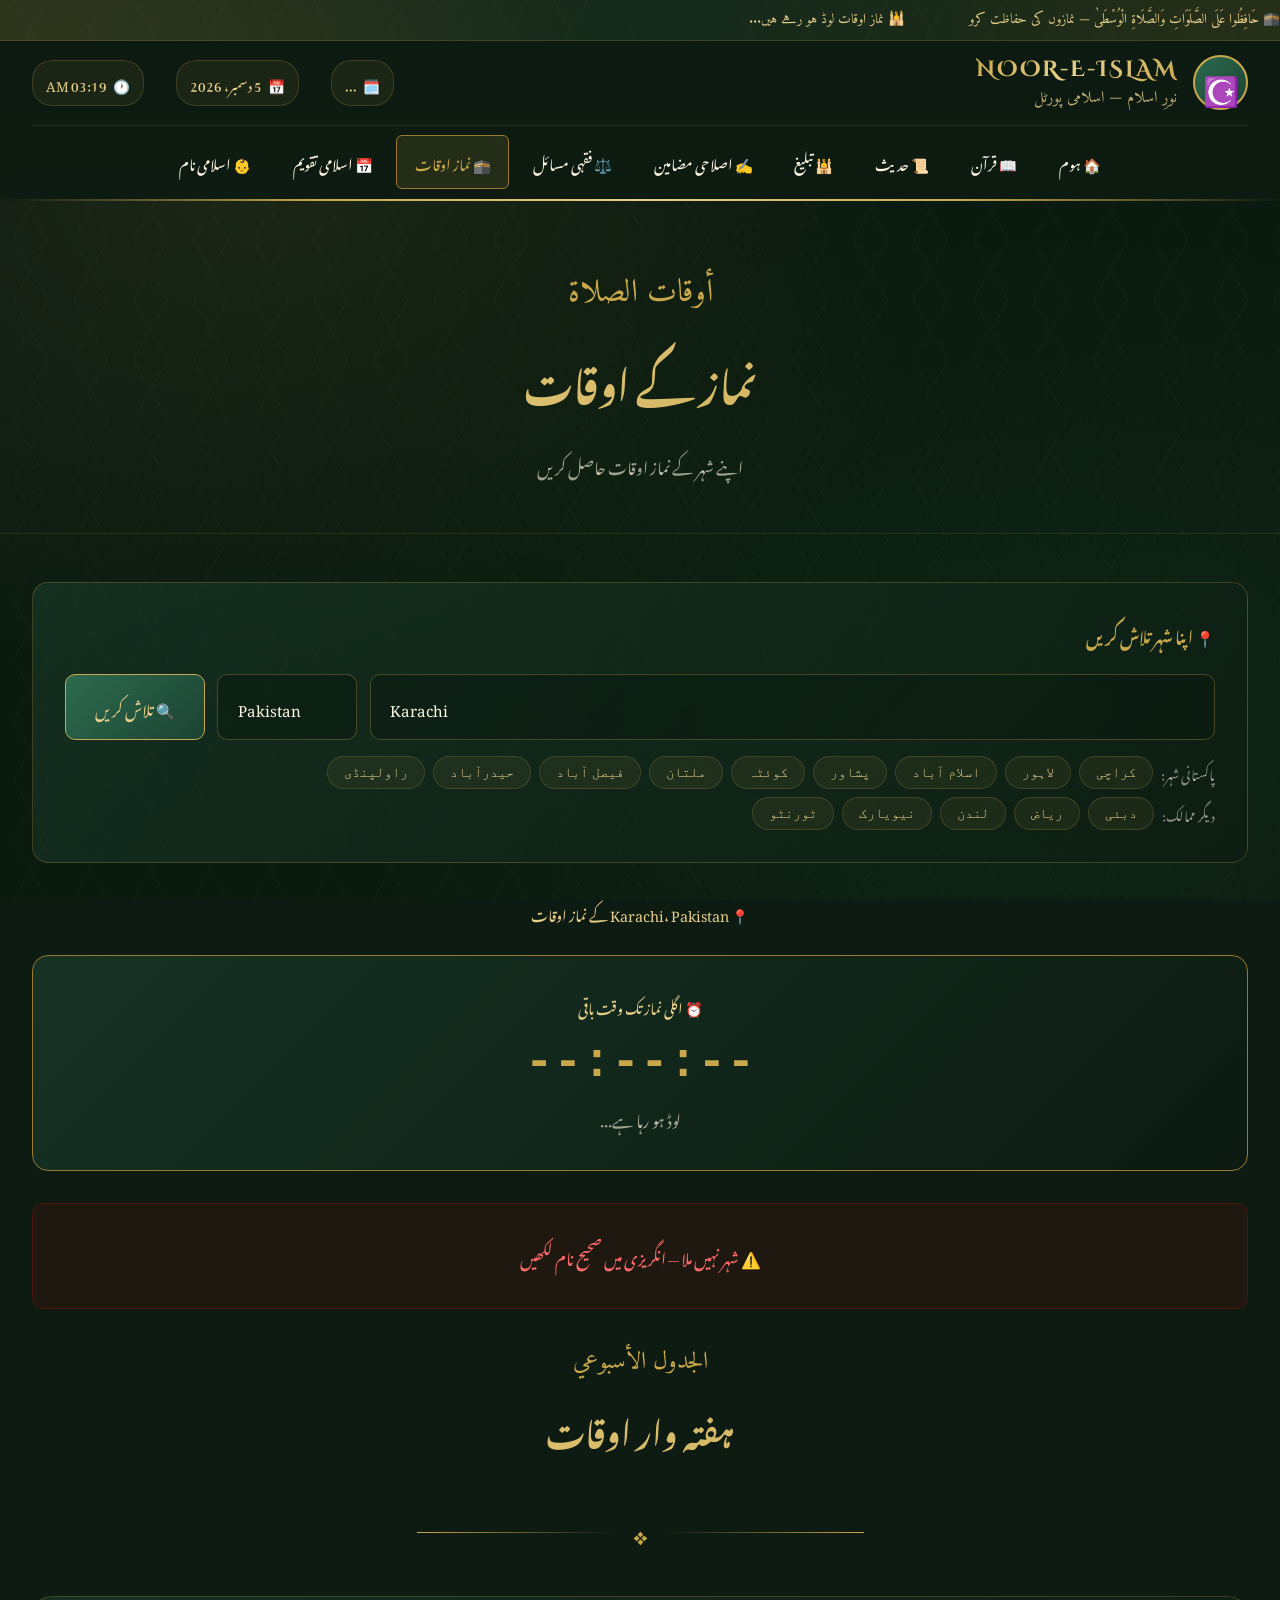
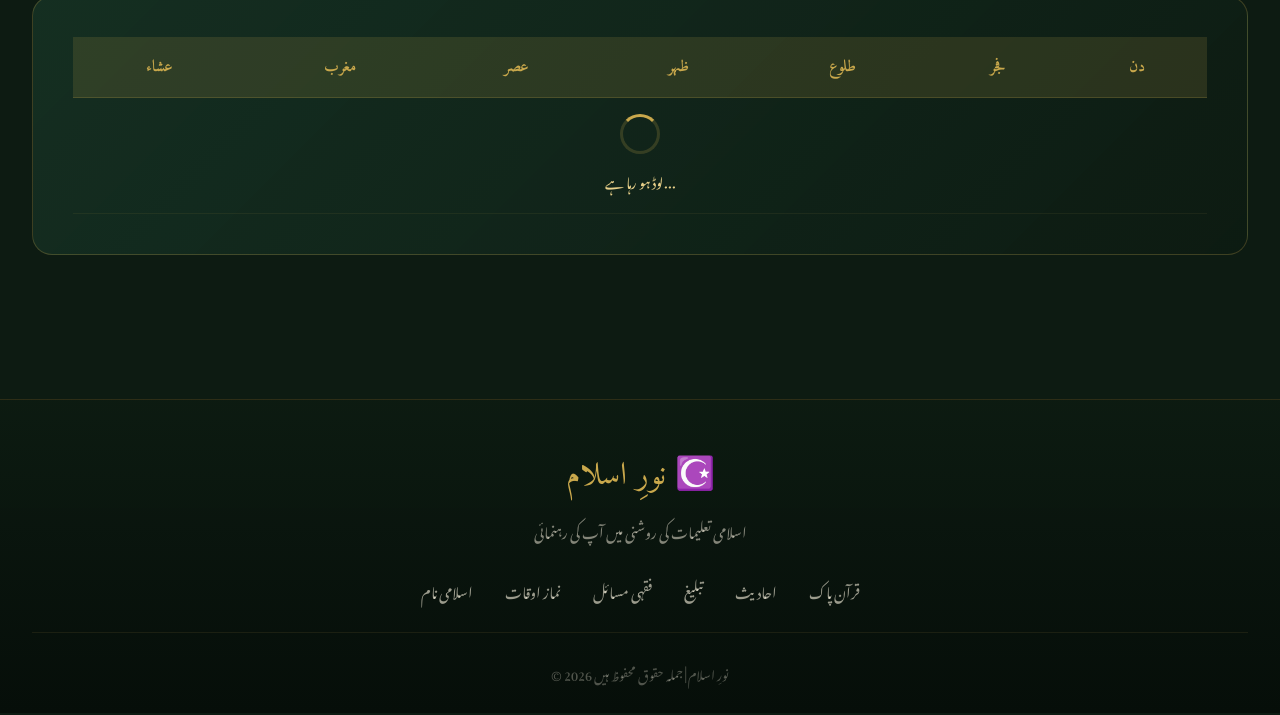
<file: namaz.html>
<!DOCTYPE html>
<html lang="ur" dir="rtl">
<head>
<meta charset="UTF-8">
<meta name="viewport" content="width=device-width, initial-scale=1.0">
<title>نورِ اسلام — نماز اوقات</title>
<link href="https://fonts.googleapis.com/css2?family=Noto+Nastaliq+Urdu:wght@400;600;700&family=Amiri:ital,wght@0,400;0,700;1,400&family=Cinzel+Decorative:wght@400;700&display=swap" rel="stylesheet">
<link rel="stylesheet" href="style.css">
<style>
  .city-box {
    background:linear-gradient(135deg,rgba(29,67,50,0.5),rgba(13,27,18,0.7));
    border:1px solid rgba(201,168,76,0.25); border-radius:16px; padding:2rem; margin-bottom:2rem;
  }
  .city-box h3 { color:var(--gold); margin-bottom:1.2rem; font-size:1rem; }
  .city-input-row { display:flex; gap:0.8rem; flex-wrap:wrap; }
  .city-input {
    flex:1; min-width:180px; padding:0.8rem 1.2rem;
    background:rgba(13,27,18,0.6); border:1px solid rgba(201,168,76,0.3);
    border-radius:10px; color:var(--cream); font-family:inherit; font-size:0.95rem;
    outline:none; direction:ltr;
  }
  .city-input:focus { border-color:var(--gold); }
  .city-input::placeholder { color:rgba(253,246,227,0.35); }
  .country-input {
    width:140px; padding:0.8rem 1.2rem;
    background:rgba(13,27,18,0.6); border:1px solid rgba(201,168,76,0.3);
    border-radius:10px; color:var(--cream); font-family:inherit; font-size:0.95rem;
    outline:none; direction:ltr;
  }
  .country-input:focus { border-color:var(--gold); }
  .search-city-btn {
    background:linear-gradient(135deg,var(--green-mid),var(--green));
    border:1px solid var(--gold); color:var(--gold-light);
    padding:0.8rem 1.8rem; border-radius:10px; cursor:pointer;
    font-family:inherit; font-size:0.95rem; transition:all 0.3s; white-space:nowrap;
  }
  .search-city-btn:hover { background:linear-gradient(135deg,var(--green-light),var(--green-mid)); }
  .quick-cities { display:flex; gap:0.5rem; flex-wrap:wrap; margin-top:1rem; }
  .quick-city { background:rgba(201,168,76,0.08); border:1px solid rgba(201,168,76,0.2); color:var(--gold-light); padding:0.4rem 1rem; border-radius:20px; cursor:pointer; font-size:0.85rem; transition:all 0.3s; }
  .quick-city:hover { background:rgba(201,168,76,0.18); border-color:var(--gold); }

  .current-city-label { color:var(--gold-light); font-size:0.9rem; margin-bottom:1.5rem; text-align:center; }

  .countdown-box { background:linear-gradient(135deg,rgba(29,67,50,0.6),rgba(13,27,18,0.8)); border:1px solid var(--gold-dark); border-radius:16px; padding:2rem; text-align:center; margin-bottom:2rem; }
  .countdown-label { color:var(--gold-light); font-size:0.9rem; margin-bottom:0.8rem; }
  .countdown-time { font-size:3rem; color:var(--gold); font-weight:700; direction:ltr; font-family:monospace; }
  .countdown-prayer { font-size:1rem; color:rgba(253,246,227,0.6); margin-top:0.5rem; }

  .prayer-grid { display:grid; grid-template-columns:repeat(auto-fit,minmax(150px,1fr)); gap:1.2rem; margin-bottom:2rem; }
  .prayer-card { background:linear-gradient(135deg,rgba(29,67,50,0.5),rgba(13,27,18,0.7)); border:1px solid rgba(201,168,76,0.2); border-radius:14px; padding:1.5rem 1rem; text-align:center; transition:all 0.3s; }
  .prayer-card:hover { transform:translateY(-4px); border-color:var(--gold-dark); }
  .prayer-card.next-prayer { border-color:var(--gold); background:linear-gradient(135deg,rgba(201,168,76,0.2),rgba(29,67,50,0.5)); box-shadow:0 0 25px rgba(201,168,76,0.2); }
  .prayer-icon { font-size:1.8rem; margin-bottom:0.6rem; }
  .prayer-name-ar { font-family:'Amiri',serif; font-size:1.2rem; color:var(--gold); margin-bottom:0.2rem; }
  .prayer-name-ur { font-size:0.8rem; color:rgba(253,246,227,0.5); margin-bottom:0.6rem; }
  .prayer-time-big { font-size:1.8rem; color:var(--cream); font-weight:700; direction:ltr; }
  .next-badge { display:inline-block; background:var(--gold); color:var(--dark); font-size:0.7rem; padding:0.2rem 0.6rem; border-radius:10px; margin-top:0.4rem; font-weight:700; }

  .weekly-table { width:100%; border-collapse:collapse; }
  .weekly-table th { background:rgba(201,168,76,0.15); color:var(--gold); padding:1rem; font-family:'Amiri',serif; border-bottom:1px solid rgba(201,168,76,0.2); text-align:center; }
  .weekly-table td { padding:0.8rem 0.6rem; color:var(--cream); font-size:0.88rem; border-bottom:1px solid rgba(201,168,76,0.08); text-align:center; direction:ltr; }
  .weekly-table tr:hover td { background:rgba(29,67,50,0.3); }
  .weekly-table tr.today-row td { background:rgba(201,168,76,0.1); color:var(--gold-light); }
  .day-col { direction:rtl; font-family:'Amiri',serif; }

  .loading-box { text-align:center; padding:2rem; color:var(--gold-light); }
  .loading-spinner { width:40px; height:40px; border:3px solid rgba(201,168,76,0.2); border-top-color:var(--gold); border-radius:50%; animation:spin 1s linear infinite; margin:0 auto 1rem; }
  @keyframes spin { to { transform:rotate(360deg); } }

  .error-box { text-align:center; padding:2rem; color:#FF6B6B; background:rgba(255,0,0,0.08); border:1px solid rgba(255,0,0,0.2); border-radius:12px; }
</style>
</head>
<body>
<div class="geo-bg"></div><div class="geo-pattern"></div>
<div class="ticker"><div class="ticker-inner">
  <span>🕋 حَافِظُوا عَلَى الصَّلَوَاتِ وَالصَّلَاةِ الْوُسْطَىٰ — نمازوں کی حفاظت کرو</span>
  <span id="ticker-namaz">🕌 نماز اوقات لوڈ ہو رہے ہیں...</span>
</div></div>
<header>
  <div class="header-top">
    <div class="logo-section">
      <div class="logo-icon">☪️</div>
      <div class="logo-text"><h1>NOOR-E-ISLAM</h1><p>نورِ اسلام — اسلامی پورٹل</p></div>
    </div>
    <div class="header-info">
      <div class="info-item">🗓️ <span id="hijri-today" class="hijri-today">...</span></div>
      <div class="info-item">📅 <span id="gregorian-today"></span></div>
      <div class="info-item">🕐 <span id="current-time"></span></div>
    </div>
  </div>
  <nav>
    <a href="index.html">🏠 ہوم</a><a href="quran.html">📖 قرآن</a><a href="hadees.html">📜 حدیث</a>
    <a href="tabligh.html">🕌 تبلیغ</a><a href="islahi.html">✍️ اصلاحی مضامین</a>
    <a href="fiqh.html">⚖️ فقہی مسائل</a><a href="namaz.html" class="active">🕋 نماز اوقات</a>
    <a href="calendar.html">📅 اسلامی تقویم</a><a href="names.html">👶 اسلامی نام</a>
  </nav>
</header>

<div class="page-hero">
  <div class="ar-title">أوقات الصلاة</div>
  <h1>نماز کے اوقات</h1>
  <p>اپنے شہر کے نماز اوقات حاصل کریں</p>
</div>

<section class="main-section">

  <!-- CITY SEARCH BOX -->
  <div class="city-box">
    <h3>📍 اپنا شہر تلاش کریں</h3>
    <div class="city-input-row">
      <input type="text" class="city-input" id="city-input" placeholder="City name (English) — e.g. Karachi" value="Karachi">
      <input type="text" class="country-input" id="country-input" placeholder="Country" value="Pakistan">
      <button class="search-city-btn" onclick="loadCity()">🔍 تلاش کریں</button>
    </div>
    <div class="quick-cities">
      <span style="color:rgba(253,246,227,0.5); font-size:0.82rem; align-self:center;">پاکستانی شہر:</span>
      <button class="quick-city" onclick="setCity('Karachi','Pakistan')">کراچی</button>
      <button class="quick-city" onclick="setCity('Lahore','Pakistan')">لاہور</button>
      <button class="quick-city" onclick="setCity('Islamabad','Pakistan')">اسلام آباد</button>
      <button class="quick-city" onclick="setCity('Peshawar','Pakistan')">پشاور</button>
      <button class="quick-city" onclick="setCity('Quetta','Pakistan')">کوئٹہ</button>
      <button class="quick-city" onclick="setCity('Multan','Pakistan')">ملتان</button>
      <button class="quick-city" onclick="setCity('Faisalabad','Pakistan')">فیصل آباد</button>
      <button class="quick-city" onclick="setCity('Hyderabad','Pakistan')">حیدرآباد</button>
      <button class="quick-city" onclick="setCity('Rawalpindi','Pakistan')">راولپنڈی</button>
    </div>
    <div class="quick-cities" style="margin-top:0.5rem;">
      <span style="color:rgba(253,246,227,0.5); font-size:0.82rem; align-self:center;">دیگر ممالک:</span>
      <button class="quick-city" onclick="setCity('Dubai','UAE')">دبئی</button>
      <button class="quick-city" onclick="setCity('Riyadh','Saudi Arabia')">ریاض</button>
      <button class="quick-city" onclick="setCity('London','UK')">لندن</button>
      <button class="quick-city" onclick="setCity('New York','USA')">نیویارک</button>
      <button class="quick-city" onclick="setCity('Toronto','Canada')">ٹورنٹو</button>
    </div>
  </div>

  <!-- CURRENT CITY -->
  <div class="current-city-label">📍 <span id="city-label">کراچی، پاکستان</span> کے نماز اوقات</div>

  <!-- COUNTDOWN -->
  <div class="countdown-box">
    <div class="countdown-label">⏰ اگلی نماز تک وقت باقی</div>
    <div class="countdown-time" id="countdown">--:--:--</div>
    <div class="countdown-prayer" id="countdown-prayer">لوڈ ہو رہا ہے...</div>
  </div>

  <!-- PRAYER CARDS -->
  <div class="prayer-grid" id="prayer-grid">
    <div class="loading-box" style="grid-column:1/-1;">
      <div class="loading-spinner"></div>اوقات لوڈ ہو رہے ہیں...
    </div>
  </div>

  <!-- WEEKLY TABLE -->
  <div class="section-title"><span class="ar">الجدول الأسبوعي</span><h2>ہفتہ وار اوقات</h2></div>
  <div class="divider"><span class="ornament">❖</span></div>
  <div class="box-section" style="overflow-x:auto;">
    <table class="weekly-table">
      <thead>
        <tr>
          <th>دن</th><th>فجر</th><th>طلوع</th><th>ظہر</th><th>عصر</th><th>مغرب</th><th>عشاء</th>
        </tr>
      </thead>
      <tbody id="weekly-tbody">
        <tr><td colspan="7" style="text-align:center;padding:1.5rem;color:var(--gold-light);">
          <div class="loading-spinner" style="margin:0 auto 0.5rem;"></div>لوڈ ہو رہا ہے...
        </td></tr>
      </tbody>
    </table>
  </div>

</section>

<footer>
  <div class="footer-logo">☪️ نورِ اسلام</div>
  <p class="footer-tagline">اسلامی تعلیمات کی روشنی میں آپ کی رہنمائی</p>
  <div class="footer-links">
    <a href="quran.html">قرآن پاک</a><a href="hadees.html">احادیث</a>
    <a href="tabligh.html">تبلیغ</a><a href="fiqh.html">فقہی مسائل</a>
    <a href="namaz.html">نماز اوقات</a><a href="names.html">اسلامی نام</a>
  </div>
  <div class="footer-copy">© 2026 نورِ اسلام | جملہ حقوق محفوظ ہیں</div>
</footer>
<script src="main.js"></script>
<script>
let currentCity = 'Karachi';
let currentCountry = 'Pakistan';
let nextPrayerTime = null;
let countdownInterval = null;

const prayerIcons = { fajr:'🌙', sunrise:'🌅', dhuhr:'☀️', asr:'🌤️', maghrib:'🌆', isha:'🌃' };
const prayerUrdu = { fajr:'فجر', sunrise:'طلوع آفتاب', dhuhr:'ظہر', asr:'عصر', maghrib:'مغرب', isha:'عشاء' };
const prayerAr = { fajr:'الفجر', sunrise:'الشروق', dhuhr:'الظهر', asr:'العصر', maghrib:'المغرب', isha:'العشاء' };
const weekDays = ['اتوار','پیر','منگل','بدھ','جمعرات','جمعہ 🕌','ہفتہ'];

function setCity(city, country) {
  document.getElementById('city-input').value = city;
  document.getElementById('country-input').value = country;
  loadCity();
}

async function loadCity() {
  currentCity = document.getElementById('city-input').value.trim() || 'Karachi';
  currentCountry = document.getElementById('country-input').value.trim() || 'Pakistan';
  document.getElementById('city-label').textContent = `${currentCity}، ${currentCountry}`;

  document.getElementById('prayer-grid').innerHTML =
    '<div class="loading-box" style="grid-column:1/-1;"><div class="loading-spinner"></div>اوقات لوڈ ہو رہے ہیں...</div>';
  document.getElementById('weekly-tbody').innerHTML =
    '<tr><td colspan="7" style="text-align:center;padding:1rem;color:var(--gold-light);"><div class="loading-spinner" style="margin:0 auto 0.5rem;"></div>لوڈ ہو رہا ہے...</td></tr>';

  const today = new Date();
  const d = today.getDate(), mo = today.getMonth()+1, y = today.getFullYear();
  const url = `https://api.aladhan.com/v1/timingsByCity/${d}-${mo}-${y}?city=${encodeURIComponent(currentCity)}&country=${encodeURIComponent(currentCountry)}&method=1`;

  try {
    const res = await fetch(url);
    const data = await res.json();
    if (data.code === 200) {
      const t = data.data.timings;
      renderPrayerCards(t);
      updateTicker(t);
      loadWeekly();
    } else {
      showError();
    }
  } catch(e) { showError(); }
}

function showError() {
  document.getElementById('prayer-grid').innerHTML =
    '<div class="error-box" style="grid-column:1/-1;">⚠️ شہر نہیں ملا — انگریزی میں صحیح نام لکھیں</div>';
}

function renderPrayerCards(t) {
  const prayers = [
    { key:'fajr', time:t.Fajr },
    { key:'sunrise', time:t.Sunrise },
    { key:'dhuhr', time:t.Dhuhr },
    { key:'asr', time:t.Asr },
    { key:'maghrib', time:t.Maghrib },
    { key:'isha', time:t.Isha }
  ];

  // Find next prayer
  const now = new Date();
  const cur = now.getHours()*60 + now.getMinutes();
  let nextIdx = 0;
  for(let i=0; i<prayers.length; i++) {
    const [h,m] = prayers[i].time.split(':').map(Number);
    if(h*60+m > cur) { nextIdx=i; break; }
  }

  nextPrayerTime = prayers[nextIdx].time;
  document.getElementById('countdown-prayer').textContent =
    `${prayerUrdu[prayers[nextIdx].key]} کی نماز — ${prayers[nextIdx].time}`;

  document.getElementById('prayer-grid').innerHTML = prayers.map((p,i) => `
    <div class="prayer-card ${i===nextIdx?'next-prayer':''}">
      <div class="prayer-icon">${prayerIcons[p.key]}</div>
      <div class="prayer-name-ar">${prayerAr[p.key]}</div>
      <div class="prayer-name-ur">${prayerUrdu[p.key]}</div>
      <div class="prayer-time-big">${p.time}</div>
      ${i===nextIdx ? '<div><span class="next-badge">اگلی نماز</span></div>' : ''}
    </div>`).join('');

  startCountdown();
  updateTicker(t);
}

function startCountdown() {
  if(countdownInterval) clearInterval(countdownInterval);
  countdownInterval = setInterval(() => {
    const el = document.getElementById('countdown');
    if(!nextPrayerTime) return;
    const now = new Date();
    const [h,m] = nextPrayerTime.split(':').map(Number);
    const next = new Date();
    next.setHours(h,m,0,0);
    if(next<=now) next.setDate(next.getDate()+1);
    const diff = next-now;
    const hh=Math.floor(diff/3600000), mm=Math.floor((diff%3600000)/60000), ss=Math.floor((diff%60000)/1000);
    el.textContent = String(hh).padStart(2,'0')+':'+String(mm).padStart(2,'0')+':'+String(ss).padStart(2,'0');
  },1000);
}

function updateTicker(t) {
  const el = document.getElementById('ticker-namaz');
  if(el) el.textContent = `🕌 فجر: ${t.Fajr} | ظہر: ${t.Dhuhr} | عصر: ${t.Asr} | مغرب: ${t.Maghrib} | عشاء: ${t.Isha}`;
}

async function loadWeekly() {
  const tbody = document.getElementById('weekly-tbody');
  tbody.innerHTML = '';
  for(let i=0; i<7; i++) {
    const date = new Date();
    date.setDate(date.getDate()+i);
    const d=date.getDate(), mo=date.getMonth()+1, y=date.getFullYear();
    const dayIdx=date.getDay();
    try {
      const res = await fetch(`https://api.aladhan.com/v1/timingsByCity/${d}-${mo}-${y}?city=${encodeURIComponent(currentCity)}&country=${encodeURIComponent(currentCountry)}&method=1`);
      const data = await res.json();
      if(data.code===200) {
        const t=data.data.timings;
        tbody.innerHTML += `<tr class="${i===0?'today-row':''}">
          <td class="day-col">${weekDays[dayIdx]}${i===0?' ⭐':''}</td>
          <td>${t.Fajr}</td><td>${t.Sunrise}</td><td>${t.Dhuhr}</td>
          <td>${t.Asr}</td><td>${t.Maghrib}</td><td>${t.Isha}</td>
        </tr>`;
      }
    } catch(e) {}
  }
}

// Allow Enter key
document.getElementById('city-input').addEventListener('keypress', e => { if(e.key==='Enter') loadCity(); });
document.getElementById('country-input').addEventListener('keypress', e => { if(e.key==='Enter') loadCity(); });

// Load on start
loadCity();
</script>
</body>
</html>
</file>
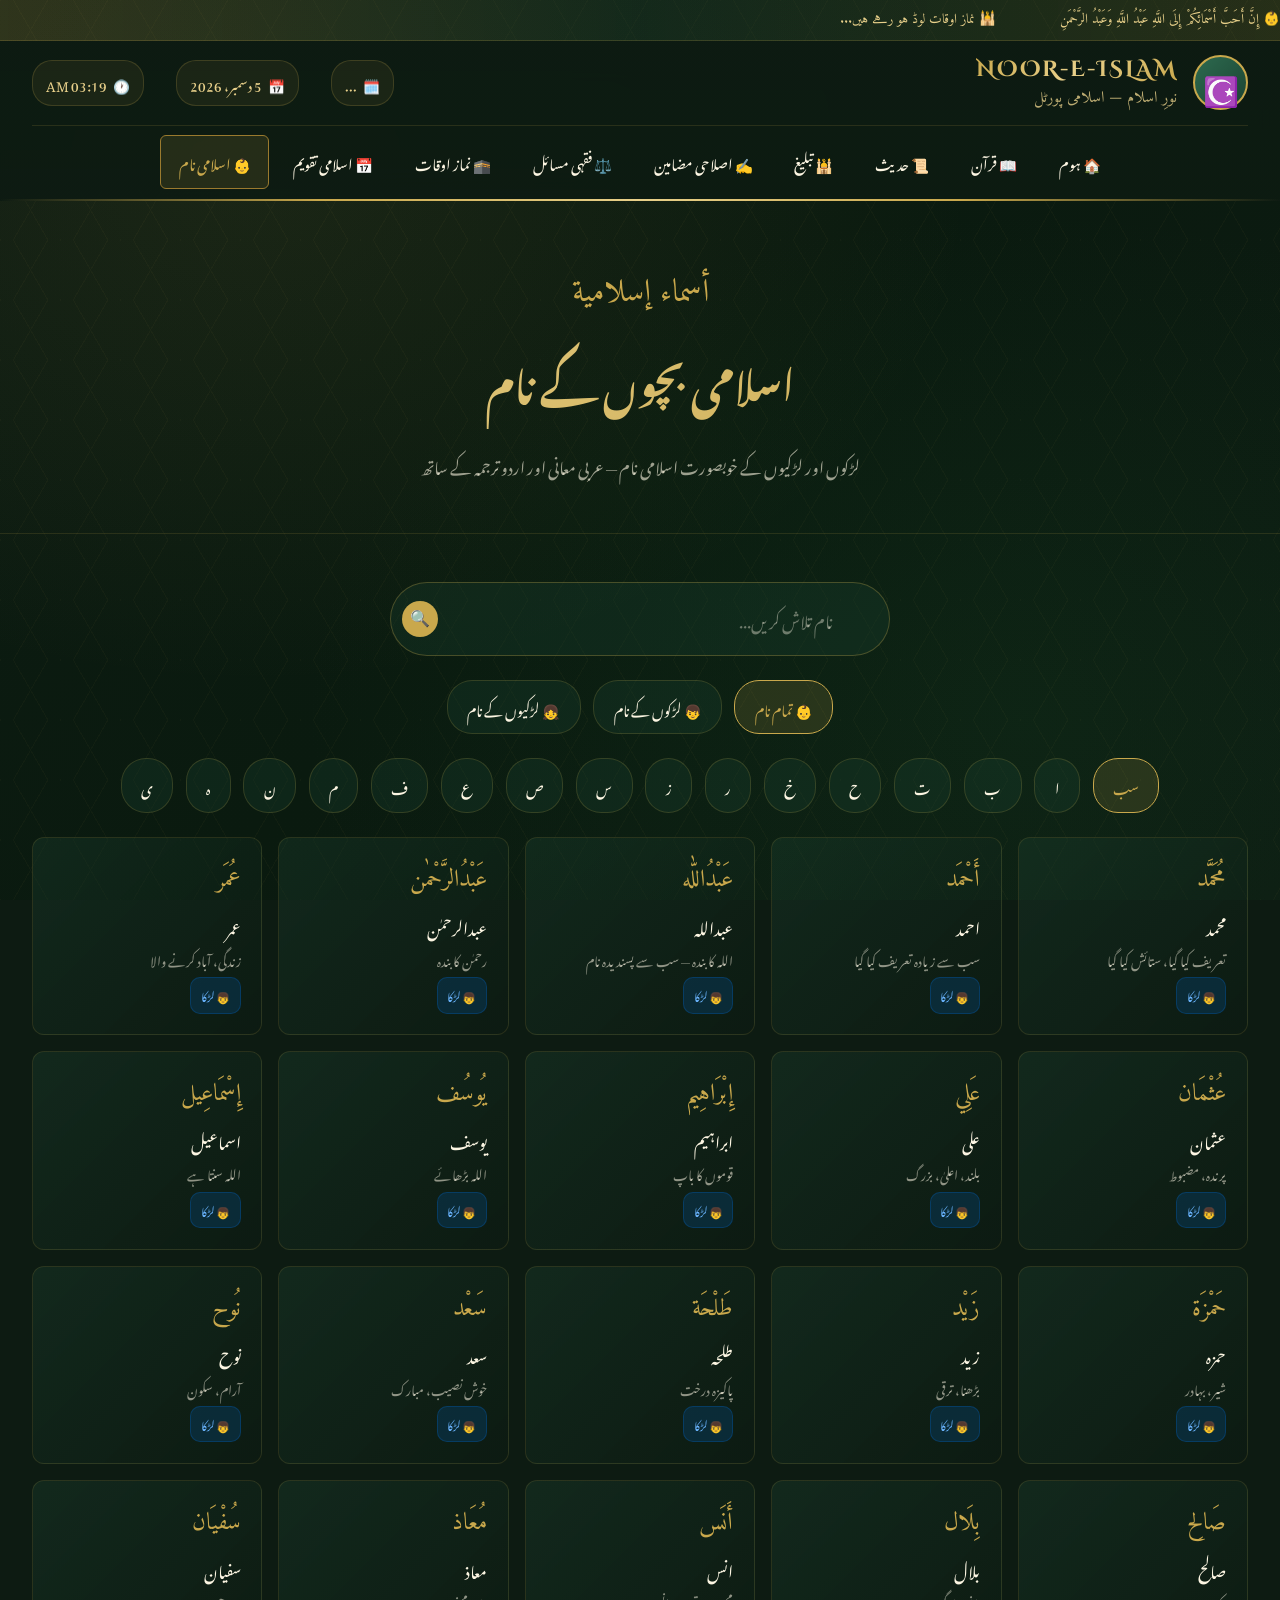
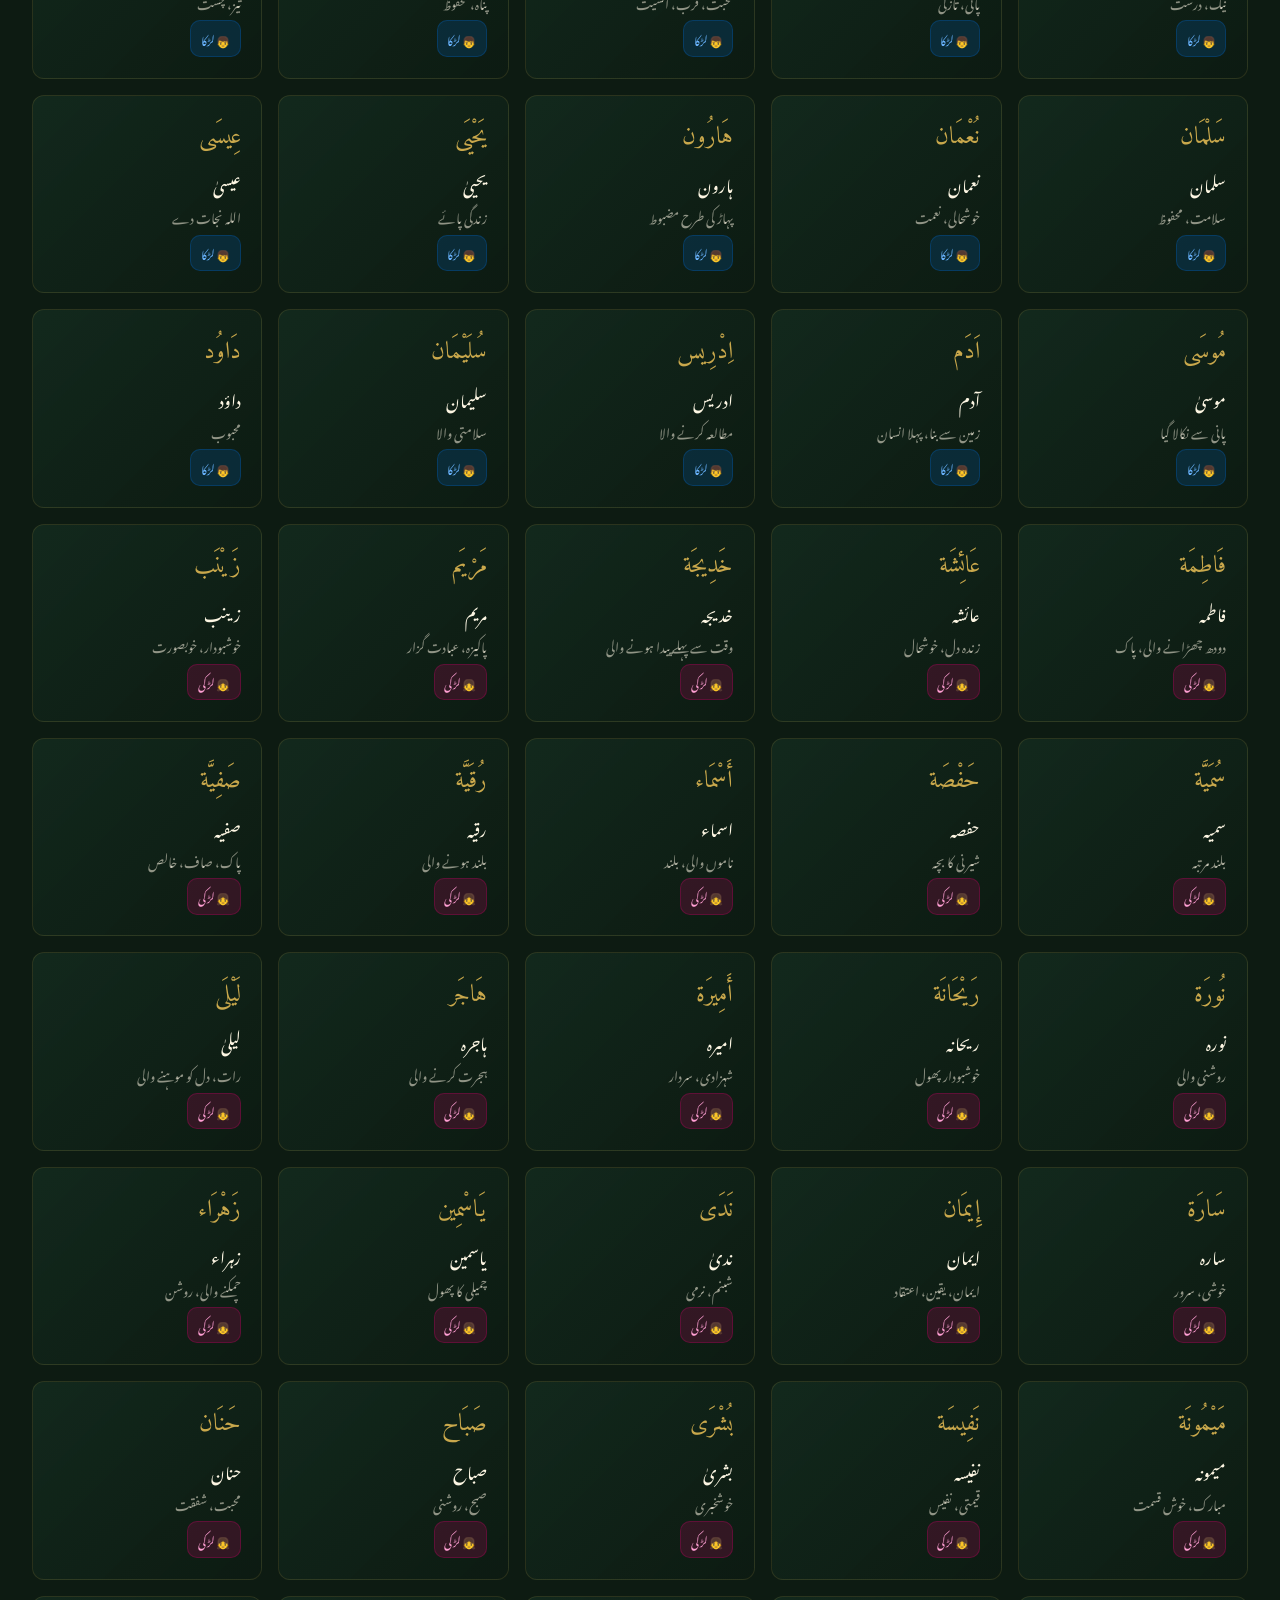
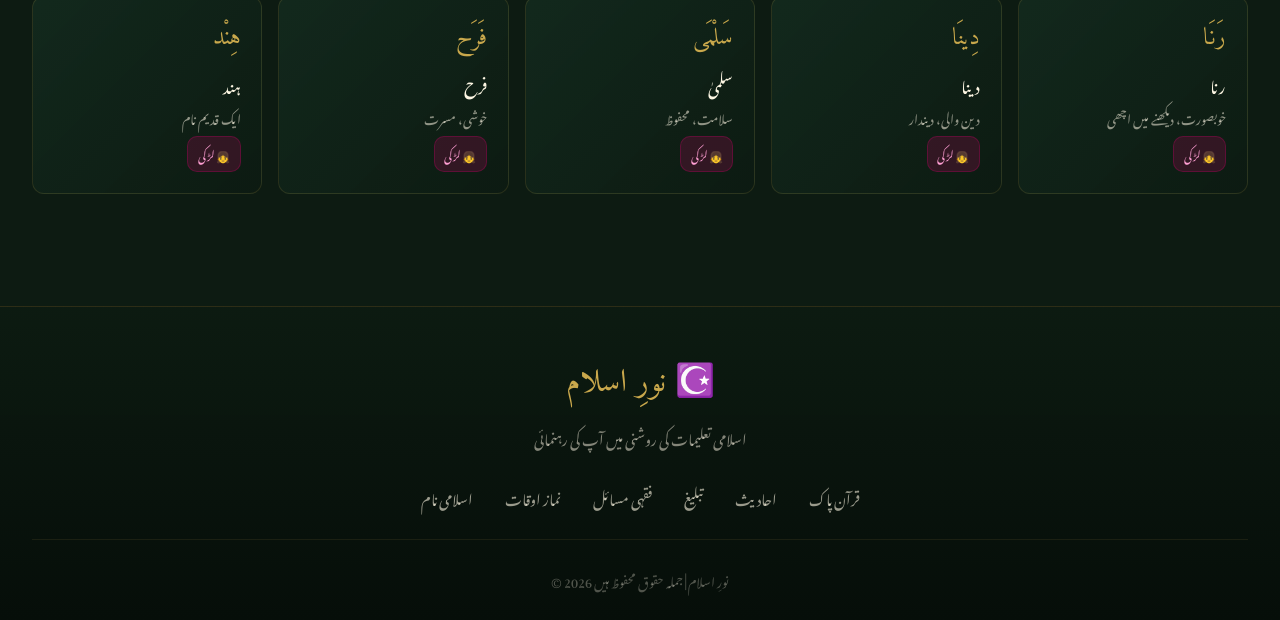
<file: names.html>
<!DOCTYPE html>
<html lang="ur" dir="rtl">
<head>
<meta charset="UTF-8">
<meta name="viewport" content="width=device-width, initial-scale=1.0">
<title>نورِ اسلام — اسلامی بچوں کے نام</title>
<link href="https://fonts.googleapis.com/css2?family=Noto+Nastaliq+Urdu:wght@400;600;700&family=Amiri:ital,wght@0,400;0,700;1,400&family=Cinzel+Decorative:wght@400;700&display=swap" rel="stylesheet">
<link rel="stylesheet" href="style.css">
<style>
  .filter-bar { display:flex; gap:0.8rem; flex-wrap:wrap; margin-bottom:1.5rem; justify-content:center; }
  .f-btn { background:rgba(29,67,50,0.3); border:1px solid rgba(201,168,76,0.2); color:var(--cream); padding:0.55rem 1.2rem; border-radius:25px; cursor:pointer; font-family:inherit; font-size:0.88rem; transition:all 0.3s; }
  .f-btn.active, .f-btn:hover { background:rgba(201,168,76,0.15); border-color:var(--gold); color:var(--gold); }
  .names-grid { display:grid; grid-template-columns:repeat(auto-fill,minmax(195px,1fr)); gap:1rem; }
  .name-card { background:linear-gradient(135deg,rgba(29,67,50,0.35),rgba(13,27,18,0.5)); border:1px solid rgba(201,168,76,0.15); border-radius:12px; padding:1.3rem; transition:all 0.3s; cursor:pointer; }
  .name-card:hover { border-color:var(--gold); transform:translateY(-3px); box-shadow:0 10px 30px rgba(0,0,0,0.3); }
  .name-arabic { font-family:'Amiri',serif; font-size:1.5rem; color:var(--gold); margin-bottom:0.3rem; }
  .name-urdu { font-size:1rem; color:var(--cream); margin-bottom:0.2rem; }
  .name-meaning { font-size:0.8rem; color:rgba(253,246,227,0.55); line-height:1.6; }
  .name-gender { display:inline-block; font-size:0.7rem; margin-top:0.5rem; padding:0.2rem 0.6rem; border-radius:10px; }
  .male { background:rgba(0,100,200,0.2); color:#6BB5FF; border:1px solid rgba(0,100,200,0.3); }
  .female { background:rgba(200,0,100,0.2); color:#FF9FD3; border:1px solid rgba(200,0,100,0.3); }
  .no-result { text-align:center; padding:3rem; color:rgba(253,246,227,0.5); grid-column:1/-1; }
</style>
</head>
<body>
<div class="geo-bg"></div><div class="geo-pattern"></div>
<div class="ticker"><div class="ticker-inner">
  <span>👶 إِنَّ أَحَبَّ أَسْمَائِكُمْ إِلَى اللَّهِ عَبْدُ اللَّهِ وَعَبْدُ الرَّحْمَنِ</span>
  <span id="ticker-namaz">🕌 نماز اوقات لوڈ ہو رہے ہیں...</span>
</div></div>
<header>
  <div class="header-top">
    <div class="logo-section">
      <div class="logo-icon">☪️</div>
      <div class="logo-text"><h1>NOOR-E-ISLAM</h1><p>نورِ اسلام — اسلامی پورٹل</p></div>
    </div>
    <div class="header-info">
      <div class="info-item">🗓️ <span id="hijri-today" class="hijri-today">...</span></div>
      <div class="info-item">📅 <span id="gregorian-today"></span></div>
      <div class="info-item">🕐 <span id="current-time"></span></div>
    </div>
  </div>
  <nav>
    <a href="index.html">🏠 ہوم</a><a href="quran.html">📖 قرآن</a><a href="hadees.html">📜 حدیث</a>
    <a href="tabligh.html">🕌 تبلیغ</a><a href="islahi.html">✍️ اصلاحی مضامین</a>
    <a href="fiqh.html">⚖️ فقہی مسائل</a><a href="namaz.html">🕋 نماز اوقات</a>
    <a href="calendar.html">📅 اسلامی تقویم</a><a href="names.html" class="active">👶 اسلامی نام</a>
  </nav>
</header>

<div class="page-hero">
  <div class="ar-title">أسماء إسلامية</div>
  <h1>اسلامی بچوں کے نام</h1>
  <p>لڑکوں اور لڑکیوں کے خوبصورت اسلامی نام — عربی معانی اور اردو ترجمہ کے ساتھ</p>
</div>

<section class="main-section">
  <div class="search-bar" style="margin-bottom:1.5rem;">
    <input type="text" id="name-search" placeholder="نام تلاش کریں..." oninput="filterNames()">
    <button class="search-btn">🔍</button>
  </div>

  <div class="filter-bar" id="gender-filter">
    <button class="f-btn active" onclick="setGender('all',this)">👶 تمام نام</button>
    <button class="f-btn" onclick="setGender('male',this)">👦 لڑکوں کے نام</button>
    <button class="f-btn" onclick="setGender('female',this)">👧 لڑکیوں کے نام</button>
  </div>

  <div class="filter-bar" id="alpha-filter">
    <button class="f-btn active" onclick="setAlpha('all',this)">سب</button>
    <button class="f-btn" onclick="setAlpha('ا',this)">ا</button>
    <button class="f-btn" onclick="setAlpha('ب',this)">ب</button>
    <button class="f-btn" onclick="setAlpha('ت',this)">ت</button>
    <button class="f-btn" onclick="setAlpha('ح',this)">ح</button>
    <button class="f-btn" onclick="setAlpha('خ',this)">خ</button>
    <button class="f-btn" onclick="setAlpha('ر',this)">ر</button>
    <button class="f-btn" onclick="setAlpha('ز',this)">ز</button>
    <button class="f-btn" onclick="setAlpha('س',this)">س</button>
    <button class="f-btn" onclick="setAlpha('ص',this)">ص</button>
    <button class="f-btn" onclick="setAlpha('ع',this)">ع</button>
    <button class="f-btn" onclick="setAlpha('ف',this)">ف</button>
    <button class="f-btn" onclick="setAlpha('م',this)">م</button>
    <button class="f-btn" onclick="setAlpha('ن',this)">ن</button>
    <button class="f-btn" onclick="setAlpha('ہ',this)">ہ</button>
    <button class="f-btn" onclick="setAlpha('ی',this)">ی</button>
  </div>

  <div class="names-grid" id="names-grid"></div>
</section>

<footer>
  <div class="footer-logo">☪️ نورِ اسلام</div>
  <p class="footer-tagline">اسلامی تعلیمات کی روشنی میں آپ کی رہنمائی</p>
  <div class="footer-links">
    <a href="quran.html">قرآن پاک</a><a href="hadees.html">احادیث</a>
    <a href="tabligh.html">تبلیغ</a><a href="fiqh.html">فقہی مسائل</a>
    <a href="namaz.html">نماز اوقات</a><a href="names.html">اسلامی نام</a>
  </div>
  <div class="footer-copy">© 2026 نورِ اسلام | جملہ حقوق محفوظ ہیں</div>
</footer>
<script src="main.js"></script>
<script>
const allNames = [
  // BOYS
  {ar:'مُحَمَّد',ur:'محمد',meaning:'تعریف کیا گیا، ستائش کیا گیا',gender:'male',alpha:'م'},
  {ar:'أَحْمَد',ur:'احمد',meaning:'سب سے زیادہ تعریف کیا گیا',gender:'male',alpha:'ا'},
  {ar:'عَبْدُاللّٰه',ur:'عبداللہ',meaning:'اللہ کا بندہ — سب سے پسندیدہ نام',gender:'male',alpha:'ع'},
  {ar:'عَبْدُالرَّحْمٰن',ur:'عبدالرحمٰن',meaning:'رحمٰن کا بندہ',gender:'male',alpha:'ع'},
  {ar:'عُمَر',ur:'عمر',meaning:'زندگی، آباد کرنے والا',gender:'male',alpha:'ع'},
  {ar:'عُثْمَان',ur:'عثمان',meaning:'پرندہ، مضبوط',gender:'male',alpha:'ع'},
  {ar:'عَلِي',ur:'علی',meaning:'بلند، اعلیٰ، بزرگ',gender:'male',alpha:'ع'},
  {ar:'إِبْرَاهِيم',ur:'ابراہیم',meaning:'قوموں کا باپ',gender:'male',alpha:'ا'},
  {ar:'يُوسُف',ur:'یوسف',meaning:'اللہ بڑھائے',gender:'male',alpha:'ی'},
  {ar:'إِسْمَاعِيل',ur:'اسماعیل',meaning:'اللہ سنتا ہے',gender:'male',alpha:'ا'},
  {ar:'حَمْزَة',ur:'حمزہ',meaning:'شیر، بہادر',gender:'male',alpha:'ح'},
  {ar:'زَيْد',ur:'زید',meaning:'بڑھنا، ترقی',gender:'male',alpha:'ز'},
  {ar:'طَلْحَة',ur:'طلحہ',meaning:'پاکیزہ درخت',gender:'male',alpha:'ت'},
  {ar:'سَعْد',ur:'سعد',meaning:'خوش نصیب، مبارک',gender:'male',alpha:'س'},
  {ar:'نُوح',ur:'نوح',meaning:'آرام، سکون',gender:'male',alpha:'ن'},
  {ar:'صَالِح',ur:'صالح',meaning:'نیک، درست',gender:'male',alpha:'ص'},
  {ar:'بِلَال',ur:'بلال',meaning:'پانی، تازگی',gender:'male',alpha:'ب'},
  {ar:'أَنَس',ur:'انس',meaning:'محبت، قرب، انسیت',gender:'male',alpha:'ا'},
  {ar:'مُعَاذ',ur:'معاذ',meaning:'پناہ، محفوظ',gender:'male',alpha:'م'},
  {ar:'سُفْيَان',ur:'سفیان',meaning:'تیز، چست',gender:'male',alpha:'س'},
  {ar:'سَلْمَان',ur:'سلمان',meaning:'سلامت، محفوظ',gender:'male',alpha:'س'},
  {ar:'نُعْمَان',ur:'نعمان',meaning:'خوشحالی، نعمت',gender:'male',alpha:'ن'},
  {ar:'هَارُون',ur:'ہارون',meaning:'پہاڑ کی طرح مضبوط',gender:'male',alpha:'ہ'},
  {ar:'يَحْيَى',ur:'یحییٰ',meaning:'زندگی پائے',gender:'male',alpha:'ی'},
  {ar:'عِيسَى',ur:'عیسیٰ',meaning:'اللہ نجات دے',gender:'male',alpha:'ع'},
  {ar:'مُوسَى',ur:'موسیٰ',meaning:'پانی سے نکالا گیا',gender:'male',alpha:'م'},
  {ar:'اَدَم',ur:'آدم',meaning:'زمین سے بنا، پہلا انسان',gender:'male',alpha:'ا'},
  {ar:'اِدْرِيس',ur:'ادریس',meaning:'مطالعہ کرنے والا',gender:'male',alpha:'ا'},
  {ar:'سُلَيْمَان',ur:'سلیمان',meaning:'سلامتی والا',gender:'male',alpha:'س'},
  {ar:'دَاوُد',ur:'داؤد',meaning:'محبوب',gender:'male',alpha:'د'},
  // GIRLS
  {ar:'فَاطِمَة',ur:'فاطمہ',meaning:'دودھ چھڑانے والی، پاک',gender:'female',alpha:'ف'},
  {ar:'عَائِشَة',ur:'عائشہ',meaning:'زندہ دل، خوشحال',gender:'female',alpha:'ع'},
  {ar:'خَدِيجَة',ur:'خدیجہ',meaning:'وقت سے پہلے پیدا ہونے والی',gender:'female',alpha:'خ'},
  {ar:'مَرْيَم',ur:'مریم',meaning:'پاکیزہ، عبادت گزار',gender:'female',alpha:'م'},
  {ar:'زَيْنَب',ur:'زینب',meaning:'خوشبودار، خوبصورت',gender:'female',alpha:'ز'},
  {ar:'سُمَيَّة',ur:'سمیہ',meaning:'بلند مرتبہ',gender:'female',alpha:'س'},
  {ar:'حَفْصَة',ur:'حفصہ',meaning:'شیرنی کا بچہ',gender:'female',alpha:'ح'},
  {ar:'أَسْمَاء',ur:'اسماء',meaning:'ناموں والی، بلند',gender:'female',alpha:'ا'},
  {ar:'رُقَيَّة',ur:'رقیہ',meaning:'بلند ہونے والی',gender:'female',alpha:'ر'},
  {ar:'صَفِيَّة',ur:'صفیہ',meaning:'پاک، صاف، خالص',gender:'female',alpha:'ص'},
  {ar:'نُورَة',ur:'نورہ',meaning:'روشنی والی',gender:'female',alpha:'ن'},
  {ar:'رَيْحَانَة',ur:'ریحانہ',meaning:'خوشبودار پھول',gender:'female',alpha:'ر'},
  {ar:'أَمِيرَة',ur:'امیرہ',meaning:'شہزادی، سردار',gender:'female',alpha:'ا'},
  {ar:'هَاجَر',ur:'ہاجرہ',meaning:'ہجرت کرنے والی',gender:'female',alpha:'ہ'},
  {ar:'لَيْلَى',ur:'لیلیٰ',meaning:'رات، دل کو موہنے والی',gender:'female',alpha:'ل'},
  {ar:'سَارَة',ur:'سارہ',meaning:'خوشی، سرور',gender:'female',alpha:'س'},
  {ar:'إِيمَان',ur:'ایمان',meaning:'ایمان، یقین، اعتقاد',gender:'female',alpha:'ا'},
  {ar:'نَدَى',ur:'ندیٰ',meaning:'شبنم، نرمی',gender:'female',alpha:'ن'},
  {ar:'يَاسْمِين',ur:'یاسمین',meaning:'چمیلی کا پھول',gender:'female',alpha:'ی'},
  {ar:'زَهْرَاء',ur:'زہراء',meaning:'چمکنے والی، روشن',gender:'female',alpha:'ز'},
  {ar:'مَيْمُونَة',ur:'میمونہ',meaning:'مبارک، خوش قسمت',gender:'female',alpha:'م'},
  {ar:'نَفِيسَة',ur:'نفیسہ',meaning:'قیمتی، نفیس',gender:'female',alpha:'ن'},
  {ar:'بُشْرَى',ur:'بشریٰ',meaning:'خوشخبری',gender:'female',alpha:'ب'},
  {ar:'صَبَاح',ur:'صباح',meaning:'صبح، روشنی',gender:'female',alpha:'ص'},
  {ar:'حَنَان',ur:'حنان',meaning:'محبت، شفقت',gender:'female',alpha:'ح'},
  {ar:'رَنَا',ur:'رنا',meaning:'خوبصورت، دیکھنے میں اچھی',gender:'female',alpha:'ر'},
  {ar:'دِينَا',ur:'دینا',meaning:'دین والی، دیندار',gender:'female',alpha:'د'},
  {ar:'سَلْمَى',ur:'سلمیٰ',meaning:'سلامت، محفوظ',gender:'female',alpha:'س'},
  {ar:'فَرَح',ur:'فرح',meaning:'خوشی، مسرت',gender:'female',alpha:'ف'},
  {ar:'هِنْد',ur:'ہند',meaning:'ایک قدیم نام',gender:'female',alpha:'ہ'},
];

let currentGender = 'all';
let currentAlpha = 'all';

function setGender(g, btn) {
  currentGender = g;
  document.querySelectorAll('#gender-filter .f-btn').forEach(b => b.classList.remove('active'));
  btn.classList.add('active');
  renderNames();
}

function setAlpha(a, btn) {
  currentAlpha = a;
  document.querySelectorAll('#alpha-filter .f-btn').forEach(b => b.classList.remove('active'));
  btn.classList.add('active');
  renderNames();
}

function filterNames() { renderNames(); }

function renderNames() {
  const q = document.getElementById('name-search').value.trim();
  let list = allNames;
  if(currentGender !== 'all') list = list.filter(n => n.gender === currentGender);
  if(currentAlpha !== 'all') list = list.filter(n => n.alpha === currentAlpha);
  if(q) list = list.filter(n => n.ur.includes(q) || n.ar.includes(q) || n.meaning.includes(q));

  const grid = document.getElementById('names-grid');
  if(!list.length) {
    grid.innerHTML = '<div class="no-result">کوئی نام نہیں ملا</div>';
    return;
  }
  grid.innerHTML = list.map(n => `
    <div class="name-card">
      <div class="name-arabic">${n.ar}</div>
      <div class="name-urdu">${n.ur}</div>
      <div class="name-meaning">${n.meaning}</div>
      <span class="name-gender ${n.gender}">${n.gender==='male'?'👦 لڑکا':'👧 لڑکی'}</span>
    </div>`).join('');
}

renderNames();
// Also bind filter buttons explicitly
window.addEventListener('DOMContentLoaded', function() {
  renderNames();
});
</script>
</body>
</html>
</file>
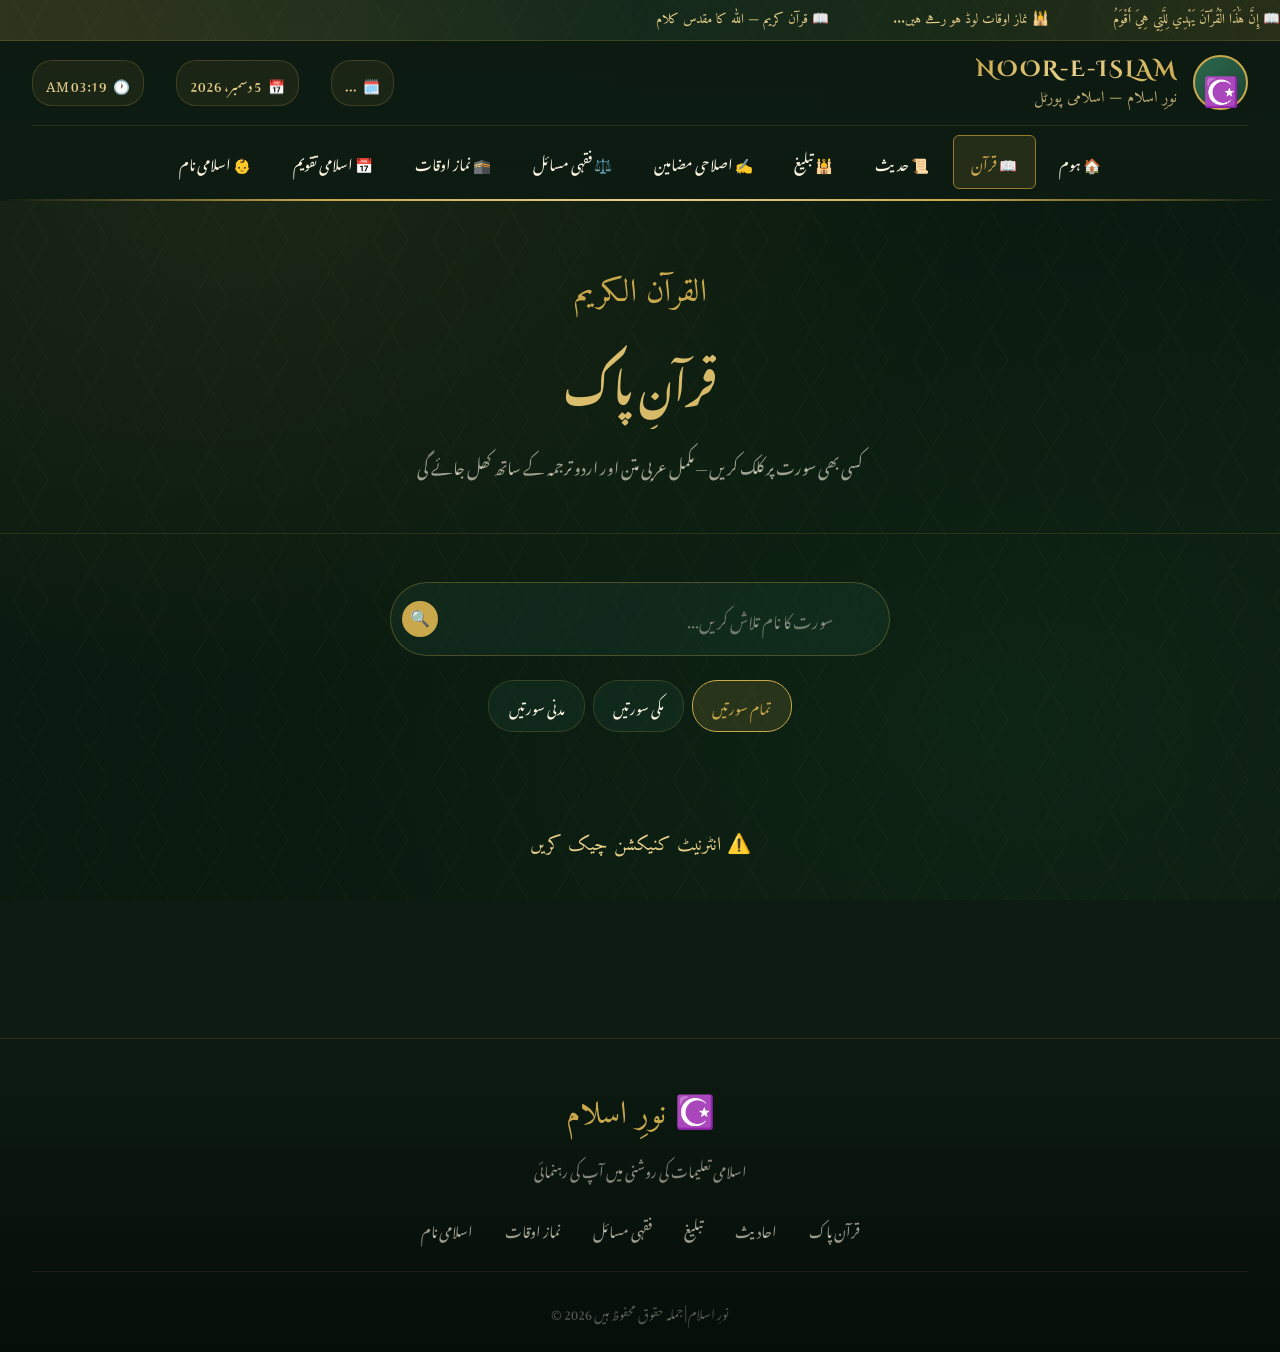
<file: quran.html>
<!DOCTYPE html>
<html lang="ur" dir="rtl">
<head>
<meta charset="UTF-8">
<meta name="viewport" content="width=device-width, initial-scale=1.0">
<title>نورِ اسلام — قرآن پاک</title>
<link href="https://fonts.googleapis.com/css2?family=Noto+Nastaliq+Urdu:wght@400;600;700&family=Amiri:ital,wght@0,400;0,700;1,400&family=Cinzel+Decorative:wght@400;700&display=swap" rel="stylesheet">
<link rel="stylesheet" href="style.css">
<style>
  .quran-grid { display: grid; grid-template-columns: repeat(auto-fill, minmax(170px,1fr)); gap: 1rem; }
  .surah-card {
    background: linear-gradient(135deg, rgba(29,67,50,0.35), rgba(13,27,18,0.5));
    border: 1px solid rgba(201,168,76,0.15); border-radius: 12px;
    padding: 1.2rem 1rem; text-align: center;
    cursor: pointer; transition: all 0.3s;
  }
  .surah-card:hover { border-color: var(--gold); transform: translateY(-3px); box-shadow: 0 10px 30px rgba(0,0,0,0.3); }
  .surah-num {
    font-size: 0.75rem; color: var(--dark); background: var(--gold);
    border-radius: 50%; width: 28px; height: 28px;
    display: flex; align-items: center; justify-content: center;
    margin: 0 auto 0.5rem; direction: ltr; font-weight: 700;
  }
  .surah-arabic { font-family: 'Amiri', serif; font-size: 1.3rem; color: var(--gold); margin-bottom: 0.2rem; }
  .surah-urdu { font-size: 0.85rem; color: var(--cream); margin-bottom: 0.2rem; }
  .surah-info { font-size: 0.72rem; color: rgba(253,246,227,0.4); }

  #surah-reader { display: none; }
  .reader-header {
    background: linear-gradient(135deg, rgba(29,67,50,0.6), rgba(13,27,18,0.8));
    border: 1px solid rgba(201,168,76,0.25); border-radius: 16px;
    padding: 1.5rem 2rem; margin-bottom: 2rem;
    display: flex; justify-content: space-between; align-items: center; flex-wrap: wrap; gap: 1rem;
  }
  .reader-title { font-family: 'Amiri', serif; font-size: 1.8rem; color: var(--gold); }
  .reader-info { font-size: 0.85rem; color: rgba(253,246,227,0.6); margin-top: 0.3rem; }
  .back-btn {
    background: rgba(201,168,76,0.15); border: 1px solid var(--gold);
    color: var(--gold); padding: 0.6rem 1.5rem; border-radius: 25px;
    cursor: pointer; font-family: inherit; font-size: 0.9rem; transition: all 0.3s;
  }
  .back-btn:hover { background: rgba(201,168,76,0.25); }

  .bismillah-reader {
    text-align: center; font-family: 'Amiri', serif;
    font-size: clamp(1.5rem, 4vw, 2.5rem); color: var(--gold);
    margin-bottom: 2rem; padding: 1.5rem;
    border-bottom: 1px solid rgba(201,168,76,0.2);
    text-shadow: 0 0 30px rgba(201,168,76,0.3);
  }

  .ayat-container { display: flex; flex-direction: column; gap: 1.5rem; }
  .ayat-block {
    background: linear-gradient(135deg, rgba(29,67,50,0.3), rgba(13,27,18,0.5));
    border: 1px solid rgba(201,168,76,0.1); border-radius: 12px;
    padding: 1.5rem; transition: all 0.3s;
  }
  .ayat-block:hover { border-color: rgba(201,168,76,0.3); }
  .ayat-arabic {
    font-family: 'Amiri', serif;
    font-size: clamp(1.3rem, 3vw, 1.8rem);
    line-height: 2.4; color: var(--cream);
    text-align: right; margin-bottom: 1rem;
  }
  .ayat-urdu {
    font-size: 0.95rem; color: rgba(253,246,227,0.7);
    line-height: 2; border-top: 1px solid rgba(201,168,76,0.1);
    padding-top: 0.8rem; text-align: right;
  }
  .ayat-num {
    display: inline-flex; align-items: center; justify-content: center;
    width: 32px; height: 32px; border-radius: 50%;
    background: rgba(201,168,76,0.15); border: 1px solid rgba(201,168,76,0.3);
    color: var(--gold); font-size: 0.8rem; direction: ltr;
    float: left; margin-top: 0.3rem;
  }

  .nav-btns { display: flex; justify-content: space-between; margin-top: 2rem; gap: 1rem; }
  .nav-surah-btn {
    background: rgba(29,67,50,0.4); border: 1px solid rgba(201,168,76,0.3);
    color: var(--gold); padding: 0.8rem 1.5rem; border-radius: 10px;
    cursor: pointer; font-family: inherit; font-size: 0.9rem; transition: all 0.3s; flex: 1; text-align: center;
  }
  .nav-surah-btn:hover { background: rgba(201,168,76,0.15); }
  .nav-surah-btn:disabled { opacity: 0.3; cursor: not-allowed; }

  .loading-box { text-align: center; padding: 4rem 2rem; color: var(--gold-light); font-family: 'Amiri', serif; font-size: 1.2rem; }
  .loading-spinner { width: 50px; height: 50px; border: 3px solid rgba(201,168,76,0.2); border-top-color: var(--gold); border-radius: 50%; animation: spin 1s linear infinite; margin: 0 auto 1rem; }
  @keyframes spin { to { transform: rotate(360deg); } }

  .filter-row { display: flex; gap: 0.5rem; flex-wrap: wrap; justify-content: center; margin-bottom: 2rem; }
  .filter-pill {
    background: rgba(29,67,50,0.3); border: 1px solid rgba(201,168,76,0.2);
    color: var(--cream); padding: 0.5rem 1.2rem; border-radius: 25px;
    cursor: pointer; font-family: inherit; font-size: 0.85rem; transition: all 0.3s;
  }
  .filter-pill.active, .filter-pill:hover { background: rgba(201,168,76,0.15); border-color: var(--gold); color: var(--gold); }

  .search-result-item {
    background: rgba(13,27,18,0.5); border: 1px solid rgba(201,168,76,0.15);
    border-radius: 10px; padding: 1rem; cursor: pointer; transition: all 0.3s; margin-bottom: 0.5rem;
  }
  .search-result-item:hover { border-color: var(--gold); }
</style>
</head>
<body>
<div class="geo-bg"></div>
<div class="geo-pattern"></div>
<div class="ticker">
  <div class="ticker-inner">
    <span>📖 إِنَّ هَٰذَا الْقُرْآنَ يَهْدِي لِلَّتِي هِيَ أَقْوَمُ</span>
    <span id="ticker-namaz">🕌 نماز اوقات لوڈ ہو رہے ہیں...</span>
    <span>📖 قرآن کریم — اللہ کا مقدس کلام</span>
  </div>
</div>

<header>
  <div class="header-top">
    <div class="logo-section">
      <div class="logo-icon">☪️</div>
      <div class="logo-text"><h1>NOOR-E-ISLAM</h1><p>نورِ اسلام — اسلامی پورٹل</p></div>
    </div>
    <div class="header-info">
      <div class="info-item">🗓️ <span id="hijri-today" class="hijri-today">...</span></div>
      <div class="info-item">📅 <span id="gregorian-today"></span></div>
      <div class="info-item">🕐 <span id="current-time"></span></div>
    </div>
  </div>
  <nav>
    <a href="index.html">🏠 ہوم</a>
    <a href="quran.html" class="active">📖 قرآن</a>
    <a href="hadees.html">📜 حدیث</a>
    <a href="tabligh.html">🕌 تبلیغ</a>
    <a href="islahi.html">✍️ اصلاحی مضامین</a>
    <a href="fiqh.html">⚖️ فقہی مسائل</a>
    <a href="namaz.html">🕋 نماز اوقات</a>
    <a href="calendar.html">📅 اسلامی تقویم</a>
    <a href="names.html">👶 اسلامی نام</a>
  </nav>
</header>

<!-- SURAH LIST -->
<div id="surah-list">
  <div class="page-hero">
    <div class="ar-title">القرآن الكريم</div>
    <h1>قرآنِ پاک</h1>
    <p>کسی بھی سورت پر کلک کریں — مکمل عربی متن اور اردو ترجمہ کے ساتھ کھل جائے گی</p>
  </div>
  <section class="main-section">
    <div class="search-bar" style="margin-bottom:1.5rem;">
      <input type="text" id="surah-search" placeholder="سورت کا نام تلاش کریں..." oninput="searchSurah(this.value)">
      <button class="search-btn">🔍</button>
    </div>
    <div class="filter-row">
      <button class="filter-pill active" onclick="filterSurahs('all',this)">تمام سورتیں</button>
      <button class="filter-pill" onclick="filterSurahs('Meccan',this)">مکی سورتیں</button>
      <button class="filter-pill" onclick="filterSurahs('Medinan',this)">مدنی سورتیں</button>
    </div>
    <div id="search-results" style="display:none;"></div>
    <div id="surah-grid" class="quran-grid">
      <div class="loading-box" style="grid-column:1/-1;">
        <div class="loading-spinner"></div>
        قرآن پاک لوڈ ہو رہا ہے...
      </div>
    </div>
  </section>
</div>

<!-- SURAH READER -->
<div id="surah-reader">
  <section class="main-section">
    <div class="reader-header">
      <div>
        <div class="reader-title" id="reader-name">...</div>
        <div class="reader-info" id="reader-info">...</div>
      </div>
      <button class="back-btn" onclick="showList()">← واپس فہرست</button>
    </div>
    <div id="reader-content">
      <div class="loading-box"><div class="loading-spinner"></div>سورت لوڈ ہو رہی ہے...</div>
    </div>
    <div class="nav-btns">
      <button class="nav-surah-btn" id="btn-prev" onclick="changeSurah(-1)">← پچھلی سورت</button>
      <button class="nav-surah-btn" id="btn-next" onclick="changeSurah(1)">اگلی سورت →</button>
    </div>
  </section>
</div>

<footer>
  <div class="footer-logo">☪️ نورِ اسلام</div>
  <p class="footer-tagline">اسلامی تعلیمات کی روشنی میں آپ کی رہنمائی</p>
  <div class="footer-links">
    <a href="quran.html">قرآن پاک</a><a href="hadees.html">احادیث</a>
    <a href="tabligh.html">تبلیغ</a><a href="fiqh.html">فقہی مسائل</a>
    <a href="namaz.html">نماز اوقات</a><a href="names.html">اسلامی نام</a>
  </div>
  <div class="footer-copy">© 2026 نورِ اسلام | جملہ حقوق محفوظ ہیں</div>
</footer>

<script src="main.js"></script>
<script>
let allSurahs = [];
let currentNum = 1;

const urduNames = {
  1:"الفاتحہ",2:"البقرہ",3:"آل عمران",4:"النساء",5:"المائدہ",6:"الانعام",7:"الاعراف",8:"الانفال",9:"التوبہ",10:"یونس",11:"ہود",12:"یوسف",13:"الرعد",14:"ابراہیم",15:"الحجر",16:"النحل",17:"الاسراء",18:"الکہف",19:"مریم",20:"طٰہٰ",21:"الانبیاء",22:"الحج",23:"المومنون",24:"النور",25:"الفرقان",26:"الشعراء",27:"النمل",28:"القصص",29:"العنکبوت",30:"الروم",31:"لقمان",32:"السجدہ",33:"الاحزاب",34:"سبا",35:"فاطر",36:"یٰسین",37:"الصافات",38:"ص",39:"الزمر",40:"غافر",41:"فصلت",42:"الشوریٰ",43:"الزخرف",44:"الدخان",45:"الجاثیہ",46:"الاحقاف",47:"محمد",48:"الفتح",49:"الحجرات",50:"ق",51:"الذاریات",52:"الطور",53:"النجم",54:"القمر",55:"الرحمٰن",56:"الواقعہ",57:"الحدید",58:"المجادلہ",59:"الحشر",60:"الممتحنہ",61:"الصف",62:"الجمعہ",63:"المنافقون",64:"التغابن",65:"الطلاق",66:"التحریم",67:"الملک",68:"القلم",69:"الحاقہ",70:"المعارج",71:"نوح",72:"الجن",73:"المزمل",74:"المدثر",75:"القیامہ",76:"الانسان",77:"المرسلات",78:"النبا",79:"النازعات",80:"عبس",81:"التکویر",82:"الانفطار",83:"المطففین",84:"الانشقاق",85:"البروج",86:"الطارق",87:"الاعلیٰ",88:"الغاشیہ",89:"الفجر",90:"البلد",91:"الشمس",92:"اللیل",93:"الضحیٰ",94:"الانشراح",95:"التین",96:"العلق",97:"القدر",98:"البینہ",99:"الزلزلہ",100:"العادیات",101:"القارعہ",102:"التکاثر",103:"العصر",104:"الہمزہ",105:"الفیل",106:"قریش",107:"الماعون",108:"الکوثر",109:"الکافرون",110:"النصر",111:"المسد",112:"الاخلاص",113:"الفلق",114:"الناس"
};

async function loadSurahList() {
  try {
    const res = await fetch('https://api.alquran.cloud/v1/surah');
    const data = await res.json();
    allSurahs = data.data;
    renderGrid(allSurahs);
  } catch(e) {
    document.getElementById('surah-grid').innerHTML =
      '<div class="loading-box" style="grid-column:1/-1;">⚠️ انٹرنیٹ کنیکشن چیک کریں</div>';
  }
}

function renderGrid(list) {
  document.getElementById('surah-grid').innerHTML = list.map(s => `
    <div class="surah-card" onclick="openSurah(${s.number})">
      <div class="surah-num">${s.number}</div>
      <div class="surah-arabic">${s.name}</div>
      <div class="surah-urdu">${urduNames[s.number] || ''}</div>
      <div class="surah-info">${s.numberOfAyahs} آیات | ${s.revelationType==='Meccan'?'مکی':'مدنی'}</div>
    </div>`).join('');
}

function filterSurahs(type, btn) {
  document.querySelectorAll('.filter-pill').forEach(b => b.classList.remove('active'));
  btn.classList.add('active');
  document.getElementById('surah-search').value = '';
  document.getElementById('search-results').style.display = 'none';
  document.getElementById('surah-grid').style.display = 'grid';
  renderGrid(type === 'all' ? allSurahs : allSurahs.filter(s => s.revelationType === type));
}

function searchSurah(q) {
  const sr = document.getElementById('search-results');
  const sg = document.getElementById('surah-grid');
  if (!q.trim()) { sr.style.display='none'; sg.style.display='grid'; return; }
  sg.style.display = 'none'; sr.style.display = 'block';
  const found = allSurahs.filter(s =>
    s.name.includes(q) || (urduNames[s.number]||'').includes(q) ||
    s.englishName.toLowerCase().includes(q.toLowerCase()) || String(s.number).includes(q)
  );
  sr.innerHTML = found.length ? found.map(s => `
    <div class="search-result-item" onclick="openSurah(${s.number})">
      <span style="font-family:'Amiri',serif;font-size:1.2rem;color:var(--gold);">${s.name}</span>
      &nbsp; <span>${urduNames[s.number]}</span>
      &nbsp; <span style="color:rgba(253,246,227,0.4);font-size:0.82rem;">${s.numberOfAyahs} آیات</span>
    </div>`).join('') : '<div class="loading-box">کوئی سورت نہیں ملی</div>';
}

async function openSurah(num) {
  currentNum = num;
  document.getElementById('surah-list').style.display = 'none';
  document.getElementById('surah-reader').style.display = 'block';
  document.getElementById('reader-content').innerHTML =
    '<div class="loading-box"><div class="loading-spinner"></div>سورت لوڈ ہو رہی ہے...</div>';
  document.getElementById('btn-prev').disabled = num <= 1;
  document.getElementById('btn-next').disabled = num >= 114;
  window.scrollTo(0, 0);

  try {
    const [ar, ur] = await Promise.all([
      fetch(`https://api.alquran.cloud/v1/surah/${num}`).then(r=>r.json()),
      fetch(`https://api.alquran.cloud/v1/surah/${num}/ur.jalandhry`).then(r=>r.json())
    ]);
    const s = ar.data;
    const urAyahs = ur.data.ayahs;

    document.getElementById('reader-name').textContent = `${s.name}  —  ${urduNames[num]||''}`;
    document.getElementById('reader-info').textContent =
      `آیات: ${s.numberOfAyahs} | ${s.revelationType==='Meccan'?'مکی':'مدنی'} | پارہ: ${s.ayahs[0]?.juz||''}`;

    let html = num !== 9 ? `<div class="bismillah-reader">بِسْمِ اللَّهِ الرَّحْمَٰنِ الرَّحِيمِ</div>` : '';
    html += '<div class="ayat-container">';
    s.ayahs.forEach((a, i) => {
      html += `<div class="ayat-block">
        <div class="ayat-arabic"><span class="ayat-num">${a.numberInSurah}</span>${a.text}</div>
        ${urAyahs[i] ? `<div class="ayat-urdu">${urAyahs[i].text}</div>` : ''}
      </div>`;
    });
    html += '</div>';
    document.getElementById('reader-content').innerHTML = html;
  } catch(e) {
    document.getElementById('reader-content').innerHTML =
      '<div class="loading-box">⚠️ سورت لوڈ نہیں ہو سکی — انٹرنیٹ چیک کریں</div>';
  }
}

function showList() {
  document.getElementById('surah-list').style.display = 'block';
  document.getElementById('surah-reader').style.display = 'none';
  window.scrollTo(0, 0);
}

function changeSurah(dir) {
  const n = currentNum + dir;
  if (n >= 1 && n <= 114) openSurah(n);
}

loadSurahList();
</script>
</body>
</html>
</file>
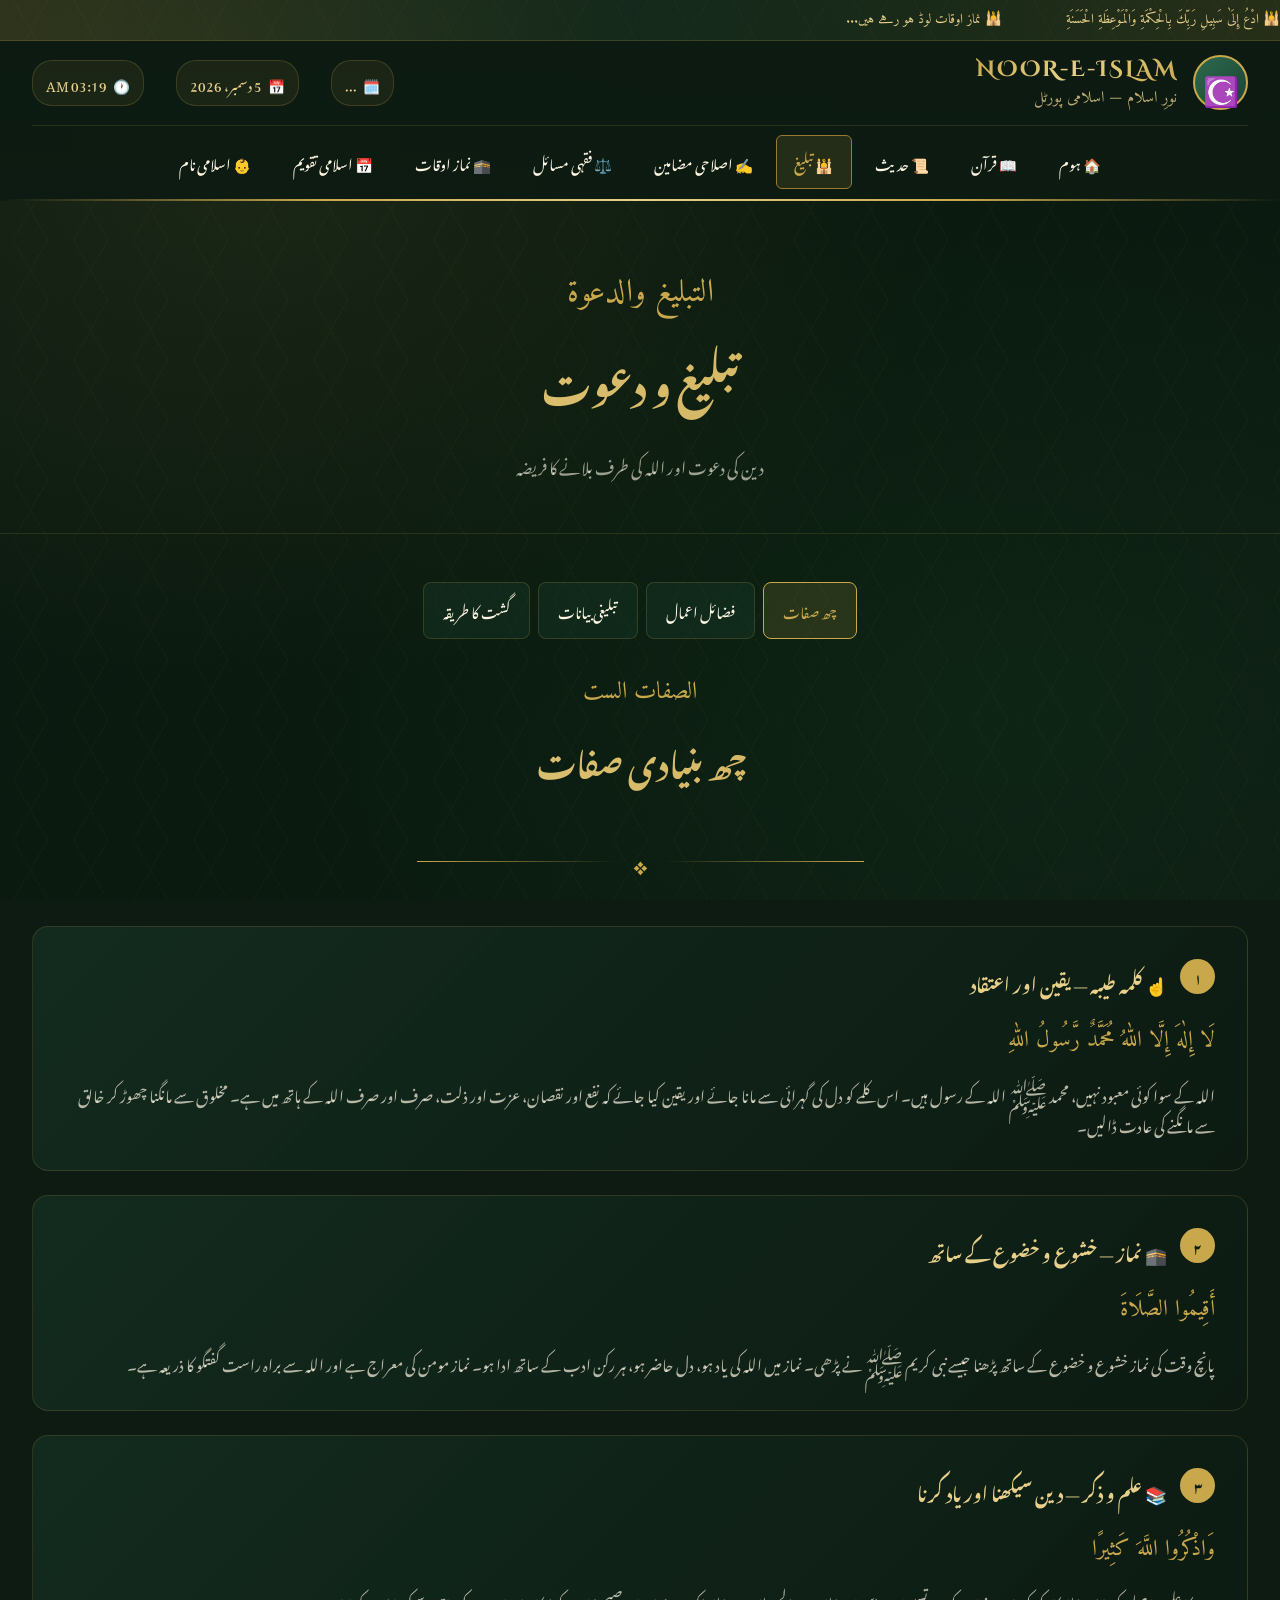
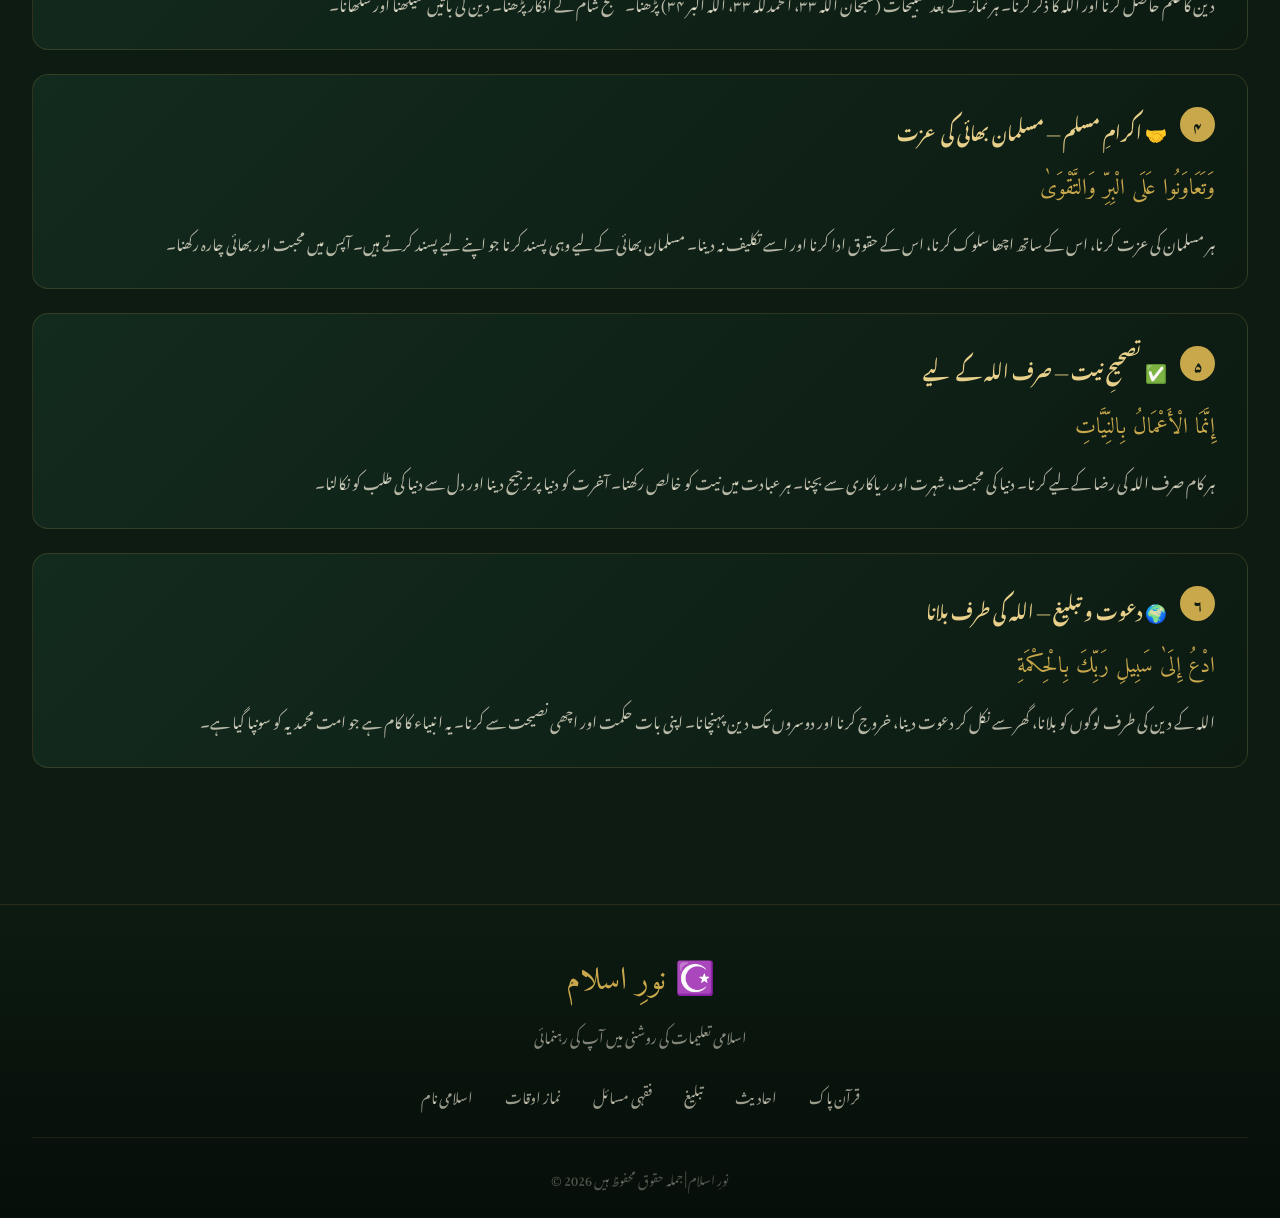
<file: tabligh.html>
<!DOCTYPE html>
<html lang="ur" dir="rtl">
<head>
<meta charset="UTF-8">
<meta name="viewport" content="width=device-width, initial-scale=1.0">
<title>نورِ اسلام — تبلیغ و دعوت</title>
<link href="https://fonts.googleapis.com/css2?family=Noto+Nastaliq+Urdu:wght@400;600;700&family=Amiri:ital,wght@0,400;0,700;1,400&family=Cinzel+Decorative:wght@400;700&display=swap" rel="stylesheet">
<link rel="stylesheet" href="style.css">
<style>
  .tab-nav { display:flex; gap:0.5rem; flex-wrap:wrap; margin-bottom:2rem; justify-content:center; }
  .tab-nav button { background:rgba(29,67,50,0.3); border:1px solid rgba(201,168,76,0.2); color:var(--cream); padding:0.6rem 1.2rem; border-radius:8px; cursor:pointer; font-family:inherit; font-size:0.9rem; transition:all 0.3s; }
  .tab-nav button.active, .tab-nav button:hover { background:rgba(201,168,76,0.15); border-color:var(--gold); color:var(--gold); }
  .tab-content { display:none !important; }
  .tab-content.active { display:block !important; }
  .content-card { background:linear-gradient(135deg,rgba(29,67,50,0.4),rgba(13,27,18,0.6)); border:1px solid rgba(201,168,76,0.18); border-radius:16px; padding:2rem; margin-bottom:1.5rem; transition:all 0.3s; }
  .content-card:hover { border-color:rgba(201,168,76,0.4); }
  .content-card h3 { color:var(--gold-light); font-size:1.1rem; margin-bottom:0.8rem; }
  .content-card p { color:rgba(253,246,227,0.7); font-size:0.95rem; line-height:2; }
  .content-card .arabic-quote { font-family:'Amiri',serif; font-size:1.4rem; color:var(--gold); line-height:2.2; margin-bottom:0.8rem; }
  .sifat-num { display:inline-flex; align-items:center; justify-content:center; width:35px; height:35px; border-radius:50%; background:var(--gold); color:var(--dark); font-weight:700; font-size:0.9rem; margin-left:0.8rem; float:right; direction:ltr; }
</style>
</head>
<body>
<div class="geo-bg"></div><div class="geo-pattern"></div>
<div class="ticker"><div class="ticker-inner">
  <span>🕌 ادْعُ إِلَىٰ سَبِيلِ رَبِّكَ بِالْحِكْمَةِ وَالْمَوْعِظَةِ الْحَسَنَةِ</span>
  <span id="ticker-namaz">🕌 نماز اوقات لوڈ ہو رہے ہیں...</span>
</div></div>
<header>
  <div class="header-top">
    <div class="logo-section">
      <div class="logo-icon">☪️</div>
      <div class="logo-text"><h1>NOOR-E-ISLAM</h1><p>نورِ اسلام — اسلامی پورٹل</p></div>
    </div>
    <div class="header-info">
      <div class="info-item">🗓️ <span id="hijri-today" class="hijri-today">...</span></div>
      <div class="info-item">📅 <span id="gregorian-today"></span></div>
      <div class="info-item">🕐 <span id="current-time"></span></div>
    </div>
  </div>
  <nav>
    <a href="index.html">🏠 ہوم</a><a href="quran.html">📖 قرآن</a><a href="hadees.html">📜 حدیث</a>
    <a href="tabligh.html" class="active">🕌 تبلیغ</a><a href="islahi.html">✍️ اصلاحی مضامین</a>
    <a href="fiqh.html">⚖️ فقہی مسائل</a><a href="namaz.html">🕋 نماز اوقات</a>
    <a href="calendar.html">📅 اسلامی تقویم</a><a href="names.html">👶 اسلامی نام</a>
  </nav>
</header>

<div class="page-hero">
  <div class="ar-title">التبليغ والدعوة</div>
  <h1>تبلیغ و دعوت</h1>
  <p>دین کی دعوت اور اللہ کی طرف بلانے کا فریضہ</p>
</div>

<section class="main-section">
  <div class="tab-nav">
    <button class="active" onclick="showTab('sifaat',this)">چھ صفات</button>
    <button onclick="showTab('fazail',this)">فضائل اعمال</button>
    <button onclick="showTab('bayan',this)">تبلیغی بیانات</button>
    <button onclick="showTab('gasht',this)">گشت کا طریقہ</button>
  </div>

  <!-- CHE SIFAAT -->
  <div id="tab-sifaat" class="tab-content active">
    <div class="section-title"><span class="ar">الصفات الست</span><h2>چھ بنیادی صفات</h2></div>
    <div class="divider"><span class="ornament">❖</span></div>

    <div class="content-card">
      <span class="sifat-num">۱</span>
      <h3>☝️ کلمہ طیبہ — یقین اور اعتقاد</h3>
      <div class="arabic-quote">لَا إِلٰهَ إِلَّا اللّٰهُ مُحَمَّدٌ رَّسُولُ اللّٰهِ</div>
      <p>اللہ کے سوا کوئی معبود نہیں، محمد ﷺ اللہ کے رسول ہیں۔ اس کلمے کو دل کی گہرائی سے مانا جائے اور یقین کیا جائے کہ نفع اور نقصان، عزت اور ذلت، صرف اور صرف اللہ کے ہاتھ میں ہے۔ مخلوق سے مانگنا چھوڑ کر خالق سے مانگنے کی عادت ڈالیں۔</p>
    </div>

    <div class="content-card">
      <span class="sifat-num">۲</span>
      <h3>🕋 نماز — خشوع و خضوع کے ساتھ</h3>
      <div class="arabic-quote">أَقِيمُوا الصَّلَاةَ</div>
      <p>پانچ وقت کی نماز خشوع و خضوع کے ساتھ پڑھنا جیسے نبی کریم ﷺ نے پڑھی۔ نماز میں اللہ کی یاد ہو، دل حاضر ہو، ہر رکن ادب کے ساتھ ادا ہو۔ نماز مومن کی معراج ہے اور اللہ سے براہ راست گفتگو کا ذریعہ ہے۔</p>
    </div>

    <div class="content-card">
      <span class="sifat-num">۳</span>
      <h3>📚 علم و ذکر — دین سیکھنا اور یاد کرنا</h3>
      <div class="arabic-quote">وَاذْكُرُوا اللَّهَ كَثِيرًا</div>
      <p>دین کا علم حاصل کرنا اور اللہ کا ذکر کرنا۔ ہر نماز کے بعد تسبیحات (سبحان اللہ ۳۳، الحمدللہ ۳۳، اللہ اکبر ۳۴) پڑھنا۔ صبح شام کے اذکار پڑھنا۔ دین کی باتیں سیکھنا اور سکھانا۔</p>
    </div>

    <div class="content-card">
      <span class="sifat-num">۴</span>
      <h3>🤝 اکرامِ مسلم — مسلمان بھائی کی عزت</h3>
      <div class="arabic-quote">وَتَعَاوَنُوا عَلَى الْبِرِّ وَالتَّقْوَىٰ</div>
      <p>ہر مسلمان کی عزت کرنا، اس کے ساتھ اچھا سلوک کرنا، اس کے حقوق ادا کرنا اور اسے تکلیف نہ دینا۔ مسلمان بھائی کے لیے وہی پسند کرنا جو اپنے لیے پسند کرتے ہیں۔ آپس میں محبت اور بھائی چارہ رکھنا۔</p>
    </div>

    <div class="content-card">
      <span class="sifat-num">۵</span>
      <h3>✅ تصحیحِ نیت — صرف اللہ کے لیے</h3>
      <div class="arabic-quote">إِنَّمَا الْأَعْمَالُ بِالنِّيَّاتِ</div>
      <p>ہر کام صرف اللہ کی رضا کے لیے کرنا۔ دنیا کی محبت، شہرت اور ریاکاری سے بچنا۔ ہر عبادت میں نیت کو خالص رکھنا۔ آخرت کو دنیا پر ترجیح دینا اور دل سے دنیا کی طلب کو نکالنا۔</p>
    </div>

    <div class="content-card">
      <span class="sifat-num">۶</span>
      <h3>🌍 دعوت و تبلیغ — اللہ کی طرف بلانا</h3>
      <div class="arabic-quote">ادْعُ إِلَىٰ سَبِيلِ رَبِّكَ بِالْحِكْمَةِ</div>
      <p>اللہ کے دین کی طرف لوگوں کو بلانا، گھر سے نکل کر دعوت دینا، خروج کرنا اور دوسروں تک دین پہنچانا۔ اپنی بات حکمت اور اچھی نصیحت سے کرنا۔ یہ انبیاء کا کام ہے جو امت محمدیہ کو سونپا گیا ہے۔</p>
    </div>
  </div>

  <!-- FAZAIL AAMAAL -->
  <div id="tab-fazail" class="tab-content">
    <div class="section-title"><span class="ar">فضائل الأعمال</span><h2>فضائل اعمال</h2></div>
    <div class="divider"><span class="ornament">❖</span></div>

    <div class="content-card">
      <h3>🕋 فضائل نماز</h3>
      <div class="arabic-quote">إِنَّ الصَّلَاةَ تَنْهَىٰ عَنِ الْفَحْشَاءِ وَالْمُنكَرِ</div>
      <p>نبی کریم ﷺ نے فرمایا: "نماز اور نماز کے درمیان جو گناہ ہوئے ان کا کفارہ ہے جب تک کبیرہ گناہ نہ کیے جائیں۔" پانچ وقت کی نماز ۵۰ نمازوں کے برابر ہے جو پہلے فرض تھیں۔ نماز مومن کی معراج ہے۔</p>
    </div>

    <div class="content-card">
      <h3>📖 فضائل قرآن</h3>
      <div class="arabic-quote">خَيْرُكُمْ مَنْ تَعَلَّمَ الْقُرْآنَ وَعَلَّمَهُ</div>
      <p>نبی ﷺ نے فرمایا: "قرآن کا ایک حرف پڑھنے پر دس نیکیاں ملتی ہیں۔ الم ایک حرف نہیں بلکہ الف ایک حرف، لام ایک حرف اور میم ایک حرف ہے۔" قرآن قیامت کے دن اپنے پڑھنے والے کی شفاعت کرے گا۔</p>
    </div>

    <div class="content-card">
      <h3>📿 فضائل ذکر</h3>
      <div class="arabic-quote">أَلَا بِذِكْرِ اللَّهِ تَطْمَئِنُّ الْقُلُوبُ</div>
      <p>سبحان اللہ وبحمدہ پڑھنے سے گناہ معاف ہوتے ہیں اگرچہ سمندر کی جھاگ کے برابر ہوں۔ سبحان اللہ العظیم پڑھنا زبان پر ہلکا، میزان میں بھاری اور رحمٰن کو پسندیدہ ہے۔</p>
    </div>

    <div class="content-card">
      <h3>💝 فضائل درود</h3>
      <div class="arabic-quote">إِنَّ اللَّهَ وَمَلَائِكَتَهُ يُصَلُّونَ عَلَى النَّبِيِّ</div>
      <p>نبی ﷺ نے فرمایا: "جو مجھ پر ایک بار درود پڑھے اللہ اس پر دس رحمتیں نازل فرماتا ہے۔" قیامت کے دن نبی ﷺ کے سب سے قریب وہ ہوگا جس نے سب سے زیادہ درود پڑھا ہو۔</p>
    </div>

    <div class="content-card">
      <h3>🌙 فضائل رمضان</h3>
      <div class="arabic-quote">شَهْرُ رَمَضَانَ الَّذِي أُنزِلَ فِيهِ الْقُرْآنُ</div>
      <p>رمضان وہ مہینہ ہے جس میں قرآن نازل ہوا۔ اس میں جنت کے دروازے کھل جاتے ہیں، جہنم کے دروازے بند ہو جاتے ہیں اور شیاطین جکڑ دیے جاتے ہیں۔ لیلۃ القدر ہزار مہینوں سے بہتر ہے۔</p>
    </div>
  </div>

  <!-- TABLIGHI BAYAN -->
  <div id="tab-bayan" class="tab-content">
    <div class="section-title"><span class="ar">البيانات التبليغية</span><h2>تبلیغی بیانات</h2></div>
    <div class="divider"><span class="ornament">❖</span></div>

    <div class="content-card">
      <h3>📢 بیان: دین کی اہمیت</h3>
      <p>اللہ تعالیٰ نے انسان کو صرف اپنی عبادت کے لیے پیدا کیا ہے۔ دنیا عارضی ہے، آخرت دائمی ہے۔ ہم نے اپنی زندگی دنیا کمانے میں لگا دی لیکن آخرت کی تیاری نہیں کی۔ جس طرح ہم اپنے کاروبار کے لیے محنت کرتے ہیں، اسی طرح دین کے لیے بھی وقت نکالنا ضروری ہے۔</p>
    </div>

    <div class="content-card">
      <h3>📢 بیان: کلمے کی اہمیت</h3>
      <p>لا الہ الا اللہ کا مطلب ہے کہ ہر چیز سے دل ہٹا کر صرف اللہ سے لگانا۔ ہم کہتے ہیں اللہ پر ایمان ہے لیکن ہر چھوٹی بات کے لیے مخلوق کی طرف دوڑتے ہیں۔ یقین کامل ہو جائے کہ نفع اور نقصان صرف اللہ کے ہاتھ میں ہے تو زندگی بدل جائے۔</p>
    </div>

    <div class="content-card">
      <h3>📢 بیان: نماز کی ضرورت</h3>
      <p>نماز وہ عمل ہے جو سب سے پہلے قیامت کے دن حساب میں آئے گی۔ اگر نماز ٹھیک ہوئی تو سب ٹھیک، ورنہ سب خراب۔ نماز وقت پر، باجماعت، خشوع و خضوع کے ساتھ پڑھنی چاہیے۔ نماز چھوڑنا کبیرہ گناہ ہے۔</p>
    </div>
  </div>

  <!-- GASHT -->
  <div id="tab-gasht" class="tab-content">
    <div class="section-title"><span class="ar">طريقة الجولة</span><h2>گشت کا طریقہ</h2></div>
    <div class="divider"><span class="ornament">❖</span></div>

    <div class="content-card">
      <h3>📋 گشت کی ترتیب</h3>
      <p><strong style="color:var(--gold)">۱. نیت:</strong> صرف اللہ کی رضا کے لیے نکلنا، دنیا کی کوئی غرض نہ ہو۔<br><br>
      <strong style="color:var(--gold)">۲. دعا:</strong> نکلنے سے پہلے دعا پڑھنا — "بسم اللہ، توکلت علی اللہ"<br><br>
      <strong style="color:var(--gold)">۳. ادب:</strong> پرسکون انداز میں، نرم لہجے میں بات کرنا<br><br>
      <strong style="color:var(--gold)">۴. موضوع:</strong> صرف دین کی باتیں، سیاست یا دنیاوی باتوں سے پرہیز<br><br>
      <strong style="color:var(--gold)">۵. دعوت:</strong> مسجد آنے اور نماز پڑھنے کی دعوت دینا</p>
    </div>

    <div class="content-card">
      <h3>🗣️ ملاقات کا طریقہ</h3>
      <p>سلام کریں: السلام علیکم ورحمۃ اللہ وبرکاتہ<br><br>
      حال احوال پوچھیں، پھر آہستہ آہستہ دین کی بات کریں۔ یہ نہ کہیں کہ "تم نماز نہیں پڑھتے" بلکہ کہیں کہ "نماز کے کیا فضائل ہیں"۔ مسجد میں آنے کی دعوت دیں۔</p>
    </div>
  </div>
</section>

<footer>
  <div class="footer-logo">☪️ نورِ اسلام</div>
  <p class="footer-tagline">اسلامی تعلیمات کی روشنی میں آپ کی رہنمائی</p>
  <div class="footer-links">
    <a href="quran.html">قرآن پاک</a><a href="hadees.html">احادیث</a>
    <a href="tabligh.html">تبلیغ</a><a href="fiqh.html">فقہی مسائل</a>
    <a href="namaz.html">نماز اوقات</a><a href="names.html">اسلامی نام</a>
  </div>
  <div class="footer-copy">© 2026 نورِ اسلام | جملہ حقوق محفوظ ہیں</div>
</footer>
<script src="main.js"></script>


<script>
function showTab(id, btn) {
  var tabs = document.querySelectorAll('.tab-content');
  for(var i=0; i<tabs.length; i++) {
    tabs[i].style.display = 'none';
    tabs[i].classList.remove('active');
  }
  var btns = document.querySelectorAll('.tab-nav button');
  for(var j=0; j<btns.length; j++) {
    btns[j].classList.remove('active');
  }
  var target = document.getElementById('tab-' + id);
  if(target) {
    target.style.display = 'block';
    target.classList.add('active');
  }
  btn.classList.add('active');
  window.scrollTo(0, 150);
}

// Show first tab on load
window.addEventListener('DOMContentLoaded', function() {
  var allTabs = document.querySelectorAll('.tab-content');
  var shown = false;
  for(var i=0; i<allTabs.length; i++) {
    if(allTabs[i].classList.contains('active')) {
      allTabs[i].style.display = 'block';
      shown = true;
    } else {
      allTabs[i].style.display = 'none';
    }
  }
  if(!shown && allTabs.length > 0) {
    allTabs[0].style.display = 'block';
    allTabs[0].classList.add('active');
    var firstBtn = document.querySelector('.tab-nav button');
    if(firstBtn) firstBtn.classList.add('active');
  }
});
</script>

</body>
</html>
</file>
<file: style.css>
:root {
  --gold: #C9A84C;
  --gold-light: #E8D08A;
  --gold-dark: #9A7A2E;
  --green: #1B4332;
  --green-mid: #2D6A4F;
  --green-light: #40916C;
  --cream: #FDF6E3;
  --dark: #0D1B12;
  --text: #2C1810;
  --white: #FFFEF7;
}

* { margin: 0; padding: 0; box-sizing: border-box; }

body {
  font-family: 'Noto Nastaliq Urdu', 'Amiri', serif;
  background: var(--dark);
  color: var(--cream);
  overflow-x: hidden;
  direction: rtl;
}

.geo-bg {
  position: fixed; top: 0; left: 0; width: 100%; height: 100%;
  background: radial-gradient(ellipse at 20% 20%, rgba(201,168,76,0.08) 0%, transparent 50%),
    radial-gradient(ellipse at 80% 80%, rgba(29,107,50,0.12) 0%, transparent 50%),
    linear-gradient(135deg, #0D1B12 0%, #0A1A0F 50%, #0D1B12 100%);
  z-index: -2;
}

.geo-pattern {
  position: fixed; top: 0; left: 0; width: 100%; height: 100%;
  opacity: 0.04;
  background-image:
    repeating-linear-gradient(60deg, var(--gold) 0, var(--gold) 1px, transparent 0, transparent 50%),
    repeating-linear-gradient(120deg, var(--gold) 0, var(--gold) 1px, transparent 0, transparent 50%);
  background-size: 60px 60px;
  z-index: -1;
}

/* TICKER */
.ticker {
  background: linear-gradient(90deg, rgba(201,168,76,0.15), rgba(29,67,50,0.3), rgba(201,168,76,0.15));
  border-bottom: 1px solid rgba(201,168,76,0.2);
  padding: 0.5rem 0; overflow: hidden;
}
.ticker-inner {
  display: flex; gap: 4rem; animation: ticker 30s linear infinite;
  white-space: nowrap; font-size: 0.85rem; color: var(--gold-light);
  font-family: 'Amiri', serif;
}
@keyframes ticker { from { transform: translateX(-50%); } to { transform: translateX(0%); } }

/* HEADER */
header {
  background: linear-gradient(180deg, rgba(13,27,18,0.98), rgba(13,27,18,0.95));
  border-bottom: 2px solid;
  border-image: linear-gradient(90deg, transparent, var(--gold), var(--gold-light), var(--gold), transparent) 1;
  padding: 0 2rem;
  position: sticky; top: 0; z-index: 1000;
  backdrop-filter: blur(20px);
}

.header-top {
  display: flex; align-items: center; justify-content: space-between;
  padding: 0.8rem 0;
  border-bottom: 1px solid rgba(201,168,76,0.15);
}

.logo-section { display: flex; align-items: center; gap: 1rem; }

.logo-icon {
  width: 55px; height: 55px;
  background: linear-gradient(135deg, var(--green-mid), var(--green));
  border: 2px solid var(--gold); border-radius: 50%;
  display: flex; align-items: center; justify-content: center;
  font-size: 1.8rem;
  animation: glow 3s ease-in-out infinite;
}

@keyframes glow {
  0%, 100% { box-shadow: 0 0 20px rgba(201,168,76,0.3); }
  50% { box-shadow: 0 0 35px rgba(201,168,76,0.6); }
}

.logo-text h1 {
  font-family: 'Cinzel Decorative', serif;
  font-size: 1.4rem;
  background: linear-gradient(135deg, var(--gold), var(--gold-light), var(--gold));
  -webkit-background-clip: text; -webkit-text-fill-color: transparent;
  letter-spacing: 2px; direction: ltr;
}
.logo-text p { font-family: 'Amiri', serif; font-size: 1rem; color: var(--gold-light); opacity: 0.8; }

.header-info { display: flex; gap: 2rem; align-items: center; font-size: 0.85rem; color: var(--gold-light); }
.info-item {
  display: flex; align-items: center; gap: 0.4rem;
  background: rgba(201,168,76,0.08); padding: 0.3rem 0.8rem;
  border-radius: 20px; border: 1px solid rgba(201,168,76,0.2);
}

/* NAV */
nav { display: flex; justify-content: center; gap: 0.3rem; padding: 0.6rem 0; flex-wrap: wrap; }
nav a {
  color: var(--cream); text-decoration: none;
  padding: 0.5rem 1.1rem; border-radius: 6px;
  font-size: 0.9rem; transition: all 0.3s ease;
  border: 1px solid transparent;
}
nav a:hover { color: var(--gold); border-color: rgba(201,168,76,0.4); background: rgba(201,168,76,0.08); }
nav a.active { color: var(--gold); background: rgba(201,168,76,0.12); border-color: var(--gold-dark); }

/* HERO */
.hero { text-align: center; padding: 5rem 2rem 4rem; }
.bismillah {
  font-family: 'Amiri', serif;
  font-size: clamp(2rem, 5vw, 3.5rem);
  color: var(--gold);
  text-shadow: 0 0 40px rgba(201,168,76,0.4);
  margin-bottom: 1.5rem;
}
.hero-tagline { font-size: 1.1rem; color: rgba(253,246,227,0.7); margin-bottom: 2rem; }

/* SEARCH */
.search-bar { max-width: 500px; margin: 0 auto 3rem; position: relative; }
.search-bar input {
  width: 100%; padding: 1rem 3.5rem 1rem 1.5rem;
  background: rgba(29,67,50,0.3); border: 1px solid rgba(201,168,76,0.3);
  border-radius: 50px; color: var(--cream);
  font-family: 'Noto Nastaliq Urdu', serif; font-size: 1rem;
  outline: none; transition: all 0.3s; direction: rtl;
}
.search-bar input:focus { border-color: var(--gold); box-shadow: 0 0 20px rgba(201,168,76,0.15); }
.search-bar input::placeholder { color: rgba(253,246,227,0.4); }
.search-btn {
  position: absolute; left: 12px; top: 50%; transform: translateY(-50%);
  background: var(--gold); border: none; border-radius: 50%;
  width: 36px; height: 36px; cursor: pointer; font-size: 1rem;
  display: flex; align-items: center; justify-content: center;
}

/* AYAT BANNER */
.ayat-banner {
  max-width: 800px; margin: 0 auto;
  background: linear-gradient(135deg, rgba(29,67,50,0.6), rgba(13,27,18,0.8));
  border: 1px solid var(--gold-dark); border-radius: 16px; padding: 2.5rem;
  position: relative; overflow: hidden;
}
.ayat-label { font-size: 0.8rem; color: var(--gold); letter-spacing: 3px; margin-bottom: 1rem; direction: ltr; }
.ayat-text { font-family: 'Amiri', serif; font-size: clamp(1.3rem, 3vw, 1.8rem); line-height: 2.2; color: var(--cream); margin-bottom: 1rem; }
.ayat-ref { color: var(--gold-light); font-size: 0.9rem; margin-bottom: 0.8rem; }
.ayat-translation { color: rgba(253,246,227,0.6); font-size: 0.9rem; }

/* PAGE HERO (inner pages) */
.page-hero {
  text-align: center; padding: 4rem 2rem 3rem;
  border-bottom: 1px solid rgba(201,168,76,0.15);
}
.page-hero .ar-title { font-family: 'Amiri', serif; font-size: 2rem; color: var(--gold); margin-bottom: 0.5rem; }
.page-hero h1 { font-size: clamp(1.8rem, 4vw, 2.5rem); background: linear-gradient(135deg, var(--gold-light), var(--gold)); -webkit-background-clip: text; -webkit-text-fill-color: transparent; margin-bottom: 1rem; }
.page-hero p { color: rgba(253,246,227,0.6); font-size: 1rem; }

/* SECTION */
.main-section { padding: 3rem 2rem; max-width: 1400px; margin: 0 auto; }
.section-title { text-align: center; margin-bottom: 2.5rem; }
.section-title .ar { font-family: 'Amiri', serif; font-size: 1.5rem; color: var(--gold); display: block; margin-bottom: 0.3rem; }
.section-title h2 { font-size: clamp(1.4rem, 3vw, 2rem); background: linear-gradient(135deg, var(--gold-light), var(--gold)); -webkit-background-clip: text; -webkit-text-fill-color: transparent; }
.divider { display: flex; align-items: center; justify-content: center; gap: 1rem; margin-bottom: 2.5rem; }
.divider::before, .divider::after { content: ''; flex: 1; max-width: 200px; height: 1px; background: linear-gradient(90deg, transparent, var(--gold)); }
.divider::after { background: linear-gradient(90deg, var(--gold), transparent); }
.ornament { color: var(--gold); font-size: 1.2rem; }

/* CARDS */
.cards-grid { display: grid; grid-template-columns: repeat(auto-fit, minmax(280px, 1fr)); gap: 1.5rem; }
.card {
  background: linear-gradient(135deg, rgba(29,67,50,0.4), rgba(13,27,18,0.6));
  border: 1px solid rgba(201,168,76,0.2); border-radius: 16px; padding: 2rem;
  cursor: pointer; transition: all 0.4s ease; text-decoration: none; color: inherit;
  display: block; position: relative; overflow: hidden;
}
.card::before {
  content: ''; position: absolute; top: 0; right: 0; width: 100%; height: 3px;
  background: linear-gradient(90deg, transparent, var(--gold), transparent);
  opacity: 0; transition: opacity 0.4s;
}
.card:hover { transform: translateY(-6px); border-color: var(--gold-dark); box-shadow: 0 20px 50px rgba(0,0,0,0.4), 0 0 30px rgba(201,168,76,0.1); }
.card:hover::before { opacity: 1; }
.card-icon { font-size: 2.5rem; margin-bottom: 1rem; display: block; }
.card h3 { font-size: 1.2rem; color: var(--gold-light); margin-bottom: 0.7rem; }
.card p { font-size: 0.9rem; color: rgba(253,246,227,0.6); line-height: 1.8; }
.card-badge {
  display: inline-block; margin-top: 1rem;
  background: rgba(201,168,76,0.15); color: var(--gold);
  font-size: 0.75rem; padding: 0.3rem 0.8rem;
  border-radius: 20px; border: 1px solid rgba(201,168,76,0.3);
}

/* HADEES CARD */
.hadees-card {
  background: linear-gradient(135deg, rgba(29,67,50,0.5), rgba(13,27,18,0.7));
  border: 1px solid rgba(201,168,76,0.25); border-radius: 20px; padding: 2.5rem;
}
.hadees-text { font-family: 'Amiri', serif; font-size: clamp(1.2rem, 2.5vw, 1.5rem); line-height: 2.2; color: var(--gold-light); margin-bottom: 1rem; }
.hadees-urdu { color: rgba(253,246,227,0.7); font-size: 1rem; margin-bottom: 1.5rem; line-height: 1.8; }
.hadees-source { display: flex; align-items: center; gap: 0.8rem; justify-content: flex-end; }
.hadees-narrator { color: rgba(253,246,227,0.5); font-size: 0.85rem; }
.source-badge { background: linear-gradient(135deg, var(--gold-dark), var(--gold)); color: var(--dark); padding: 0.4rem 1rem; border-radius: 20px; font-size: 0.85rem; font-weight: 600; }

/* ARTICLE LIST */
.content-tabs { display: flex; gap: 0.5rem; margin-bottom: 2rem; flex-wrap: wrap; }
.tab-btn {
  background: rgba(29,67,50,0.3); border: 1px solid rgba(201,168,76,0.2);
  color: var(--cream); padding: 0.6rem 1.2rem; border-radius: 8px;
  cursor: pointer; font-family: 'Noto Nastaliq Urdu', serif; font-size: 0.9rem; transition: all 0.3s;
}
.tab-btn.active, .tab-btn:hover { background: rgba(201,168,76,0.15); border-color: var(--gold); color: var(--gold); }

.article-list { display: flex; flex-direction: column; gap: 1rem; }
.article-item {
  display: flex; gap: 1.5rem; align-items: center;
  background: rgba(13,27,18,0.5); border: 1px solid rgba(201,168,76,0.1);
  border-radius: 12px; padding: 1.2rem; cursor: pointer; transition: all 0.3s;
  text-decoration: none; color: inherit;
}
.article-item:hover { border-color: rgba(201,168,76,0.4); background: rgba(29,67,50,0.4); }
.article-num { font-family: 'Amiri', serif; font-size: 1.5rem; color: var(--gold); min-width: 50px; text-align: center; }
.article-info h4 { color: var(--cream); font-size: 1rem; margin-bottom: 0.3rem; }
.article-info p { font-size: 0.82rem; color: rgba(253,246,227,0.5); }
.article-arrow { color: var(--gold); font-size: 1.2rem; margin-right: auto; }

/* BOX SECTION */
.box-section {
  background: linear-gradient(135deg, rgba(29,67,50,0.5), rgba(13,27,18,0.7));
  border: 1px solid rgba(201,168,76,0.25); border-radius: 20px; padding: 2.5rem; margin-bottom: 2rem;
}

/* NAMAZ */
.namaz-grid { display: grid; grid-template-columns: repeat(auto-fit, minmax(130px, 1fr)); gap: 1rem; margin-top: 1.5rem; }
.namaz-item {
  text-align: center; background: rgba(13,27,18,0.6);
  border: 1px solid rgba(201,168,76,0.2); border-radius: 12px; padding: 1.2rem 0.8rem;
  transition: all 0.3s;
}
.namaz-item:hover { background: rgba(201,168,76,0.1); border-color: var(--gold); transform: scale(1.05); }
.namaz-item.active-prayer { background: linear-gradient(135deg, rgba(201,168,76,0.2), rgba(201,168,76,0.1)); border-color: var(--gold); box-shadow: 0 0 20px rgba(201,168,76,0.2); }
.namaz-name { font-family: 'Amiri', serif; font-size: 1.1rem; color: var(--gold); margin-bottom: 0.5rem; }
.namaz-time { font-size: 1.3rem; color: var(--cream); font-weight: 600; direction: ltr; }
.namaz-label { font-size: 0.75rem; color: rgba(253,246,227,0.5); margin-top: 0.3rem; }

/* CALENDAR */
.cal-header { display: flex; justify-content: space-between; align-items: center; margin-bottom: 1.5rem; }
.cal-month { font-family: 'Amiri', serif; font-size: 1.6rem; color: var(--gold); }
.cal-grid { display: grid; grid-template-columns: repeat(7, 1fr); gap: 0.4rem; }
.cal-day-name { text-align: center; color: var(--gold-light); font-size: 0.8rem; padding: 0.5rem; font-family: 'Amiri', serif; }
.cal-day { text-align: center; padding: 0.6rem 0.3rem; border-radius: 8px; font-size: 0.85rem; cursor: pointer; transition: all 0.2s; border: 1px solid transparent; }
.cal-day:hover { background: rgba(201,168,76,0.1); border-color: rgba(201,168,76,0.3); }
.cal-day.today { background: linear-gradient(135deg, var(--gold-dark), var(--gold)); color: var(--dark); font-weight: 700; border-radius: 50%; }
.cal-day.prev-month { opacity: 0.3; }
.hijri-date { font-size: 0.6rem; color: var(--gold-light); opacity: 0.7; display: block; direction: ltr; }
.cal-nav-btn { background: rgba(201,168,76,0.1); border: 1px solid rgba(201,168,76,0.3); color: var(--gold); padding: 0.5rem 1rem; border-radius: 8px; cursor: pointer; font-family: inherit; }

/* NAMES */
.names-filter { display: flex; gap: 1rem; margin-bottom: 2rem; flex-wrap: wrap; justify-content: center; }
.filter-btn { background: rgba(29,67,50,0.4); border: 1px solid rgba(201,168,76,0.25); color: var(--cream); padding: 0.6rem 1.5rem; border-radius: 25px; cursor: pointer; font-family: 'Noto Nastaliq Urdu', serif; font-size: 0.9rem; transition: all 0.3s; }
.filter-btn:hover, .filter-btn.active { background: rgba(201,168,76,0.15); border-color: var(--gold); color: var(--gold); }
.names-grid { display: grid; grid-template-columns: repeat(auto-fill, minmax(200px, 1fr)); gap: 1rem; }
.name-card { background: linear-gradient(135deg, rgba(29,67,50,0.35), rgba(13,27,18,0.5)); border: 1px solid rgba(201,168,76,0.15); border-radius: 12px; padding: 1.3rem; transition: all 0.3s; cursor: pointer; }
.name-card:hover { border-color: var(--gold); transform: translateY(-3px); box-shadow: 0 10px 30px rgba(0,0,0,0.3); }
.name-arabic { font-family: 'Amiri', serif; font-size: 1.5rem; color: var(--gold); margin-bottom: 0.3rem; }
.name-urdu { font-size: 1rem; color: var(--cream); margin-bottom: 0.3rem; }
.name-meaning { font-size: 0.8rem; color: rgba(253,246,227,0.5); }
.name-gender { display: inline-block; font-size: 0.7rem; margin-top: 0.5rem; padding: 0.2rem 0.6rem; border-radius: 10px; }
.male { background: rgba(0,100,200,0.2); color: #6BB5FF; border: 1px solid rgba(0,100,200,0.3); }
.female { background: rgba(200,0,100,0.2); color: #FF9FD3; border: 1px solid rgba(200,0,100,0.3); }

/* QURAN GRID */
.quran-grid { display: grid; grid-template-columns: repeat(auto-fill, minmax(160px, 1fr)); gap: 1rem; }
.surah-card { background: linear-gradient(135deg, rgba(29,67,50,0.35), rgba(13,27,18,0.5)); border: 1px solid rgba(201,168,76,0.15); border-radius: 12px; padding: 1.5rem 1rem; text-align: center; cursor: pointer; transition: all 0.3s; }
.surah-card:hover { border-color: var(--gold); transform: translateY(-3px); }
.surah-num { font-size: 0.75rem; color: var(--gold); background: rgba(201,168,76,0.1); border-radius: 50%; width: 28px; height: 28px; display: flex; align-items: center; justify-content: center; margin: 0 auto 0.5rem; direction: ltr; }
.surah-arabic { font-family: 'Amiri', serif; font-size: 1.3rem; color: var(--gold); margin-bottom: 0.3rem; }
.surah-urdu { font-size: 0.85rem; color: var(--cream); margin-bottom: 0.3rem; }
.surah-info { font-size: 0.72rem; color: rgba(253,246,227,0.4); }

/* IMPORTANT DATES */
.imp-dates { display: grid; grid-template-columns: repeat(auto-fit, minmax(200px, 1fr)); gap: 0.8rem; margin-top: 2rem; }
.imp-date-card { background: rgba(201,168,76,0.08); border: 1px solid rgba(201,168,76,0.2); border-radius: 10px; padding: 0.8rem; }
.imp-date-hijri { color: var(--gold); font-size: 0.85rem; margin-bottom: 0.2rem; }
.imp-date-name { font-size: 0.9rem; }

/* MORE BTN */
.more-btn { background: linear-gradient(135deg, var(--green-mid), var(--green)); border: 1px solid var(--gold); color: var(--gold-light); padding: 0.8rem 2.5rem; border-radius: 25px; cursor: pointer; font-family: inherit; font-size: 1rem; transition: all 0.3s; display: block; margin: 2rem auto 0; }
.more-btn:hover { background: linear-gradient(135deg, var(--green-light), var(--green-mid)); transform: translateY(-2px); }

/* FOOTER */
footer { background: linear-gradient(180deg, rgba(13,27,18,0.95), rgba(6,14,9,1)); border-top: 1px solid rgba(201,168,76,0.2); padding: 3rem 2rem 1.5rem; margin-top: 4rem; text-align: center; }
.footer-logo { font-family: 'Amiri', serif; font-size: 2rem; color: var(--gold); margin-bottom: 0.5rem; }
.footer-tagline { color: rgba(253,246,227,0.5); font-size: 0.9rem; margin-bottom: 1.5rem; }
.footer-links { display: flex; justify-content: center; gap: 2rem; flex-wrap: wrap; margin: 1.5rem 0; }
.footer-links a { color: rgba(253,246,227,0.6); text-decoration: none; font-size: 0.9rem; transition: color 0.3s; }
.footer-links a:hover { color: var(--gold); }
.footer-copy { color: rgba(253,246,227,0.3); font-size: 0.8rem; direction: ltr; margin-top: 1.5rem; padding-top: 1.5rem; border-top: 1px solid rgba(201,168,76,0.1); }

/* RESPONSIVE */
@media (max-width: 768px) {
  .header-info { display: none; }
  .cards-grid { grid-template-columns: 1fr 1fr; }
  .logo-text h1 { font-size: 1rem; }
  nav a { padding: 0.4rem 0.7rem; font-size: 0.82rem; }
}
@media (max-width: 480px) {
  .cards-grid { grid-template-columns: 1fr; }
  .namaz-grid { grid-template-columns: repeat(2, 1fr); }
  .quran-grid { grid-template-columns: repeat(2, 1fr); }
}
</file>
